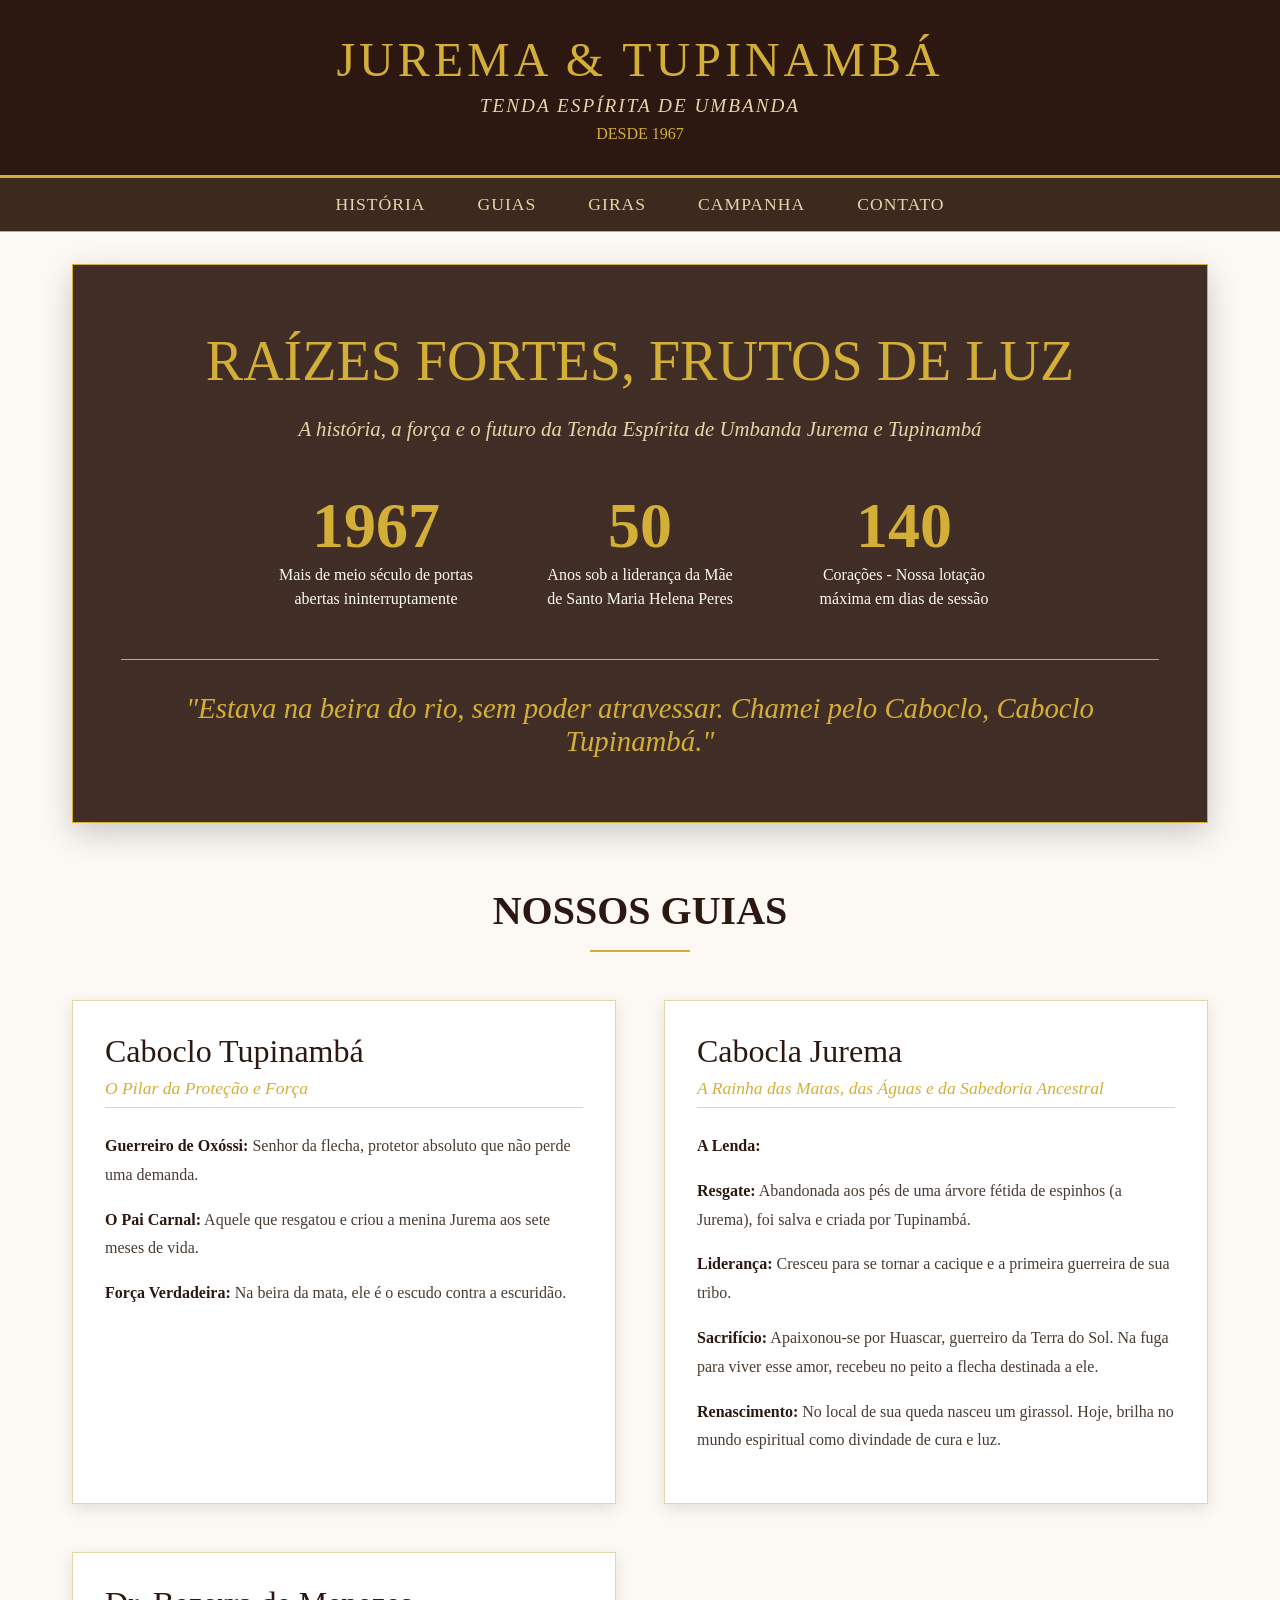
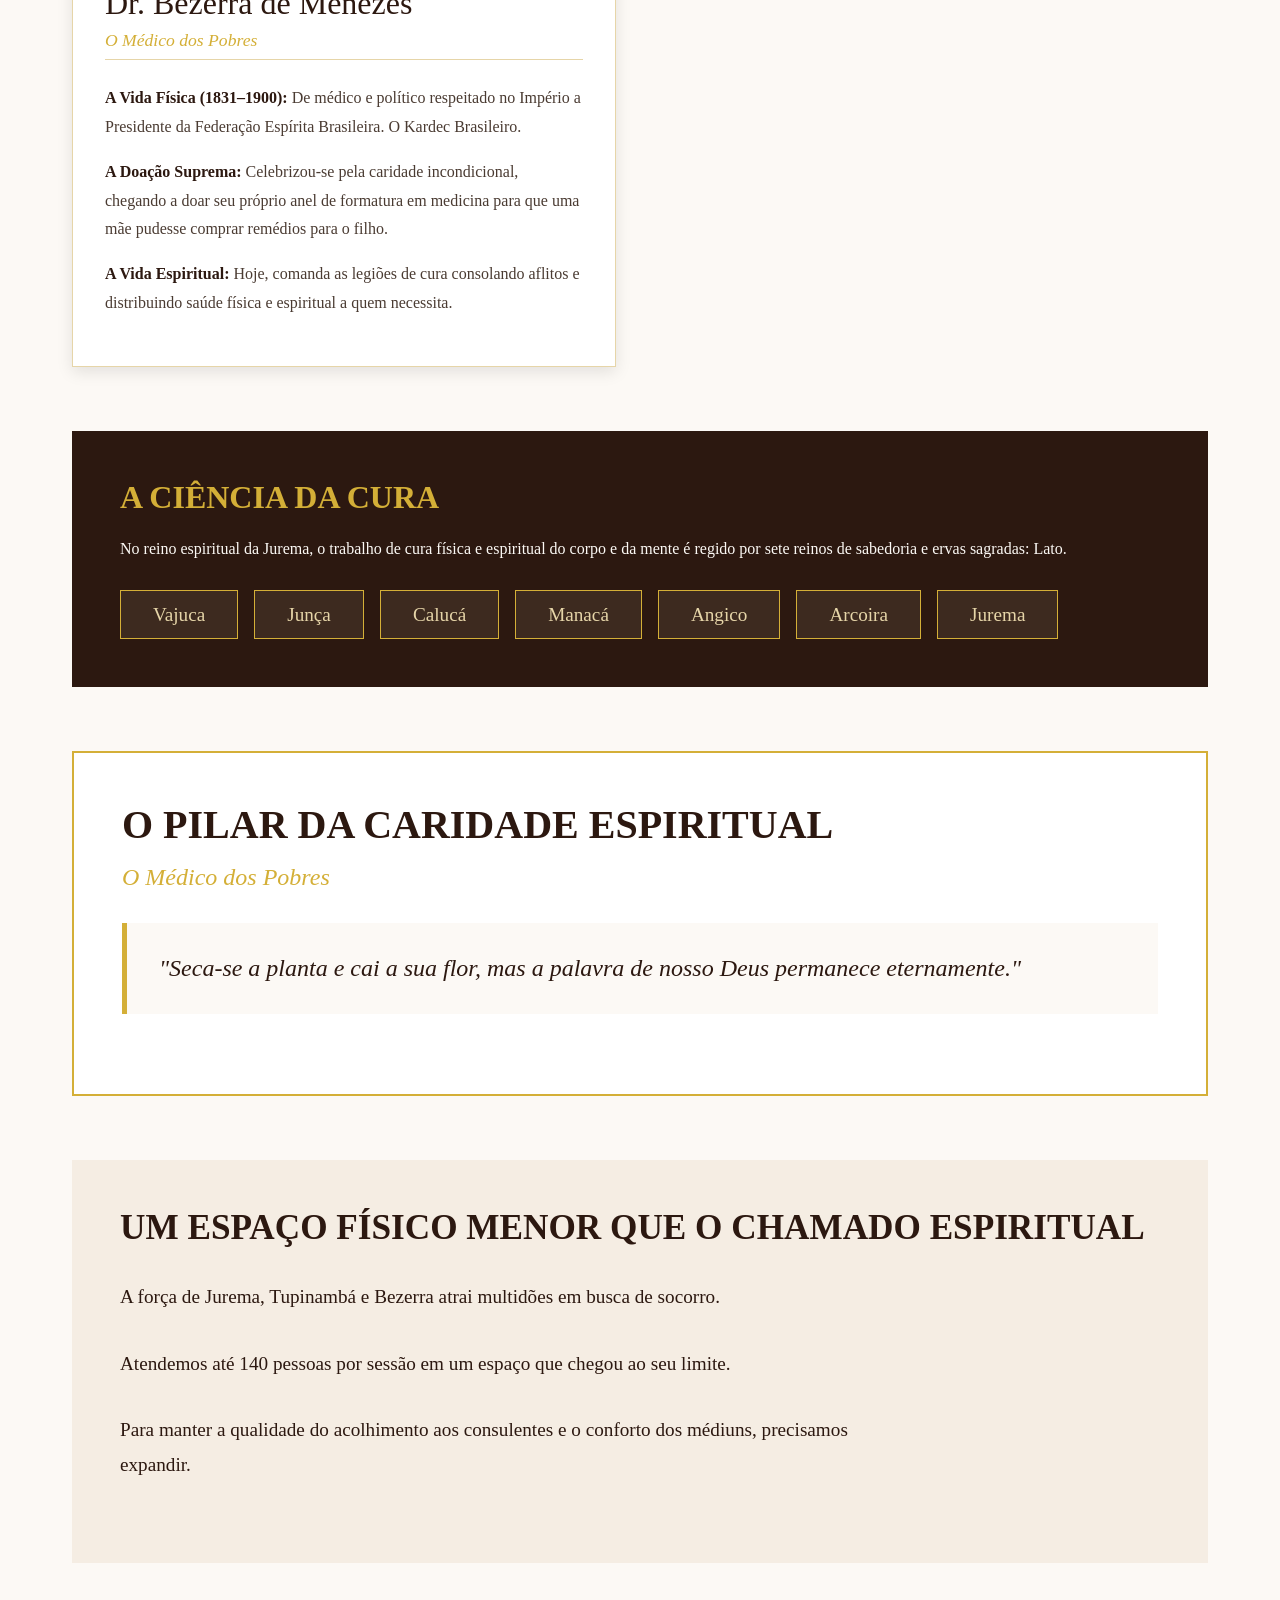
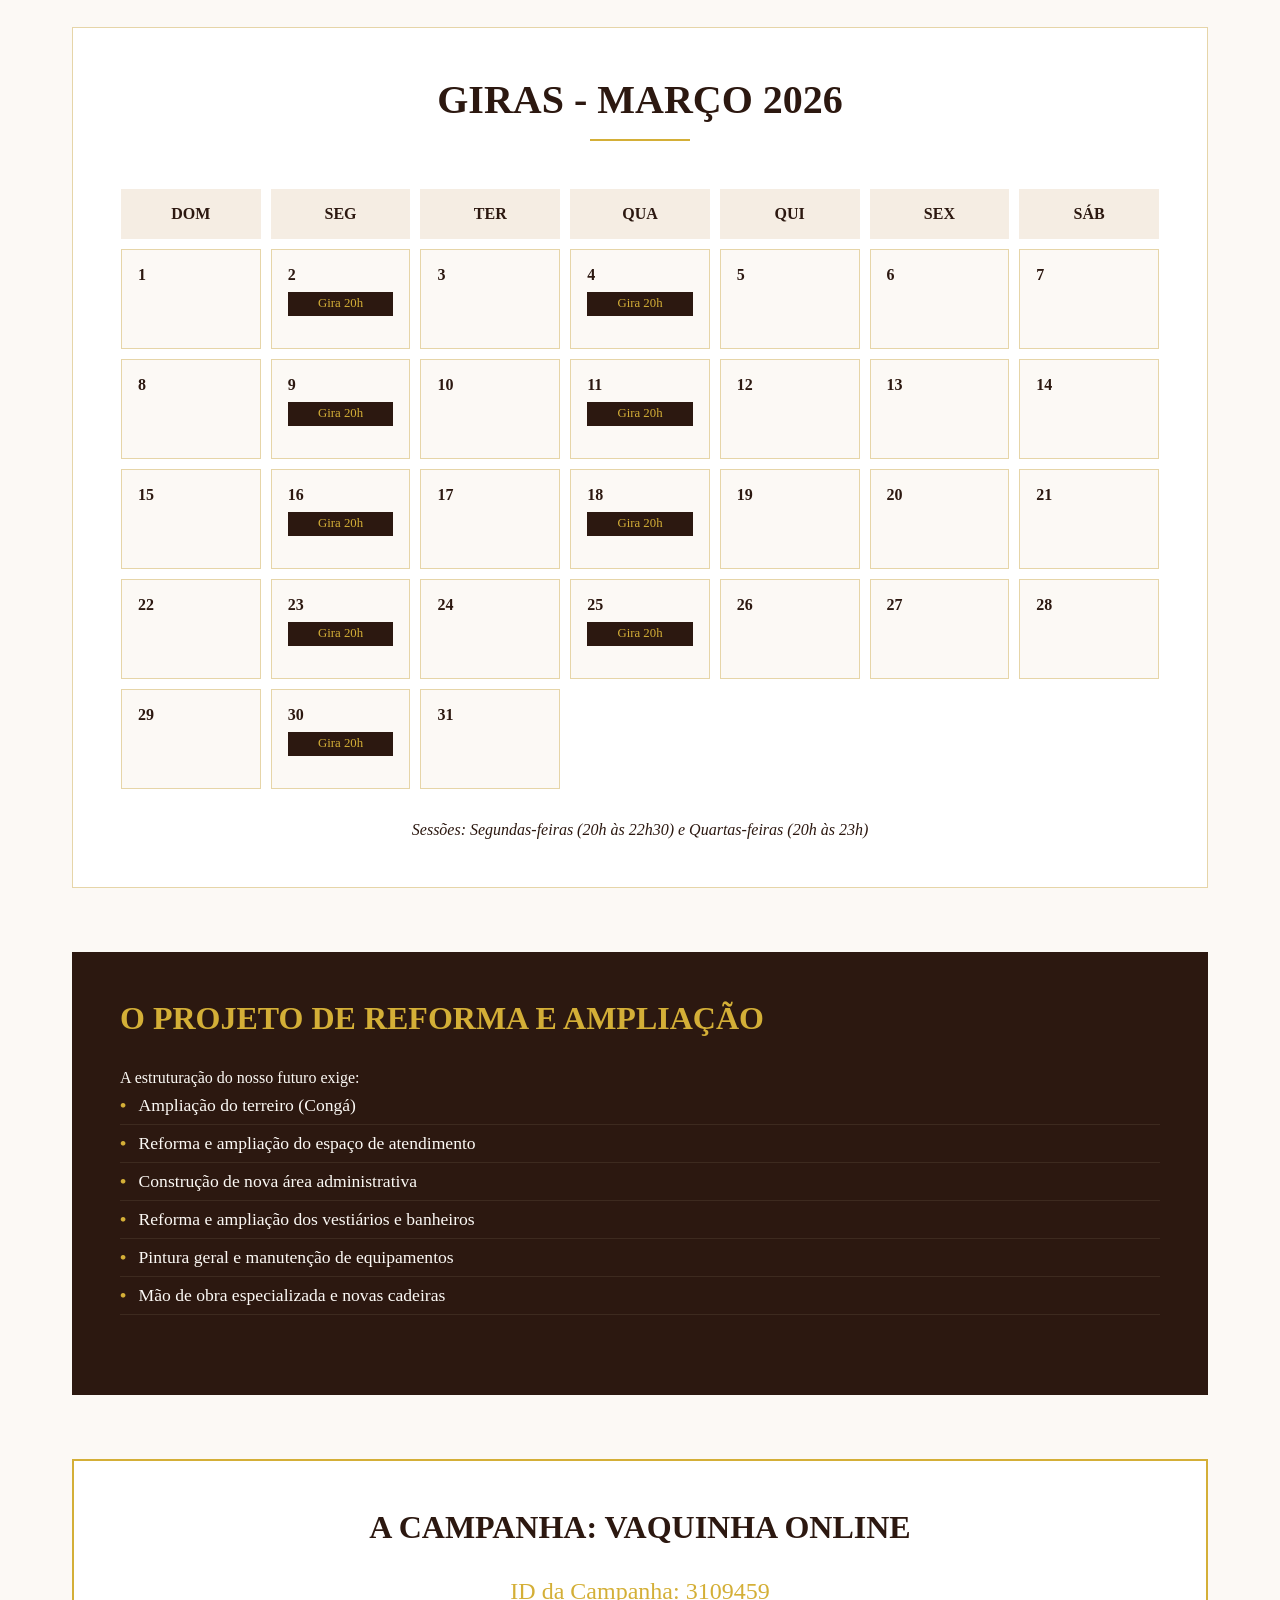
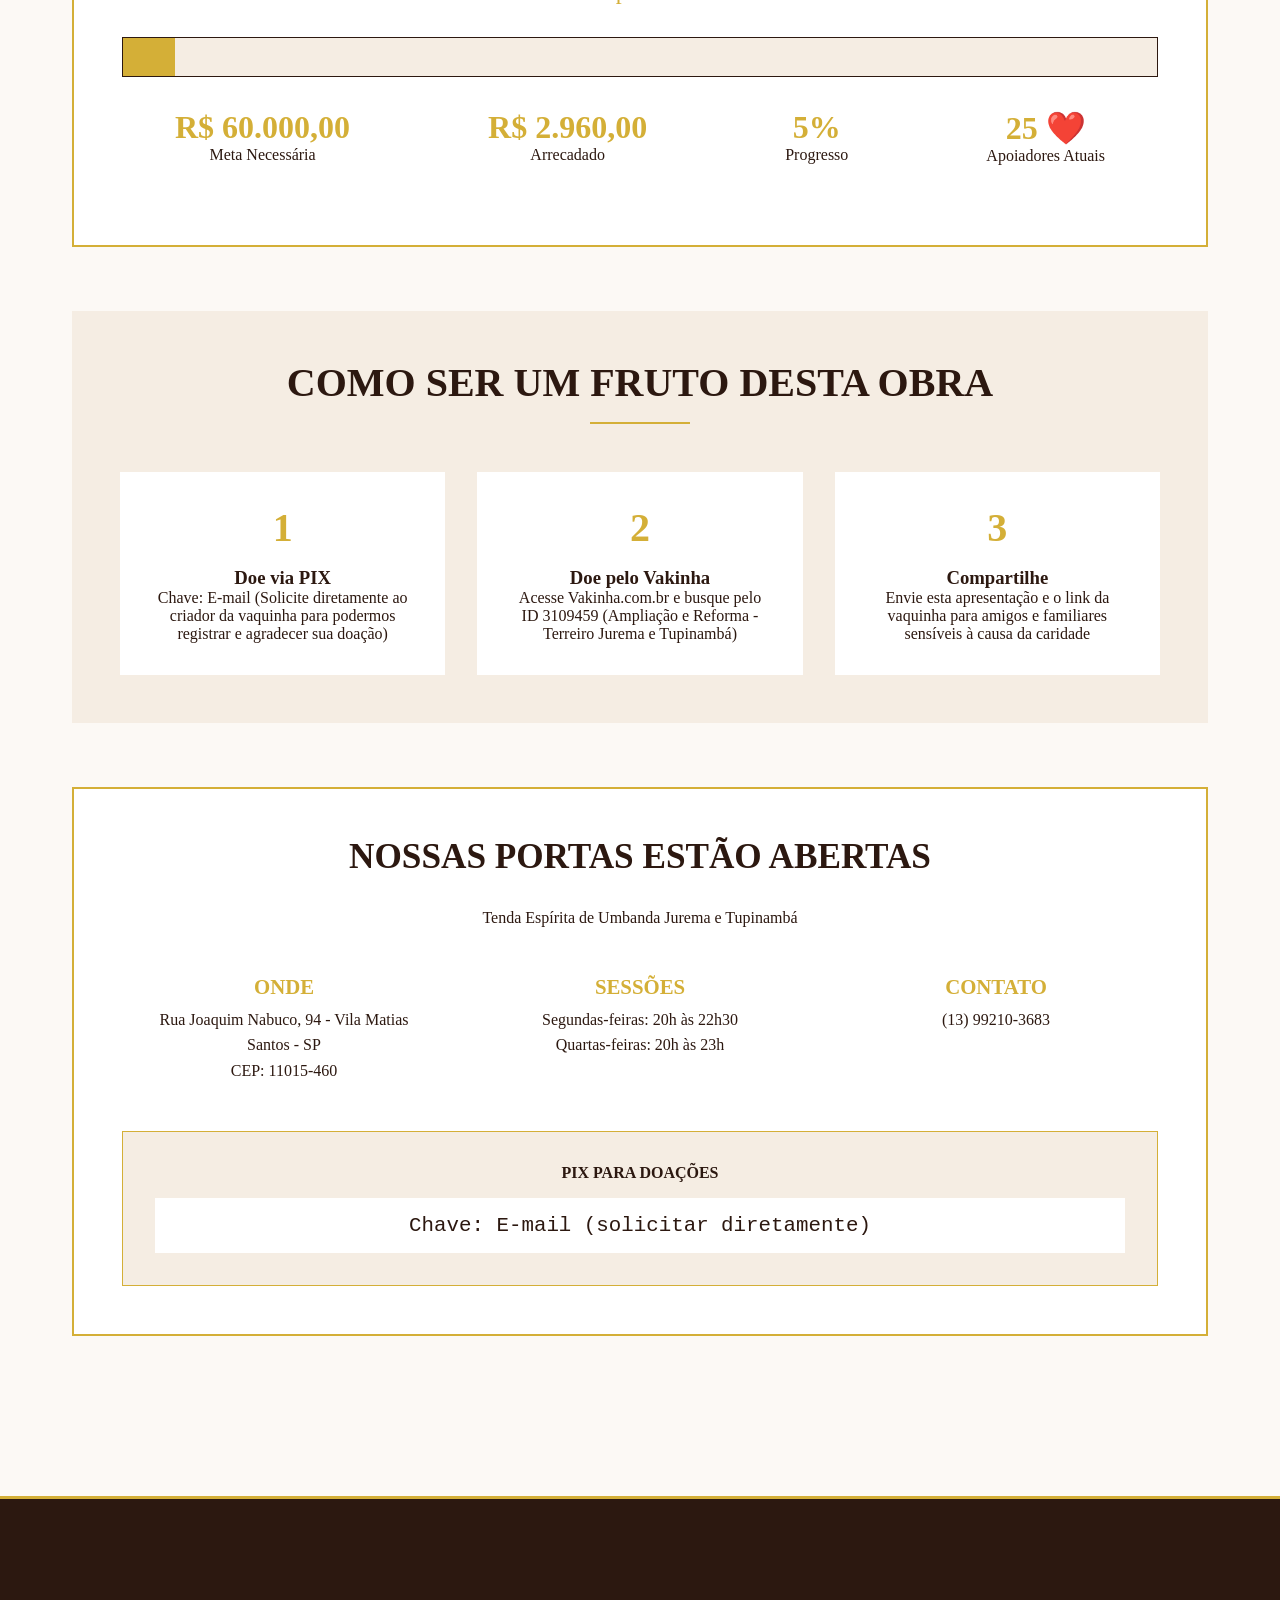
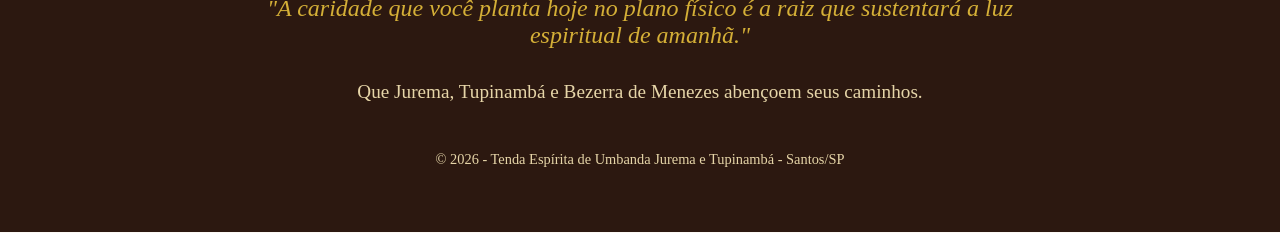
<file: index.html>
<!DOCTYPE html>
<html lang="pt-BR">
<head>
    <meta charset="UTF-8">
    <meta name="viewport" content="width=device-width, initial-scale=1.0">
    <title>Tenda Espírita de Umbanda Jurema e Tupinambá - Santos/SP</title>
    <style>
        * {
            margin: 0;
            padding: 0;
            box-sizing: border-box;
            font-family: 'Georgia', 'Times New Roman', serif;
        }

        body {
            background-color: #fcf9f5;
            color: #2c1810;
        }

        /* Cabeçalho elegante */
        header {
            background-color: #2c1810;
            color: #d4af37;
            padding: 2rem 2rem;
            text-align: center;
            border-bottom: 3px solid #d4af37;
        }

        .logo-principal {
            font-size: 3rem;
            font-weight: normal;
            letter-spacing: 4px;
            margin-bottom: 0.5rem;
            font-family: 'Georgia', serif;
        }

        .logo-secundario {
            font-size: 1.2rem;
            letter-spacing: 2px;
            color: #e6d5a8;
            font-style: italic;
        }

        .ano-fundacao {
            font-size: 1rem;
            margin-top: 0.5rem;
            color: #d4af37;
        }

        nav {
            background-color: #3d2a1f;
            padding: 1rem;
            text-align: center;
            border-bottom: 1px solid #d4af37;
        }

        nav a {
            color: #e6d5a8;
            text-decoration: none;
            margin: 0 1.5rem;
            font-size: 1.1rem;
            letter-spacing: 1px;
            transition: color 0.3s;
        }

        nav a:hover {
            color: #d4af37;
        }

        main {
            max-width: 1200px;
            margin: 0 auto;
            padding: 2rem;
        }

        /* Seção Raízes Fortes */
        .raizes-section {
            background: linear-gradient(rgba(44, 24, 16, 0.9), rgba(44, 24, 16, 0.9)), url('data:image/svg+xml;utf8,<svg xmlns="http://www.w3.org/2000/svg" viewBox="0 0 100 100" preserveAspectRatio="none"><path d="M0,0 L100,100 M100,0 L0,100" stroke="%23d4af37" stroke-width="0.5" opacity="0.2"/></svg>');
            color: #fcf9f5;
            padding: 4rem 3rem;
            margin-bottom: 3rem;
            border: 1px solid #d4af37;
            box-shadow: 0 10px 30px rgba(0,0,0,0.2);
        }

        .raizes-titulo {
            font-size: 3.5rem;
            color: #d4af37;
            margin-bottom: 1.5rem;
            text-align: center;
            font-weight: normal;
        }

        .raizes-subtitulo {
            font-size: 1.3rem;
            text-align: center;
            font-style: italic;
            margin-bottom: 3rem;
            color: #e6d5a8;
        }

        .stats-container {
            display: flex;
            justify-content: center;
            gap: 4rem;
            margin: 3rem 0;
            flex-wrap: wrap;
        }

        .stat-box {
            text-align: center;
        }

        .stat-number {
            font-size: 4rem;
            color: #d4af37;
            font-weight: bold;
        }

        .stat-text {
            max-width: 200px;
            font-size: 1rem;
            line-height: 1.5;
        }

        .ponto-cantado {
            text-align: center;
            font-size: 1.8rem;
            font-style: italic;
            margin-top: 3rem;
            color: #d4af37;
            border-top: 1px solid #d4af37;
            padding-top: 2rem;
        }

        /* Seção Guias */
        .guias-section {
            margin: 4rem 0;
        }

        .section-titulo {
            font-size: 2.5rem;
            color: #2c1810;
            text-align: center;
            margin-bottom: 3rem;
            position: relative;
        }

        .section-titulo::after {
            content: "";
            display: block;
            width: 100px;
            height: 2px;
            background: #d4af37;
            margin: 1rem auto;
        }

        .guias-grid {
            display: grid;
            grid-template-columns: repeat(auto-fit, minmax(350px, 1fr));
            gap: 3rem;
        }

        .guia-card {
            background: white;
            padding: 2rem;
            border: 1px solid #e6d5a8;
            box-shadow: 0 5px 15px rgba(0,0,0,0.1);
        }

        .guia-nome {
            font-size: 2rem;
            color: #2c1810;
            margin-bottom: 0.5rem;
        }

        .guia-titulo {
            font-size: 1.1rem;
            color: #d4af37;
            font-style: italic;
            margin-bottom: 1.5rem;
            border-bottom: 1px solid #e6d5a8;
            padding-bottom: 0.5rem;
        }

        .guia-historia {
            line-height: 1.8;
            color: #4a3b32;
        }

        .guia-historia p {
            margin-bottom: 1rem;
        }

        .guia-historia strong {
            color: #2c1810;
        }

        /* Lenda da Jurema */
        .lenda-section {
            background: #f5ede3;
            padding: 3rem;
            margin: 4rem 0;
            border-left: 5px solid #d4af37;
        }

        .lenda-titulo {
            font-size: 2rem;
            color: #2c1810;
            margin-bottom: 2rem;
        }

        .lenda-grid {
            display: grid;
            grid-template-columns: repeat(4, 1fr);
            gap: 2rem;
        }

        .lenda-item {
            text-align: center;
        }

        .lenda-item strong {
            display: block;
            color: #d4af37;
            font-size: 1.3rem;
            margin-bottom: 0.5rem;
        }

        /* Ciência da Cura */
        .cura-section {
            background: #2c1810;
            color: #fcf9f5;
            padding: 3rem;
            margin: 4rem 0;
        }

        .cura-titulo {
            color: #d4af37;
            font-size: 2rem;
            margin-bottom: 1.5rem;
        }

        .reinos-grid {
            display: flex;
            flex-wrap: wrap;
            gap: 1rem;
            margin-top: 2rem;
        }

        .reino-item {
            background: #3d2a1f;
            color: #e6d5a8;
            padding: 0.8rem 2rem;
            border: 1px solid #d4af37;
            font-size: 1.2rem;
        }

        /* Bezerra de Menezes */
        .bezerra-section {
            background: white;
            padding: 3rem;
            margin: 4rem 0;
            border: 2px solid #d4af37;
        }

        .bezerra-titulo {
            font-size: 2.5rem;
            color: #2c1810;
            margin-bottom: 1rem;
        }

        .bezerra-subtitulo {
            font-size: 1.5rem;
            color: #d4af37;
            margin-bottom: 2rem;
            font-style: italic;
        }

        .bezerra-citacao {
            font-size: 1.5rem;
            font-style: italic;
            color: #2c1810;
            margin: 2rem 0;
            padding: 2rem;
            border-left: 5px solid #d4af37;
            background: #fcf9f5;
        }

        /* Espaço Físico */
        .espaco-section {
            background: #f5ede3;
            padding: 3rem;
            margin: 4rem 0;
        }

        .espaco-titulo {
            font-size: 2.2rem;
            color: #2c1810;
            margin-bottom: 2rem;
        }

        .espaco-texto {
            font-size: 1.2rem;
            line-height: 1.8;
            margin-bottom: 2rem;
            max-width: 800px;
        }

        /* Projeto Reforma */
        .reforma-section {
            background: #2c1810;
            color: #fcf9f5;
            padding: 3rem;
            margin: 4rem 0;
        }

        .reforma-titulo {
            color: #d4af37;
            font-size: 2rem;
            margin-bottom: 2rem;
        }

        .reforma-lista {
            list-style: none;
            margin-bottom: 2rem;
        }

        .reforma-lista li {
            padding: 0.5rem 0;
            font-size: 1.1rem;
            border-bottom: 1px solid #3d2a1f;
        }

        .reforma-lista li::before {
            content: "• ";
            color: #d4af37;
            font-weight: bold;
            margin-right: 0.5rem;
        }

        /* Campanha */
        .campanha-section {
            background: white;
            padding: 3rem;
            margin: 4rem 0;
            border: 2px solid #d4af37;
        }

        .campanha-titulo {
            font-size: 2rem;
            color: #2c1810;
            text-align: center;
            margin-bottom: 2rem;
        }

        .vakinha-id {
            font-size: 1.5rem;
            color: #d4af37;
            text-align: center;
            margin-bottom: 2rem;
        }

        .progresso-container {
            background: #f5ede3;
            border-radius: 0;
            height: 40px;
            margin: 2rem 0;
            border: 1px solid #2c1810;
        }

        .progresso-bar {
            background: #d4af37;
            height: 100%;
            width: 5%;
        }

        .campanha-stats {
            display: flex;
            justify-content: space-around;
            margin: 2rem 0;
            flex-wrap: wrap;
            gap: 2rem;
        }

        .stat-campanha {
            text-align: center;
        }

        .stat-campanha .valor {
            font-size: 2rem;
            color: #d4af37;
            font-weight: bold;
        }

        /* Como ajudar */
        .ajuda-section {
            background: #f5ede3;
            padding: 3rem;
            margin: 4rem 0;
        }

        .ajuda-grid {
            display: grid;
            grid-template-columns: repeat(3, 1fr);
            gap: 2rem;
        }

        .ajuda-item {
            text-align: center;
            padding: 2rem;
            background: white;
        }

        .ajuda-numero {
            font-size: 2.5rem;
            color: #d4af37;
            font-weight: bold;
            margin-bottom: 1rem;
        }

        /* Contato */
        .contato-section {
            background: white;
            padding: 3rem;
            margin: 4rem 0;
            border: 2px solid #d4af37;
        }

        .contato-titulo {
            font-size: 2.2rem;
            color: #2c1810;
            margin-bottom: 2rem;
            text-align: center;
        }

        .info-container {
            display: grid;
            grid-template-columns: repeat(3, 1fr);
            gap: 2rem;
            margin: 3rem 0;
        }

        .info-bloco {
            text-align: center;
        }

        .info-bloco strong {
            display: block;
            color: #d4af37;
            font-size: 1.3rem;
            margin-bottom: 0.5rem;
        }

        .info-bloco p {
            line-height: 1.6;
        }

        .pix-info {
            background: #f5ede3;
            padding: 2rem;
            text-align: center;
            margin-top: 2rem;
            border: 1px solid #d4af37;
        }

        .pix-chave {
            font-size: 1.3rem;
            color: #2c1810;
            font-family: monospace;
            background: white;
            padding: 1rem;
            margin-top: 1rem;
        }

        /* Rodapé */
        footer {
            background: #2c1810;
            color: #e6d5a8;
            text-align: center;
            padding: 4rem 2rem;
            margin-top: 4rem;
            border-top: 3px solid #d4af37;
        }

        .footer-citacao {
            font-size: 1.5rem;
            color: #d4af37;
            font-style: italic;
            max-width: 800px;
            margin: 2rem auto;
        }

        .footer-bencaos {
            font-size: 1.2rem;
            margin-top: 2rem;
        }

        /* Calendário */
        .calendario-section {
            background: white;
            padding: 3rem;
            margin: 4rem 0;
            border: 1px solid #e6d5a8;
        }

        .calendario-grid {
            display: grid;
            grid-template-columns: repeat(7, 1fr);
            gap: 10px;
            margin-top: 2rem;
        }

        .calendario-dia-semana {
            text-align: center;
            padding: 1rem;
            background: #f5ede3;
            color: #2c1810;
            font-weight: bold;
        }

        .calendario-dia {
            border: 1px solid #e6d5a8;
            padding: 1rem;
            min-height: 100px;
            background: #fcf9f5;
        }

        .dia-numero {
            font-weight: bold;
            color: #2c1810;
            margin-bottom: 0.5rem;
        }

        .gira-evento {
            background: #2c1810;
            color: #d4af37;
            padding: 0.3rem;
            font-size: 0.8rem;
            margin-top: 0.3rem;
            text-align: center;
        }

        /* Responsividade */
        @media (max-width: 768px) {
            .lenda-grid {
                grid-template-columns: 1fr;
            }
            
            .ajuda-grid {
                grid-template-columns: 1fr;
            }
            
            .info-container {
                grid-template-columns: 1fr;
            }
            
            .stats-container {
                gap: 2rem;
            }
            
            .logo-principal {
                font-size: 2rem;
            }
            
            nav a {
                display: block;
                margin: 0.5rem 0;
            }
        }
    </style>
</head>
<body>
    <header>
        <div class="logo-principal">JUREMA & TUPINAMBÁ</div>
        <div class="logo-secundario">TENDA ESPÍRITA DE UMBANDA</div>
        <div class="ano-fundacao">DESDE 1967</div>
    </header>

    <nav>
        <a href="#historia">HISTÓRIA</a>
        <a href="#guias">GUIAS</a>
        <a href="#giras">GIRAS</a>
        <a href="#campanha">CAMPANHA</a>
        <a href="#contato">CONTATO</a>
    </nav>

    <main>
        <!-- Raízes Fortes, Frutos de Luz -->
        <section id="historia" class="raizes-section">
            <h1 class="raizes-titulo">RAÍZES FORTES, FRUTOS DE LUZ</h1>
            <div class="raizes-subtitulo">A história, a força e o futuro da Tenda Espírita de Umbanda Jurema e Tupinambá</div>
            
            <div class="stats-container">
                <div class="stat-box">
                    <div class="stat-number">1967</div>
                    <div class="stat-text">Mais de meio século de portas abertas ininterruptamente</div>
                </div>
                <div class="stat-box">
                    <div class="stat-number">50</div>
                    <div class="stat-text">Anos sob a liderança da Mãe de Santo Maria Helena Peres</div>
                </div>
                <div class="stat-box">
                    <div class="stat-number">140</div>
                    <div class="stat-text">Corações - Nossa lotação máxima em dias de sessão</div>
                </div>
            </div>

            <div class="ponto-cantado">
                "Estava na beira do rio, sem poder atravessar. Chamei pelo Caboclo, Caboclo Tupinambá."
            </div>
        </section>

        <!-- Guias Espirituais -->
        <section id="guias" class="guias-section">
            <h2 class="section-titulo">NOSSOS GUIAS</h2>
            
            <div class="guias-grid">
                <!-- Caboclo Tupinambá -->
                <div class="guia-card">
                    <div class="guia-nome">Caboclo Tupinambá</div>
                    <div class="guia-titulo">O Pilar da Proteção e Força</div>
                    <div class="guia-historia">
                        <p><strong>Guerreiro de Oxóssi:</strong> Senhor da flecha, protetor absoluto que não perde uma demanda.</p>
                        <p><strong>O Pai Carnal:</strong> Aquele que resgatou e criou a menina Jurema aos sete meses de vida.</p>
                        <p><strong>Força Verdadeira:</strong> Na beira da mata, ele é o escudo contra a escuridão.</p>
                    </div>
                </div>

                <!-- Cabocla Jurema -->
                <div class="guia-card">
                    <div class="guia-nome">Cabocla Jurema</div>
                    <div class="guia-titulo">A Rainha das Matas, das Águas e da Sabedoria Ancestral</div>
                    <div class="guia-historia">
                        <p><strong>A Lenda:</strong></p>
                        <p><strong>Resgate:</strong> Abandonada aos pés de uma árvore fétida de espinhos (a Jurema), foi salva e criada por Tupinambá.</p>
                        <p><strong>Liderança:</strong> Cresceu para se tornar a cacique e a primeira guerreira de sua tribo.</p>
                        <p><strong>Sacrifício:</strong> Apaixonou-se por Huascar, guerreiro da Terra do Sol. Na fuga para viver esse amor, recebeu no peito a flecha destinada a ele.</p>
                        <p><strong>Renascimento:</strong> No local de sua queda nasceu um girassol. Hoje, brilha no mundo espiritual como divindade de cura e luz.</p>
                    </div>
                </div>

                <!-- Dr. Bezerra de Menezes -->
                <div class="guia-card">
                    <div class="guia-nome">Dr. Bezerra de Menezes</div>
                    <div class="guia-titulo">O Médico dos Pobres</div>
                    <div class="guia-historia">
                        <p><strong>A Vida Física (1831–1900):</strong> De médico e político respeitado no Império a Presidente da Federação Espírita Brasileira. O Kardec Brasileiro.</p>
                        <p><strong>A Doação Suprema:</strong> Celebrizou-se pela caridade incondicional, chegando a doar seu próprio anel de formatura em medicina para que uma mãe pudesse comprar remédios para o filho.</p>
                        <p><strong>A Vida Espiritual:</strong> Hoje, comanda as legiões de cura consolando aflitos e distribuindo saúde física e espiritual a quem necessita.</p>
                    </div>
                </div>
            </div>
        </section>

        <!-- Ciência da Cura -->
        <section class="cura-section">
            <h2 class="cura-titulo">A CIÊNCIA DA CURA</h2>
            <p>No reino espiritual da Jurema, o trabalho de cura física e espiritual do corpo e da mente é regido por sete reinos de sabedoria e ervas sagradas: Lato.</p>
            
            <div class="reinos-grid">
                <span class="reino-item">Vajuca</span>
                <span class="reino-item">Junça</span>
                <span class="reino-item">Calucá</span>
                <span class="reino-item">Manacá</span>
                <span class="reino-item">Angico</span>
                <span class="reino-item">Arcoira</span>
                <span class="reino-item">Jurema</span>
            </div>
        </section>

        <!-- Bezerra de Menezes -->
        <section class="bezerra-section">
            <h2 class="bezerra-titulo">O PILAR DA CARIDADE ESPIRITUAL</h2>
            <div class="bezerra-subtitulo">O Médico dos Pobres</div>
            
            <div class="bezerra-citacao">
                "Seca-se a planta e cai a sua flor, mas a palavra de nosso Deus permanece eternamente."
            </div>
        </section>

        <!-- Espaço Físico -->
        <section class="espaco-section">
            <h2 class="espaco-titulo">UM ESPAÇO FÍSICO MENOR QUE O CHAMADO ESPIRITUAL</h2>
            <p class="espaco-texto">A força de Jurema, Tupinambá e Bezerra atrai multidões em busca de socorro.</p>
            <p class="espaco-texto">Atendemos até 140 pessoas por sessão em um espaço que chegou ao seu limite.</p>
            <p class="espaco-texto">Para manter a qualidade do acolhimento aos consulentes e o conforto dos médiuns, precisamos expandir.</p>
        </section>

        <!-- Calendário de Giras -->
        <section id="giras" class="calendario-section">
            <h2 class="section-titulo">GIRAS - MARÇO 2026</h2>
            
            <div class="calendario-grid">
                <div class="calendario-dia-semana">DOM</div>
                <div class="calendario-dia-semana">SEG</div>
                <div class="calendario-dia-semana">TER</div>
                <div class="calendario-dia-semana">QUA</div>
                <div class="calendario-dia-semana">QUI</div>
                <div class="calendario-dia-semana">SEX</div>
                <div class="calendario-dia-semana">SÁB</div>
                
                <div class="calendario-dia"><div class="dia-numero">1</div></div>
                <div class="calendario-dia"><div class="dia-numero">2</div><div class="gira-evento">Gira 20h</div></div>
                <div class="calendario-dia"><div class="dia-numero">3</div></div>
                <div class="calendario-dia"><div class="dia-numero">4</div><div class="gira-evento">Gira 20h</div></div>
                <div class="calendario-dia"><div class="dia-numero">5</div></div>
                <div class="calendario-dia"><div class="dia-numero">6</div></div>
                <div class="calendario-dia"><div class="dia-numero">7</div></div>
                <div class="calendario-dia"><div class="dia-numero">8</div></div>
                <div class="calendario-dia"><div class="dia-numero">9</div><div class="gira-evento">Gira 20h</div></div>
                <div class="calendario-dia"><div class="dia-numero">10</div></div>
                <div class="calendario-dia"><div class="dia-numero">11</div><div class="gira-evento">Gira 20h</div></div>
                <div class="calendario-dia"><div class="dia-numero">12</div></div>
                <div class="calendario-dia"><div class="dia-numero">13</div></div>
                <div class="calendario-dia"><div class="dia-numero">14</div></div>
                <div class="calendario-dia"><div class="dia-numero">15</div></div>
                <div class="calendario-dia"><div class="dia-numero">16</div><div class="gira-evento">Gira 20h</div></div>
                <div class="calendario-dia"><div class="dia-numero">17</div></div>
                <div class="calendario-dia"><div class="dia-numero">18</div><div class="gira-evento">Gira 20h</div></div>
                <div class="calendario-dia"><div class="dia-numero">19</div></div>
                <div class="calendario-dia"><div class="dia-numero">20</div></div>
                <div class="calendario-dia"><div class="dia-numero">21</div></div>
                <div class="calendario-dia"><div class="dia-numero">22</div></div>
                <div class="calendario-dia"><div class="dia-numero">23</div><div class="gira-evento">Gira 20h</div></div>
                <div class="calendario-dia"><div class="dia-numero">24</div></div>
                <div class="calendario-dia"><div class="dia-numero">25</div><div class="gira-evento">Gira 20h</div></div>
                <div class="calendario-dia"><div class="dia-numero">26</div></div>
                <div class="calendario-dia"><div class="dia-numero">27</div></div>
                <div class="calendario-dia"><div class="dia-numero">28</div></div>
                <div class="calendario-dia"><div class="dia-numero">29</div></div>
                <div class="calendario-dia"><div class="dia-numero">30</div><div class="gira-evento">Gira 20h</div></div>
                <div class="calendario-dia"><div class="dia-numero">31</div></div>
            </div>
            
            <p style="text-align: center; margin-top: 2rem; font-style: italic; color: #2c1810;">
                Sessões: Segundas-feiras (20h às 22h30) e Quartas-feiras (20h às 23h)
            </p>
        </section>

        <!-- Projeto Reforma -->
        <section id="campanha" class="reforma-section">
            <h2 class="reforma-titulo">O PROJETO DE REFORMA E AMPLIAÇÃO</h2>
            <p>A estruturação do nosso futuro exige:</p>
            
            <ul class="reforma-lista">
                <li>Ampliação do terreiro (Congá)</li>
                <li>Reforma e ampliação do espaço de atendimento</li>
                <li>Construção de nova área administrativa</li>
                <li>Reforma e ampliação dos vestiários e banheiros</li>
                <li>Pintura geral e manutenção de equipamentos</li>
                <li>Mão de obra especializada e novas cadeiras</li>
            </ul>
        </section>

        <!-- Campanha Vaquinha -->
        <section class="campanha-section">
            <h2 class="campanha-titulo">A CAMPANHA: VAQUINHA ONLINE</h2>
            <div class="vakinha-id">ID da Campanha: 3109459</div>
            
            <div class="progresso-container">
                <div class="progresso-bar" style="width: 5%;"></div>
            </div>
            
            <div class="campanha-stats">
                <div class="stat-campanha">
                    <div class="valor">R$ 60.000,00</div>
                    <div>Meta Necessária</div>
                </div>
                <div class="stat-campanha">
                    <div class="valor">R$ 2.960,00</div>
                    <div>Arrecadado</div>
                </div>
                <div class="stat-campanha">
                    <div class="valor">5%</div>
                    <div>Progresso</div>
                </div>
                <div class="stat-campanha">
                    <div class="valor">25 ❤️</div>
                    <div>Apoiadores Atuais</div>
                </div>
            </div>
        </section>

        <!-- Como Ser um Fruto Desta Obra -->
        <section class="ajuda-section">
            <h2 class="section-titulo">COMO SER UM FRUTO DESTA OBRA</h2>
            
            <div class="ajuda-grid">
                <div class="ajuda-item">
                    <div class="ajuda-numero">1</div>
                    <h3>Doe via PIX</h3>
                    <p>Chave: E-mail (Solicite diretamente ao criador da vaquinha para podermos registrar e agradecer sua doação)</p>
                </div>
                
                <div class="ajuda-item">
                    <div class="ajuda-numero">2</div>
                    <h3>Doe pelo Vakinha</h3>
                    <p>Acesse Vakinha.com.br e busque pelo ID 3109459 (Ampliação e Reforma - Terreiro Jurema e Tupinambá)</p>
                </div>
                
                <div class="ajuda-item">
                    <div class="ajuda-numero">3</div>
                    <h3>Compartilhe</h3>
                    <p>Envie esta apresentação e o link da vaquinha para amigos e familiares sensíveis à causa da caridade</p>
                </div>
            </div>
        </section>

        <!-- Nossas Portas Estão Abertas -->
        <section id="contato" class="contato-section">
            <h2 class="contato-titulo">NOSSAS PORTAS ESTÃO ABERTAS</h2>
            <div style="text-align: center; margin-bottom: 2rem;">Tenda Espírita de Umbanda Jurema e Tupinambá</div>
            
            <div class="info-container">
                <div class="info-bloco">
                    <strong>ONDE</strong>
                    <p>Rua Joaquim Nabuco, 94 - Vila Matias<br>Santos - SP<br>CEP: 11015-460</p>
                </div>
                
                <div class="info-bloco">
                    <strong>SESSÕES</strong>
                    <p>Segundas-feiras: 20h às 22h30<br>Quartas-feiras: 20h às 23h</p>
                </div>
                
                <div class="info-bloco">
                    <strong>CONTATO</strong>
                    <p>(13) 99210-3683</p>
                </div>
            </div>
            
            <div class="pix-info">
                <strong>PIX PARA DOAÇÕES</strong>
                <div class="pix-chave">Chave: E-mail (solicitar diretamente)</div>
            </div>
        </section>
    </main>

    <footer>
        <div class="footer-citacao">
            "A caridade que você planta hoje no plano físico é a raiz que sustentará a luz espiritual de amanhã."
        </div>
        
        <div class="footer-bencaos">
            Que Jurema, Tupinambá e Bezerra de Menezes abençoem seus caminhos.
        </div>
        
        <p style="margin-top: 3rem; font-size: 0.9rem;">© 2026 - Tenda Espírita de Umbanda Jurema e Tupinambá - Santos/SP</p>
    </footer>

    <script>
        // Funções simples para navegação suave
        document.querySelectorAll('nav a').forEach(link => {
            link.addEventListener('click', function(e) {
                e.preventDefault();
                const target = document.querySelector(this.getAttribute('href'));
                target.scrollIntoView({ behavior: 'smooth' });
            });
        });
    </script>
</body>
</html>
</file>
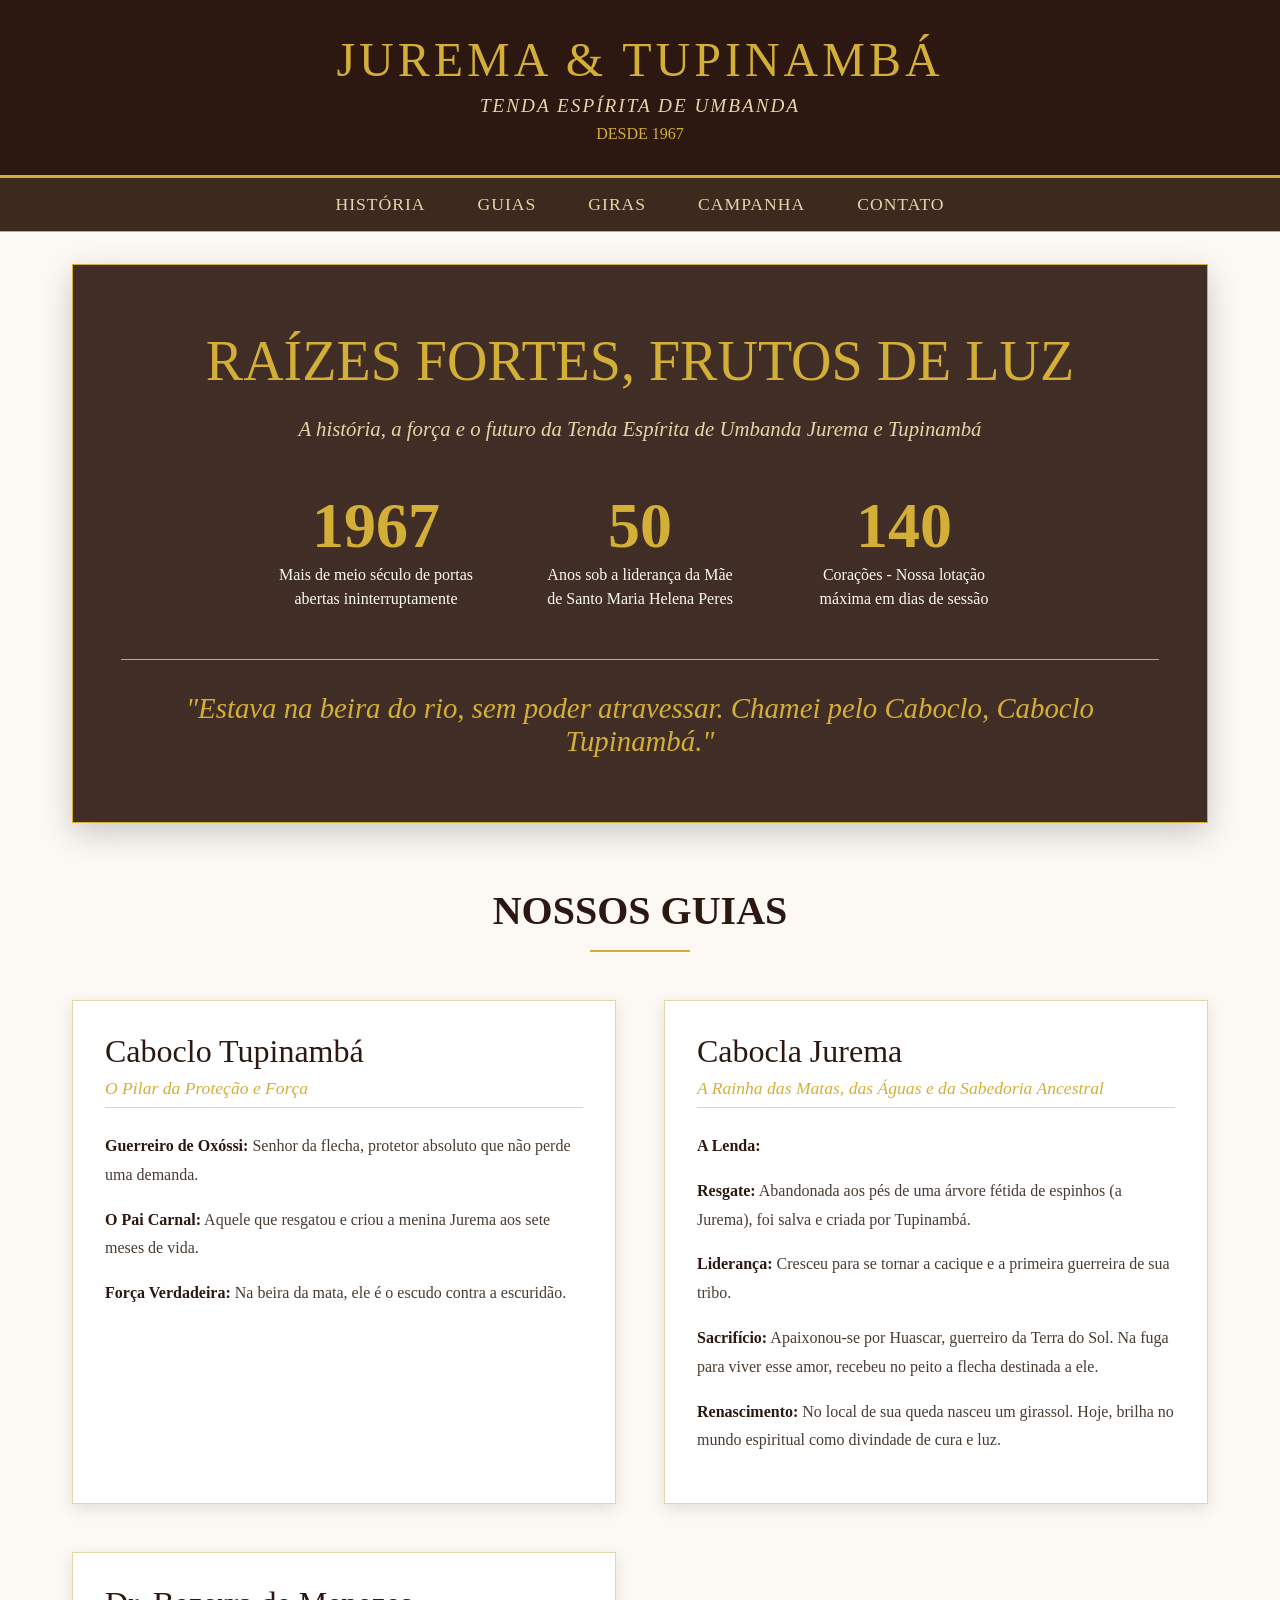
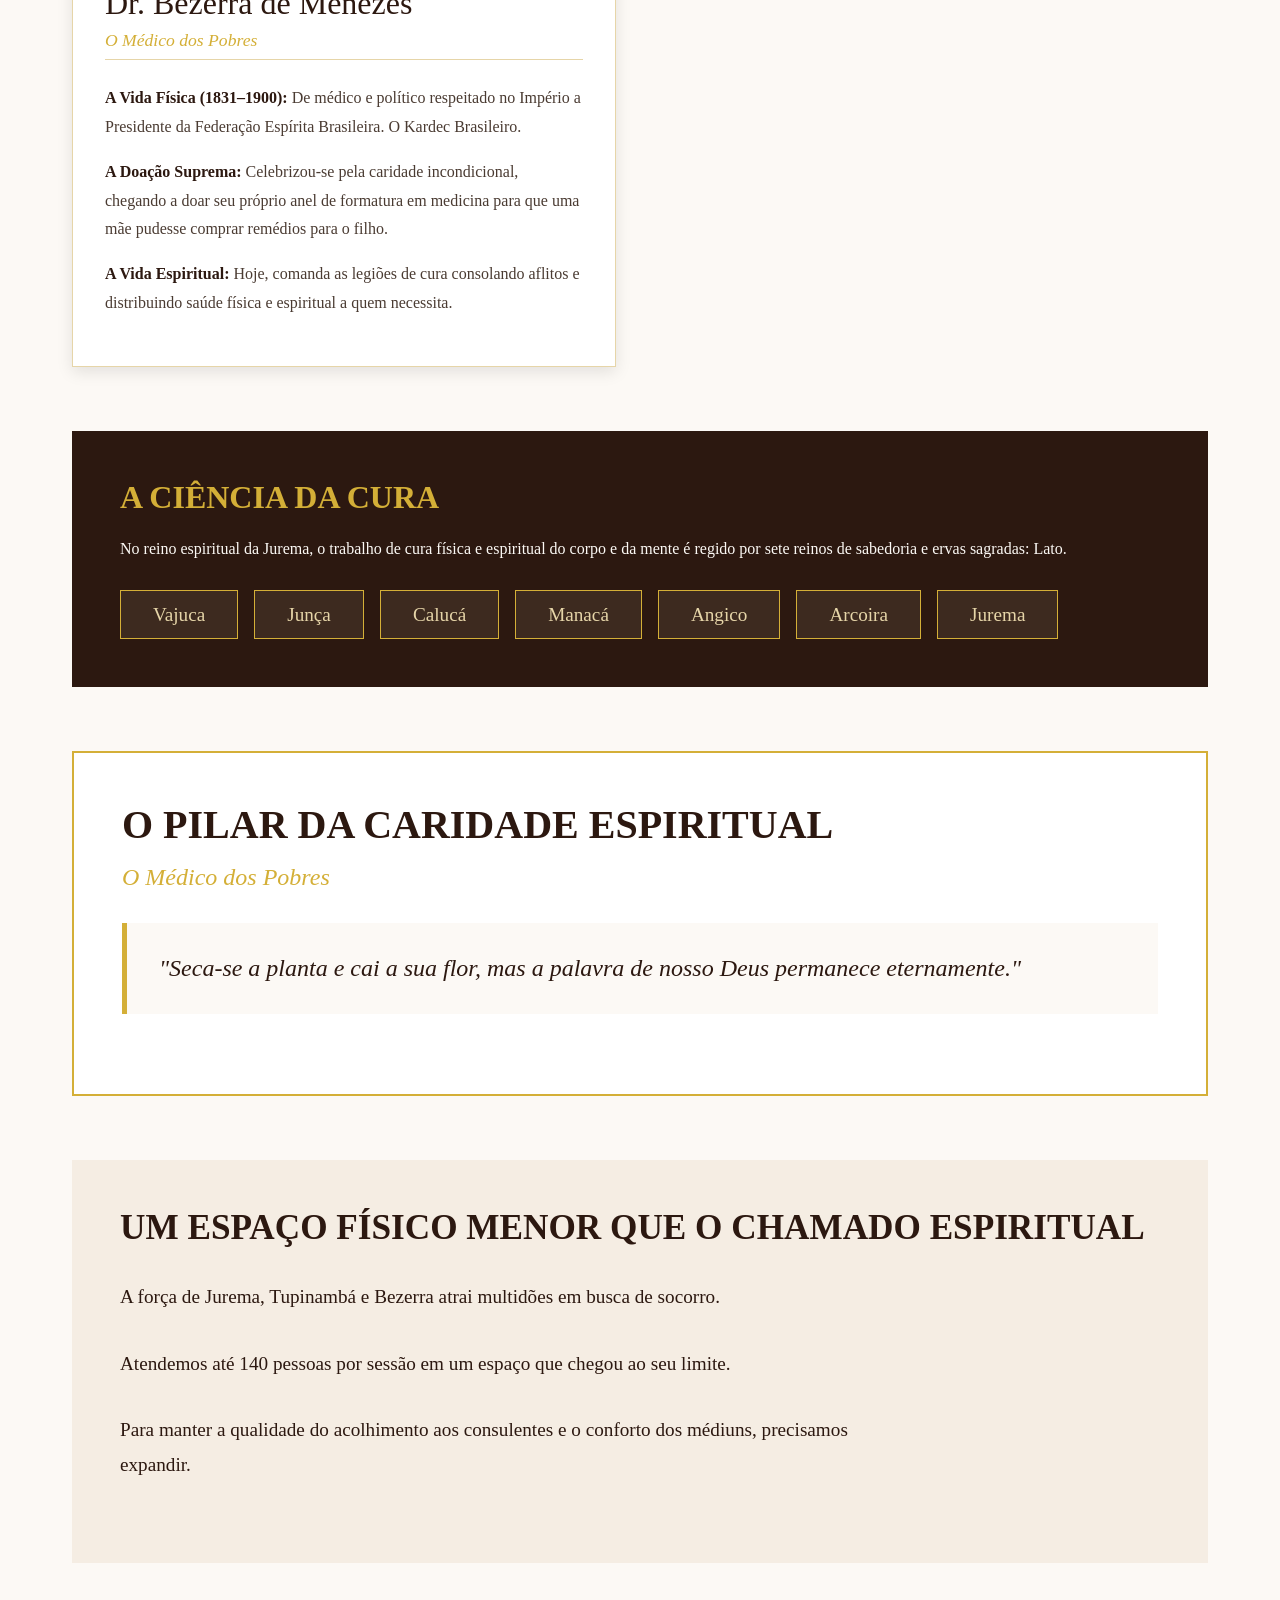
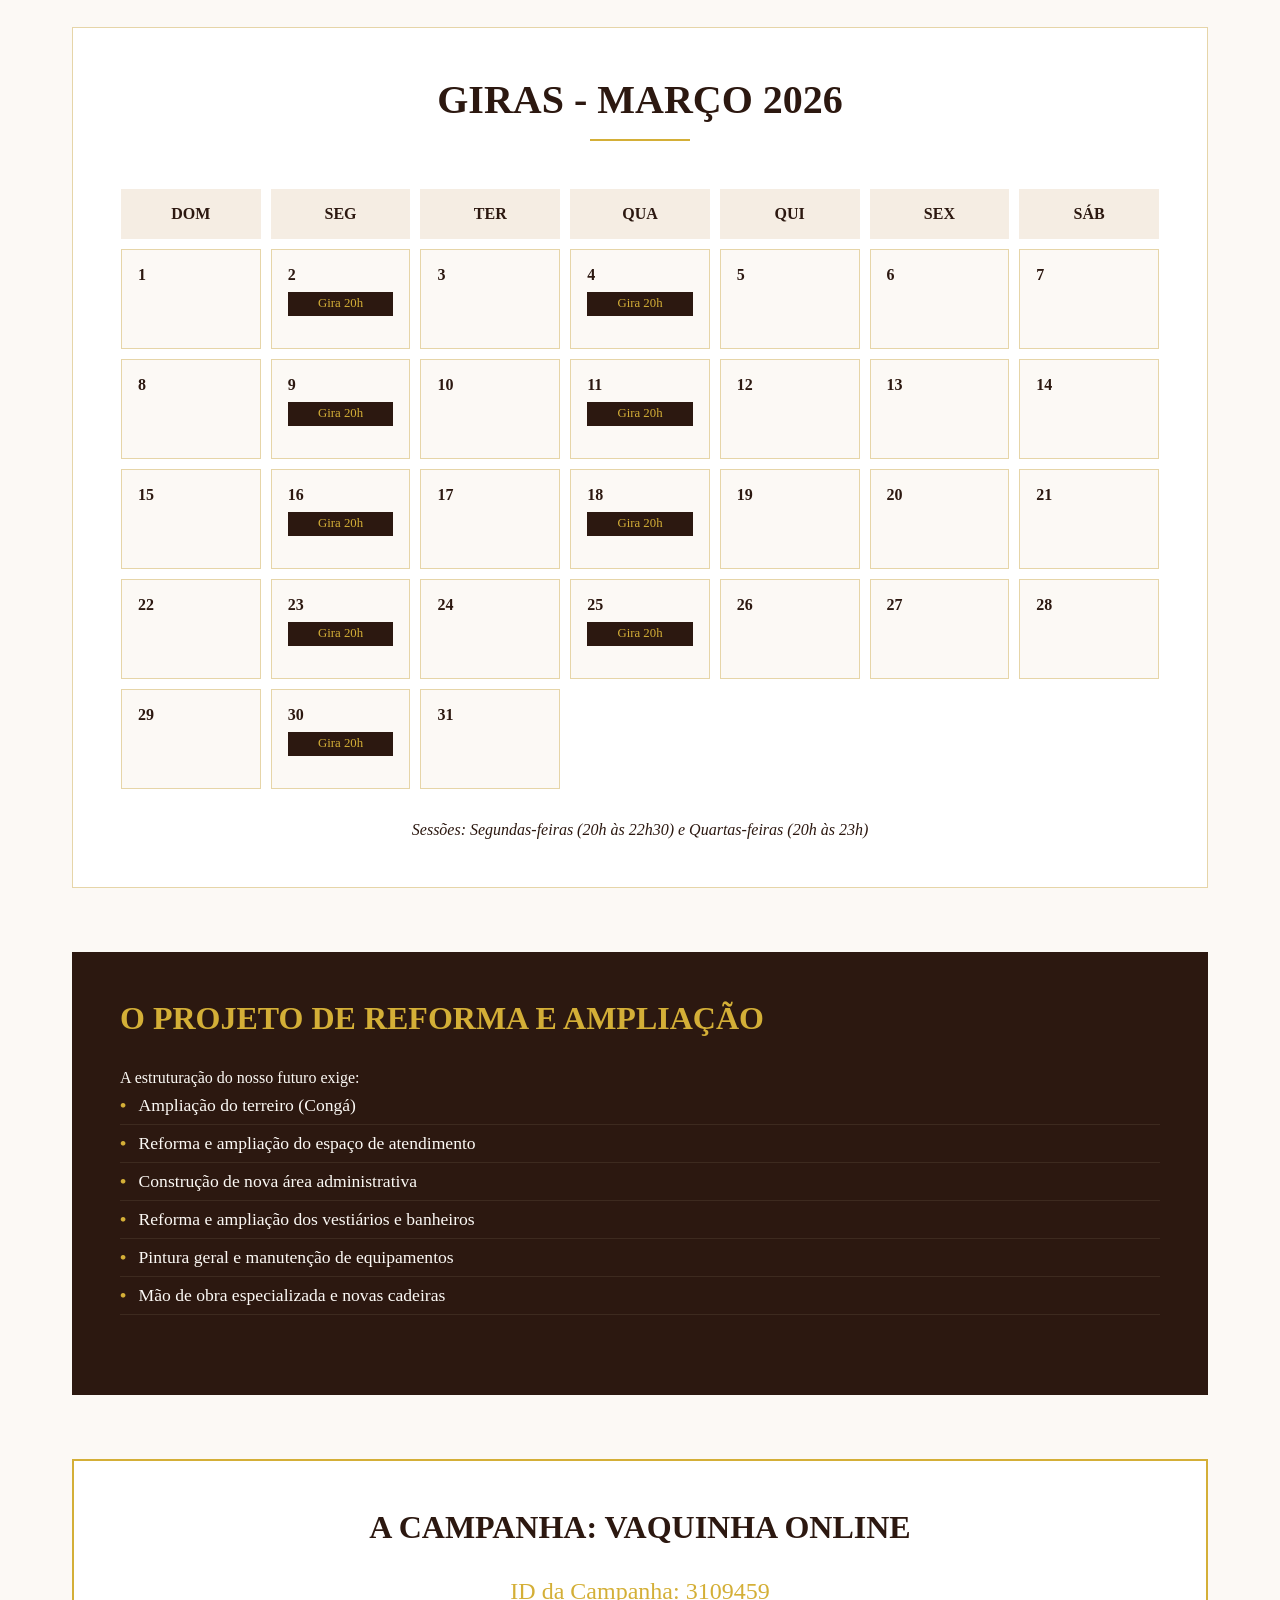
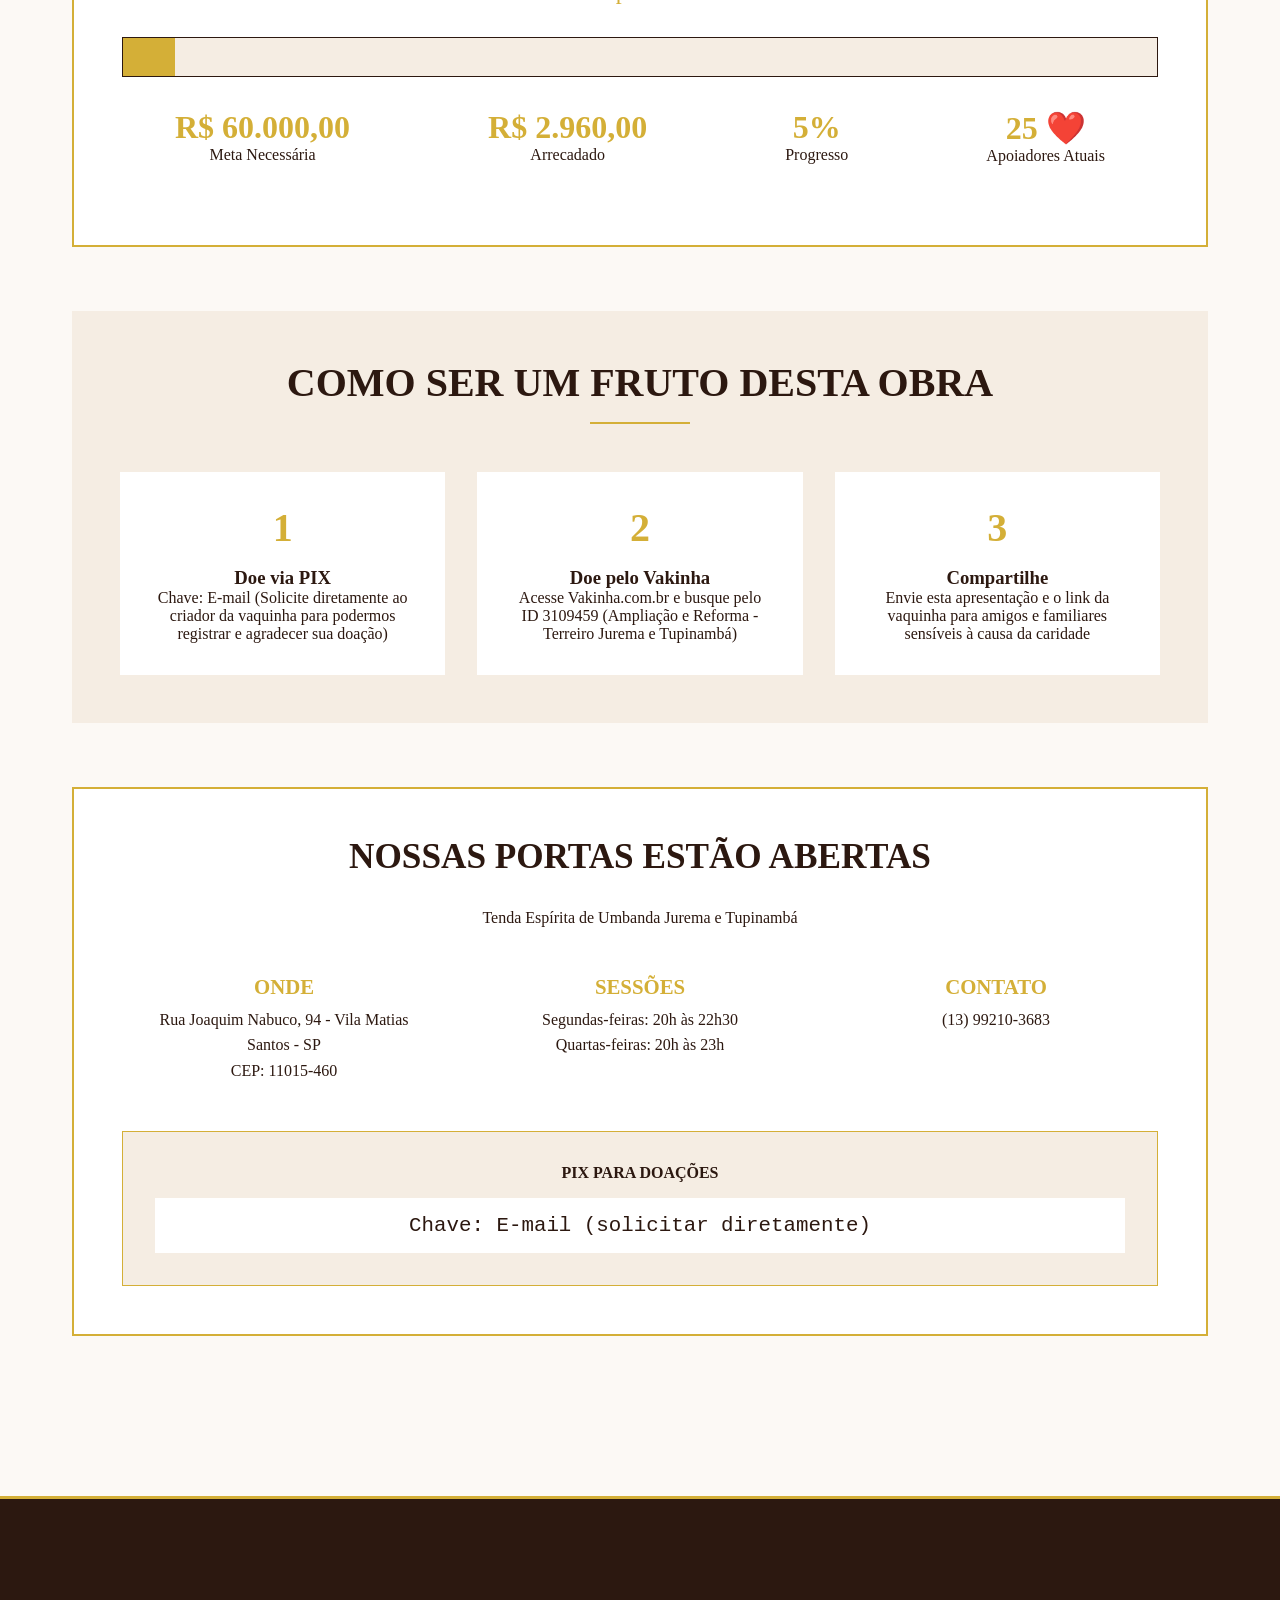
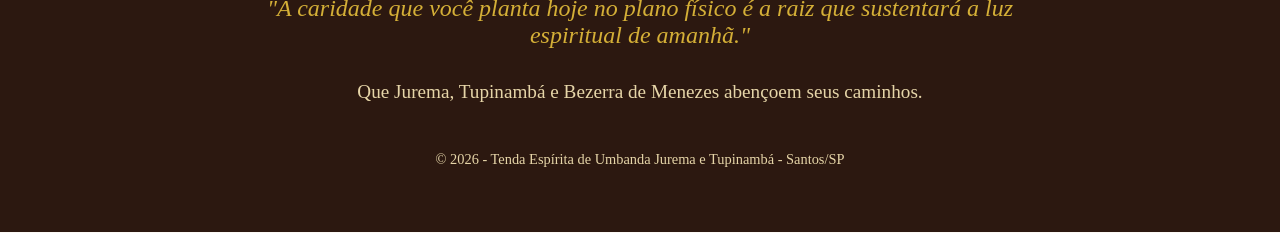
<file: admin.html>
<!DOCTYPE html>
<html lang="pt-BR">
<head>
    <meta charset="UTF-8">
    <meta name="viewport" content="width=device-width, initial-scale=1.0">
    <title>Admin - Jurema & Tupinambá</title>
    <link rel="stylesheet" href="style.css">
    <style>
        .dashboard-stats {
            display: grid;
            grid-template-columns: repeat(auto-fit, minmax(200px, 1fr));
            gap: 1.5rem;
            margin-bottom: 2rem;
        }
        
        .tab-container {
            margin-top: 2rem;
        }
        
        .tabs {
            display: flex;
            gap: 0.5rem;
            border-bottom: 2px solid var(--light);
            margin-bottom: 2rem;
        }
        
        .tab {
            padding: 0.8rem 1.5rem;
            background: none;
            border: none;
            cursor: pointer;
            font-size: 1rem;
            color: #666;
            border-bottom: 3px solid transparent;
            transition: all 0.3s;
        }
        
        .tab:hover {
            color: var(--primary);
        }
        
        .tab.active {
            color: var(--primary);
            border-bottom-color: var(--gold);
            font-weight: bold;
        }
        
        .tab-pane {
            display: none;
        }
        
        .tab-pane.active {
            display: block;
        }
        
        .filtros {
            display: flex;
            gap: 1rem;
            margin-bottom: 1.5rem;
            flex-wrap: wrap;
        }
    </style>
</head>
<body>
    <header class="sistema-header">
        <nav class="sistema-nav">
            <div class="sistema-logo">JUREMA & TUPINAMBÁ</div>
            <div class="sistema-usuario">
                <div class="sistema-usuario-info">
                    <div class="sistema-usuario-nome" id="usuario-nome">Administrador</div>
                    <div class="sistema-usuario-perfil" id="usuario-perfil">Admin</div>
                </div>
                <button class="sistema-logout" onclick="logout()">Sair</button>
            </div>
        </nav>
    </header>

    <main class="sistema-main">
        <!-- Dashboard -->
        <div class="dashboard-stats">
            <div class="dashboard-card">
                <div class="numero" id="total-giras">12</div>
                <div class="rotulo">Giras no Mês</div>
            </div>
            <div class="dashboard-card">
                <div class="numero" id="total-mediuns">8</div>
                <div class="rotulo">Médiuns Ativos</div>
            </div>
            <div class="dashboard-card">
                <div class="numero" id="total-socios">25</div>
                <div class="rotulo">Sócios</div>
            </div>
            <div class="dashboard-card">
                <div class="numero" id="total-consultas">47</div>
                <div class="rotulo">Consultas no Mês</div>
            </div>
        </div>

        <!-- Tabs -->
        <div class="tab-container">
            <div class="tabs">
                <button class="tab active" onclick="mudarTab('giras')">Giras</button>
                <button class="tab" onclick="mudarTab('mediuns')">Médiuns</button>
                <button class="tab" onclick="mudarTab('socios')">Sócios</button>
                <button class="tab" onclick="mudarTab('consultas')">Consultas</button>
                <button class="tab" onclick="mudarTab('pagamentos')">Pagamentos</button>
                <button class="tab" onclick="mudarTab('relatorios')">Relatórios</button>
            </div>

            <!-- Giras -->
            <div class="tab-pane active" id="tab-giras">
                <div class="card">
                    <div class="card-header">
                        <h2><i>📅</i> Giras Agendadas</h2>
                        <button class="btn btn-primary" onclick="abrirModalNovaGira()">+ Nova Gira</button>
                    </div>
                    
                    <div class="filtros">
                        <select class="filtro-mes">
                            <option value="2">Março 2026</option>
                            <option value="3">Abril 2026</option>
                        </select>
                    </div>
                    
                    <div class="table-responsive">
                        <table>
                            <thead>
                                <tr>
                                    <th>Data</th>
                                    <th>Tipo</th>
                                    <th>Horário</th>
                                    <th>Linha</th>
                                    <th>Médiuns</th>
                                    <th>Vagas</th>
                                    <th>Ações</th>
                                </tr>
                            </thead>
                            <tbody id="tabela-giras">
                                <tr>
                                    <td>09/03/2026</td>
                                    <td>Gira de Caboclos</td>
                                    <td>20:00</td>
                                    <td>Oxóssi</td>
                                    <td>8/10</td>
                                    <td>10</td>
                                    <td>
                                        <button class="btn btn-outline btn-small">✏️</button>
                                        <button class="btn btn-danger btn-small">🗑️</button>
                                    </td>
                                </tr>
                                <tr>
                                    <td>11/03/2026</td>
                                    <td>Gira de Pretos Velhos</td>
                                    <td>20:00</td>
                                    <td>Pai Benedito</td>
                                    <td>5/8</td>
                                    <td>8</td>
                                    <td>
                                        <button class="btn btn-outline btn-small">✏️</button>
                                        <button class="btn btn-danger btn-small">🗑️</button>
                                    </td>
                                </tr>
                            </tbody>
                        </table>
                    </div>
                </div>
            </div>

            <!-- Médiuns -->
            <div class="tab-pane" id="tab-mediuns">
                <div class="card">
                    <div class="card-header">
                        <h2><i>🧘</i> Médiuns da Casa</h2>
                        <button class="btn btn-primary" onclick="abrirModalNovoMedium()">+ Novo Médium</button>
                    </div>
                    
                    <div class="table-responsive">
                        <table>
                            <thead>
                                <tr>
                                    <th>Foto</th>
                                    <th>Nome</th>
                                    <th>Nome Espiritual</th>
                                    <th>Tipo</th>
                                    <th>Contato</th>
                                    <th>Emergência</th>
                                    <th>Ações</th>
                                </tr>
                            </thead>
                            <tbody>
                                <tr>
                                    <td><div class="medium-foto">👨</div></td>
                                    <td>João de Oxóssi</td>
                                    <td>Caboclo Sete Flechas</td>
                                    <td>Médium de Consulta</td>
                                    <td>(13) 99999-9999</td>
                                    <td>Maria - (13) 98888-8888</td>
                                    <td>
                                        <button class="btn btn-outline btn-small">✏️</button>
                                        <button class="btn btn-danger btn-small">🗑️</button>
                                    </td>
                                </tr>
                                <tr>
                                    <td><div class="medium-foto">👩</div></td>
                                    <td>Maria de Iemanjá</td>
                                    <td>Cabocla Jurema</td>
                                    <td>Médium de Consulta</td>
                                    <td>(13) 98888-8888</td>
                                    <td>João - (13) 97777-7777</td>
                                    <td>
                                        <button class="btn btn-outline btn-small">✏️</button>
                                        <button class="btn btn-danger btn-small">🗑️</button>
                                    </td>
                                </tr>
                            </tbody>
                        </table>
                    </div>
                </div>
            </div>

            <!-- Sócios -->
            <div class="tab-pane" id="tab-socios">
                <div class="card">
                    <div class="card-header">
                        <h2><i>💰</i> Sócios</h2>
                        <button class="btn btn-primary" onclick="abrirModalNovoSocio()">+ Novo Sócio</button>
                    </div>
                    
                    <div class="table-responsive">
                        <table>
                            <thead>
                                <tr>
                                    <th>Nome</th>
                                    <th>Email</th>
                                    <th>Telefone</th>
                                    <th>Status</th>
                                    <th>Último Pagamento</th>
                                    <th>Ações</th>
                                </tr>
                            </thead>
                            <tbody>
                                <tr>
                                    <td>Roberto Silva</td>
                                    <td>roberto@email.com</td>
                                    <td>(13) 95555-5555</td>
                                    <td><span class="status-badge status-confirmado">Adimplente</span></td>
                                    <td>01/03/2026</td>
                                    <td>
                                        <button class="btn btn-success btn-small">✓</button>
                                        <button class="btn btn-outline btn-small">✏️</button>
                                    </td>
                                </tr>
                            </tbody>
                        </table>
                    </div>
                </div>
            </div>

            <!-- Consultas -->
            <div class="tab-pane" id="tab-consultas">
                <div class="card">
                    <div class="card-header">
                        <h2><i>📝</i> Consultas Agendadas</h2>
                    </div>
                    
                    <div class="filtros">
                        <select>
                            <option>Todas as giras</option>
                            <option>09/03/2026 - Gira de Caboclos</option>
                            <option>11/03/2026 - Gira de Pretos Velhos</option>
                        </select>
                    </div>
                    
                    <div class="table-responsive">
                        <table>
                            <thead>
                                <tr>
                                    <th>Data</th>
                                    <th>Gira</th>
                                    <th>Consulente</th>
                                    <th>Tipo</th>
                                    <th>Médium</th>
                                    <th>Status</th>
                                </tr>
                            </thead>
                            <tbody>
                                <tr>
                                    <td>09/03/2026</td>
                                    <td>Gira de Caboclos</td>
                                    <td>Roberto Silva</td>
                                    <td>Sócio</td>
                                    <td>João de Oxóssi</td>
                                    <td><span class="status-badge status-confirmado">Agendado</span></td>
                                </tr>
                                <tr>
                                    <td>11/03/2026</td>
                                    <td>Gira de Pretos Velhos</td>
                                    <td>Juliana Santos</td>
                                    <td>Não Sócio</td>
                                    <td>Maria de Iemanjá</td>
                                    <td><span class="status-badge status-confirmado">Agendado</span></td>
                                </tr>
                            </tbody>
                        </table>
                    </div>
                </div>
            </div>

            <!-- Pagamentos -->
            <div class="tab-pane" id="tab-pagamentos">
                <div class="card">
                    <div class="card-header">
                        <h2><i>💳</i> Pagamentos Pendentes</h2>
                    </div>
                    
                    <div class="table-responsive">
                        <table>
                            <thead>
                                <tr>
                                    <th>Sócio</th>
                                    <th>Mês Referência</th>
                                    <th>Valor</th>
                                    <th>Comprovante</th>
                                    <th>Ações</th>
                                </tr>
                            </thead>
                            <tbody>
                                <tr>
                                    <td>Roberto Silva</td>
                                    <td>Março/2026</td>
                                    <td>R$ 50,00</td>
                                    <td><a href="#">comprovante.pdf</a></td>
                                    <td>
                                        <button class="btn btn-success btn-small">Confirmar</button>
                                        <button class="btn btn-danger btn-small">Rejeitar</button>
                                    </td>
                                </tr>
                            </tbody>
                        </table>
                    </div>
                </div>
            </div>

            <!-- Relatórios -->
            <div class="tab-pane" id="tab-relatorios">
                <div class="grid">
                    <div class="card">
                        <h3>Relatório de Frequência</h3>
                        <p>Médiuns x Giras</p>
                        <button class="btn btn-primary">Gerar PDF</button>
                    </div>
                    <div class="card">
                        <h3>Relatório Financeiro</h3>
                        <p>Mensalidades e Doações</p>
                        <button class="btn btn-primary">Gerar PDF</button>
                    </div>
                    <div class="card">
                        <h3>Relatório de Atendimentos</h3>
                        <p>Consultas realizadas</p>
                        <button class="btn btn-primary">Gerar PDF</button>
                    </div>
                </div>
            </div>
        </div>

        <!-- Modal Nova Gira -->
        <div class="modal" id="modal-nova-gira">
            <div class="modal-content">
                <div class="modal-header">
                    <h3>Nova Gira</h3>
                    <span class="close-modal" onclick="fecharModal('modal-nova-gira')">&times;</span>
                </div>
                
                <form onsubmit="salvarGira(event)">
                    <div class="form-group">
                        <label>Data:</label>
                        <input type="date" required>
                    </div>
                    
                    <div class="form-group">
                        <label>Tipo de Gira:</label>
                        <select required>
                            <option>Gira de Caboclos</option>
                            <option>Gira de Pretos Velhos</option>
                            <option>Gira de Iemanjá</option>
                            <option>Gira de Exu</option>
                            <option>Gira de Erês</option>
                            <option>Gira de Baianos</option>
                            <option>Gira de Ciganos</option>
                        </select>
                    </div>
                    
                    <div class="form-row">
                        <div class="form-group">
                            <label>Horário:</label>
                            <input type="time" value="20:00" required>
                        </div>
                        
                        <div class="form-group">
                            <label>Vagas:</label>
                            <input type="number" value="10" required>
                        </div>
                    </div>
                    
                    <div class="form-group">
                        <label>Linha de Trabalho:</label>
                        <input type="text" placeholder="Ex: Oxóssi, Pai Benedito..." required>
                    </div>
                    
                    <div class="form-group">
                        <label>Observações:</label>
                        <textarea rows="3"></textarea>
                    </div>
                    
                    <button type="submit" class="btn btn-primary">Salvar Gira</button>
                </form>
            </div>
        </div>

        <!-- Modal Novo Médium -->
        <div class="modal" id="modal-novo-medium">
            <div class="modal-content">
                <div class="modal-header">
                    <h3>Novo Médium</h3>
                    <span class="close-modal" onclick="fecharModal('modal-novo-medium')">&times;</span>
                </div>
                
                <form onsubmit="salvarMedium(event)">
                    <div class="form-group">
                        <label>Nome Completo:</label>
                        <input type="text" required>
                    </div>
                    
                    <div class="form-group">
                        <label>Nome Espiritual:</label>
                        <input type="text" required>
                    </div>
                    
                    <div class="form-group">
                        <label>Foto/Ícone:</label>
                        <input type="text" placeholder="👨 👩 🧔" required>
                    </div>
                    
                    <div class="form-group">
                        <label>Tipo:</label>
                        <select required>
                            <option>Médium de Consulta</option>
                            <option>Médium em Desenvolvimento</option>
                            <option>Ogan</option>
                            <option>Atendente</option>
                        </select>
                    </div>
                    
                    <div class="form-group">
                        <label>Telefone:</label>
                        <input type="text" placeholder="(13) 99999-9999" required>
                    </div>
                    
                    <div class="form-group">
                        <label>Contato de Emergência:</label>
                        <input type="text" placeholder="Nome e telefone" required>
                    </div>
                    
                    <div class="form-group">
                        <label>Email:</label>
                        <input type="email" required>
                    </div>
                    
                    <div class="form-group">
                        <label>Senha:</label>
                        <input type="password" required>
                    </div>
                    
                    <button type="submit" class="btn btn-primary">Cadastrar Médium</button>
                </form>
            </div>
        </div>
    </main>

    <script src="script.js"></script>
    <script>
        // Verificar autenticação
        const usuario = verificarAutenticacao(['admin']);
        
        if (usuario) {
            document.getElementById('usuario-nome').textContent = usuario.nome;
        }
        
        function mudarTab(tab) {
            // Remover active de todas as tabs
            document.querySelectorAll('.tab').forEach(t => t.classList.remove('active'));
            document.querySelectorAll('.tab-pane').forEach(p => p.classList.remove('active'));
            
            // Ativar tab selecionada
            document.querySelector(`.tab[onclick="mudarTab('${tab}')"]`).classList.add('active');
            document.getElementById(`tab-${tab}`).classList.add('active');
        }
        
        function abrirModalNovaGira() {
            document.getElementById('modal-nova-gira').classList.add('active');
        }
        
        function abrirModalNovoMedium() {
            document.getElementById('modal-novo-medium').classList.add('active');
        }
        
        function abrirModalNovoSocio() {
            alert('Abrir modal de novo sócio');
        }
        
        function fecharModal(modalId) {
            document.getElementById(modalId).classList.remove('active');
        }
        
        function salvarGira(event) {
            event.preventDefault();
            mostrarAlerta('Gira cadastrada com sucesso!', 'success');
            fecharModal('modal-nova-gira');
        }
        
        function salvarMedium(event) {
            event.preventDefault();
            mostrarAlerta('Médium cadastrado com sucesso!', 'success');
            fecharModal('modal-novo-medium');
        }
        
        // Fechar modal ao clicar fora
        window.onclick = function(event) {
            if (event.target.classList.contains('modal')) {
                event.target.classList.remove('active');
            }
        }
    </script>
</body>
</html>
</file>
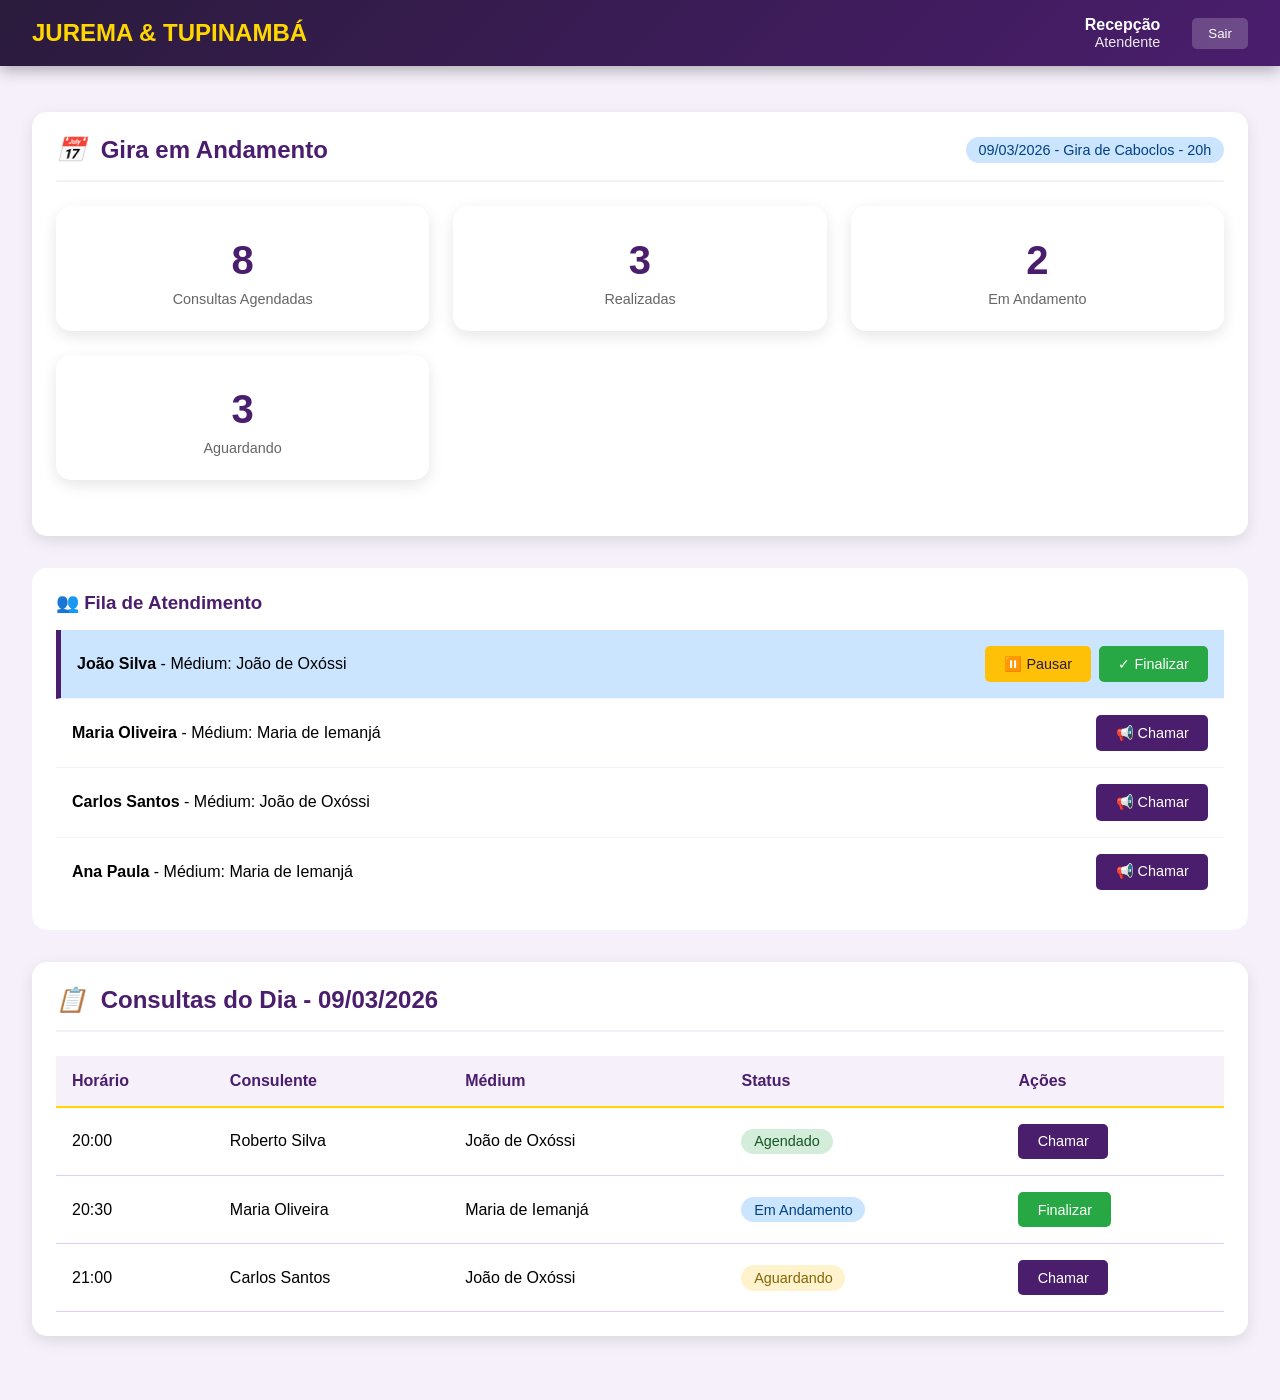
<file: atendente.html>
<!DOCTYPE html>
<html lang="pt-BR">
<head>
    <meta charset="UTF-8">
    <meta name="viewport" content="width=device-width, initial-scale=1.0">
    <title>Atendente - Jurema & Tupinambá</title>
    <link rel="stylesheet" href="style.css">
    <style>
        .fila-atendimento {
            background: white;
            border-radius: 15px;
            padding: 1.5rem;
            margin-bottom: 2rem;
        }
        
        .fila-item {
            display: flex;
            justify-content: space-between;
            align-items: center;
            padding: 1rem;
            border-bottom: 1px solid var(--light);
        }
        
        .fila-item:last-child {
            border-bottom: none;
        }
        
        .fila-acoes {
            display: flex;
            gap: 0.5rem;
        }
        
        .em-atendimento {
            background: #cce5ff;
            border-left: 5px solid var(--primary);
        }
    </style>
</head>
<body>
    <header class="sistema-header">
        <nav class="sistema-nav">
            <div class="sistema-logo">JUREMA & TUPINAMBÁ</div>
            <div class="sistema-usuario">
                <div class="sistema-usuario-info">
                    <div class="sistema-usuario-nome" id="usuario-nome">Recepção</div>
                    <div class="sistema-usuario-perfil" id="usuario-perfil">Atendente</div>
                </div>
                <button class="sistema-logout" onclick="logout()">Sair</button>
            </div>
        </nav>
    </header>

    <main class="sistema-main">
        <!-- Gira Atual -->
        <div class="card">
            <div class="card-header">
                <h2><i>📅</i> Gira em Andamento</h2>
                <span class="status-badge status-andamento">09/03/2026 - Gira de Caboclos - 20h</span>
            </div>
            
            <div class="grid">
                <div class="dashboard-card">
                    <div class="numero">8</div>
                    <div class="rotulo">Consultas Agendadas</div>
                </div>
                <div class="dashboard-card">
                    <div class="numero">3</div>
                    <div class="rotulo">Realizadas</div>
                </div>
                <div class="dashboard-card">
                    <div class="numero">2</div>
                    <div class="rotulo">Em Andamento</div>
                </div>
                <div class="dashboard-card">
                    <div class="numero">3</div>
                    <div class="rotulo">Aguardando</div>
                </div>
            </div>
        </div>

        <!-- Fila de Atendimento -->
        <div class="fila-atendimento">
            <h3 style="color: var(--primary); margin-bottom: 1rem;">👥 Fila de Atendimento</h3>
            
            <div class="fila-item em-atendimento">
                <div>
                    <strong>João Silva</strong> - Médium: João de Oxóssi
                </div>
                <div class="fila-acoes">
                    <button class="btn btn-warning btn-small">⏸️ Pausar</button>
                    <button class="btn btn-success btn-small" onclick="finalizarAtendimento()">✓ Finalizar</button>
                </div>
            </div>
            
            <div class="fila-item">
                <div>
                    <strong>Maria Oliveira</strong> - Médium: Maria de Iemanjá
                </div>
                <div class="fila-acoes">
                    <button class="btn btn-primary btn-small" onclick="chamarConsulta()">📢 Chamar</button>
                </div>
            </div>
            
            <div class="fila-item">
                <div>
                    <strong>Carlos Santos</strong> - Médium: João de Oxóssi
                </div>
                <div class="fila-acoes">
                    <button class="btn btn-primary btn-small" onclick="chamarConsulta()">📢 Chamar</button>
                </div>
            </div>
            
            <div class="fila-item">
                <div>
                    <strong>Ana Paula</strong> - Médium: Maria de Iemanjá
                </div>
                <div class="fila-acoes">
                    <button class="btn btn-primary btn-small" onclick="chamarConsulta()">📢 Chamar</button>
                </div>
            </div>
        </div>

        <!-- Todas as Consultas do Dia -->
        <div class="card">
            <div class="card-header">
                <h2><i>📋</i> Consultas do Dia - 09/03/2026</h2>
            </div>
            
            <div class="table-responsive">
                <table>
                    <thead>
                        <tr>
                            <th>Horário</th>
                            <th>Consulente</th>
                            <th>Médium</th>
                            <th>Status</th>
                            <th>Ações</th>
                        </tr>
                    </thead>
                    <tbody>
                        <tr>
                            <td>20:00</td>
                            <td>Roberto Silva</td>
                            <td>João de Oxóssi</td>
                            <td><span class="status-badge status-confirmado">Agendado</span></td>
                            <td><button class="btn btn-primary btn-small" onclick="chamarConsulta()">Chamar</button></td>
                        </tr>
                        <tr>
                            <td>20:30</td>
                            <td>Maria Oliveira</td>
                            <td>Maria de Iemanjá</td>
                            <td><span class="status-badge status-andamento">Em Andamento</span></td>
                            <td><button class="btn btn-success btn-small" onclick="finalizarAtendimento()">Finalizar</button></td>
                        </tr>
                        <tr>
                            <td>21:00</td>
                            <td>Carlos Santos</td>
                            <td>João de Oxóssi</td>
                            <td><span class="status-badge status-pendente">Aguardando</span></td>
                            <td><button class="btn btn-primary btn-small" onclick="chamarConsulta()">Chamar</button></td>
                        </tr>
                    </tbody>
                </table>
            </div>
        </div>
    </main>

    <script src="script.js"></script>
    <script>
        function chamarConsulta() {
            mostrarAlerta('Consulente chamado para atendimento!', 'success');
        }
        
        function finalizarAtendimento() {
            mostrarAlerta('Atendimento finalizado com sucesso!', 'success');
        }
    </script>
</body>
</html>
</file>
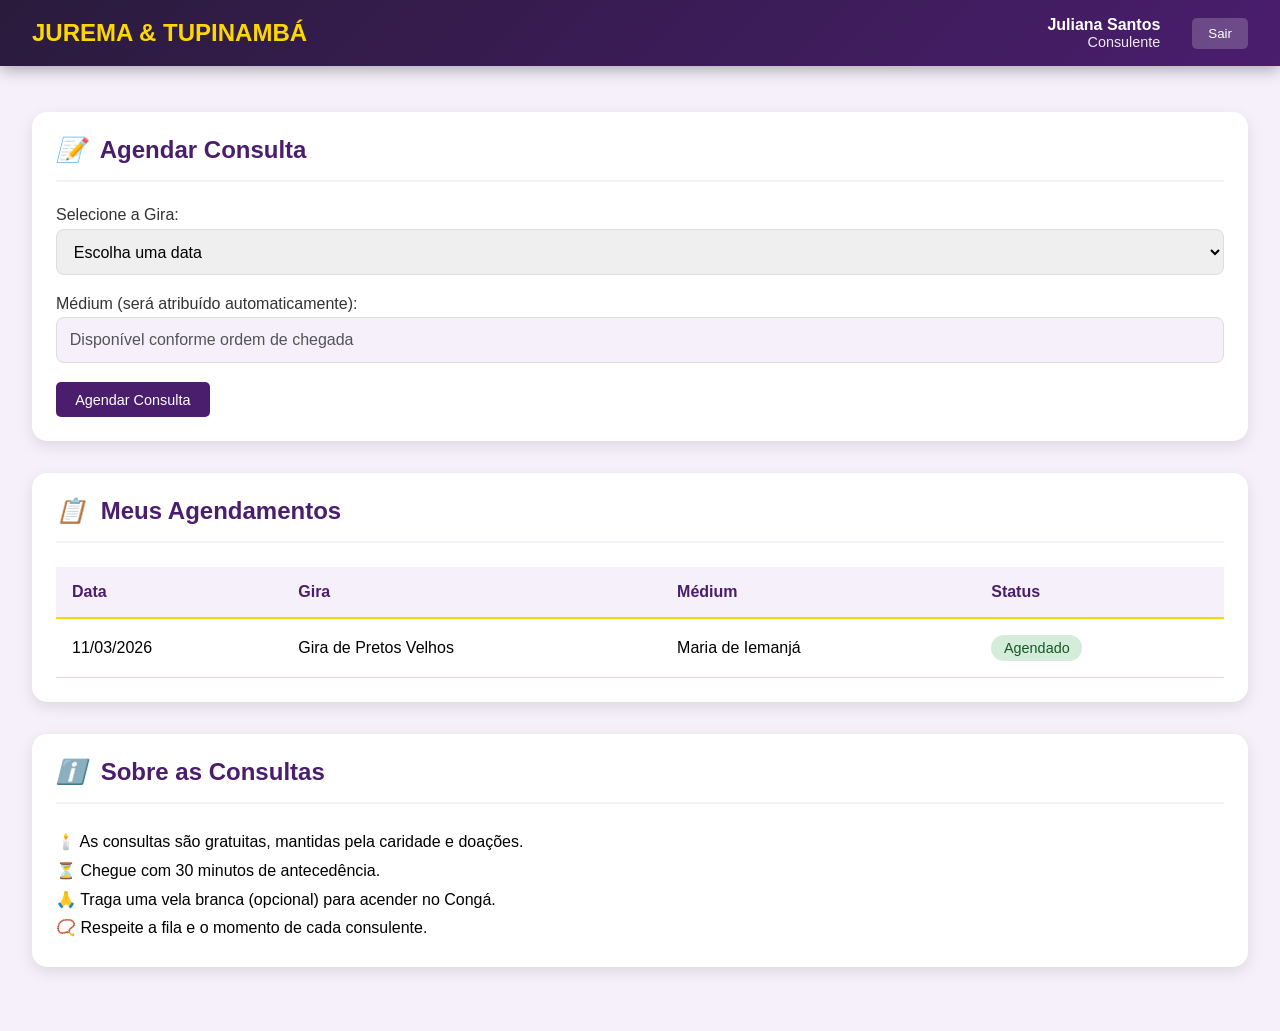
<file: consulente.html>
<!DOCTYPE html>
<html lang="pt-BR">
<head>
    <meta charset="UTF-8">
    <meta name="viewport" content="width=device-width, initial-scale=1.0">
    <title>Consulente - Jurema & Tupinambá</title>
    <link rel="stylesheet" href="style.css">
</head>
<body>
    <header class="sistema-header">
        <nav class="sistema-nav">
            <div class="sistema-logo">JUREMA & TUPINAMBÁ</div>
            <div class="sistema-usuario">
                <div class="sistema-usuario-info">
                    <div class="sistema-usuario-nome" id="usuario-nome">Juliana Santos</div>
                    <div class="sistema-usuario-perfil" id="usuario-perfil">Consulente</div>
                </div>
                <button class="sistema-logout" onclick="logout()">Sair</button>
            </div>
        </nav>
    </header>

    <main class="sistema-main">
        <!-- Agendar Consulta -->
        <div class="card">
            <div class="card-header">
                <h2><i>📝</i> Agendar Consulta</h2>
            </div>
            
            <form onsubmit="agendarConsulta(event)">
                <div class="form-group">
                    <label>Selecione a Gira:</label>
                    <select required>
                        <option value="">Escolha uma data</option>
                        <option value="1">09/03/2026 - Gira de Caboclos - 20h</option>
                        <option value="2">11/03/2026 - Gira de Pretos Velhos - 20h</option>
                        <option value="3">16/03/2026 - Gira de Iemanjá - 19h30</option>
                    </select>
                </div>
                
                <div class="form-group">
                    <label>Médium (será atribuído automaticamente):</label>
                    <input type="text" value="Disponível conforme ordem de chegada" disabled style="background: var(--light);">
                </div>
                
                <button type="submit" class="btn btn-primary">Agendar Consulta</button>
            </form>
        </div>

        <!-- Meus Agendamentos -->
        <div class="card">
            <div class="card-header">
                <h2><i>📋</i> Meus Agendamentos</h2>
            </div>
            
            <div class="table-responsive">
                <table>
                    <thead>
                        <tr>
                            <th>Data</th>
                            <th>Gira</th>
                            <th>Médium</th>
                            <th>Status</th>
                        </tr>
                    </thead>
                    <tbody>
                        <tr>
                            <td>11/03/2026</td>
                            <td>Gira de Pretos Velhos</td>
                            <td>Maria de Iemanjá</td>
                            <td><span class="status-badge status-confirmado">Agendado</span></td>
                        </tr>
                    </tbody>
                </table>
            </div>
        </div>

        <!-- Informações -->
        <div class="card">
            <div class="card-header">
                <h2><i>ℹ️</i> Sobre as Consultas</h2>
            </div>
            
            <div style="line-height: 1.8;">
                <p>🕯️ As consultas são gratuitas, mantidas pela caridade e doações.</p>
                <p>⏳ Chegue com 30 minutos de antecedência.</p>
                <p>🙏 Traga uma vela branca (opcional) para acender no Congá.</p>
                <p>📿 Respeite a fila e o momento de cada consulente.</p>
            </div>
        </div>
    </main>

    <script src="script.js"></script>
    <script>
        function agendarConsulta(event) {
            event.preventDefault();
            mostrarAlerta('Consulta agendada com sucesso!', 'success');
        }
    </script>
</body>
</html>
</file>
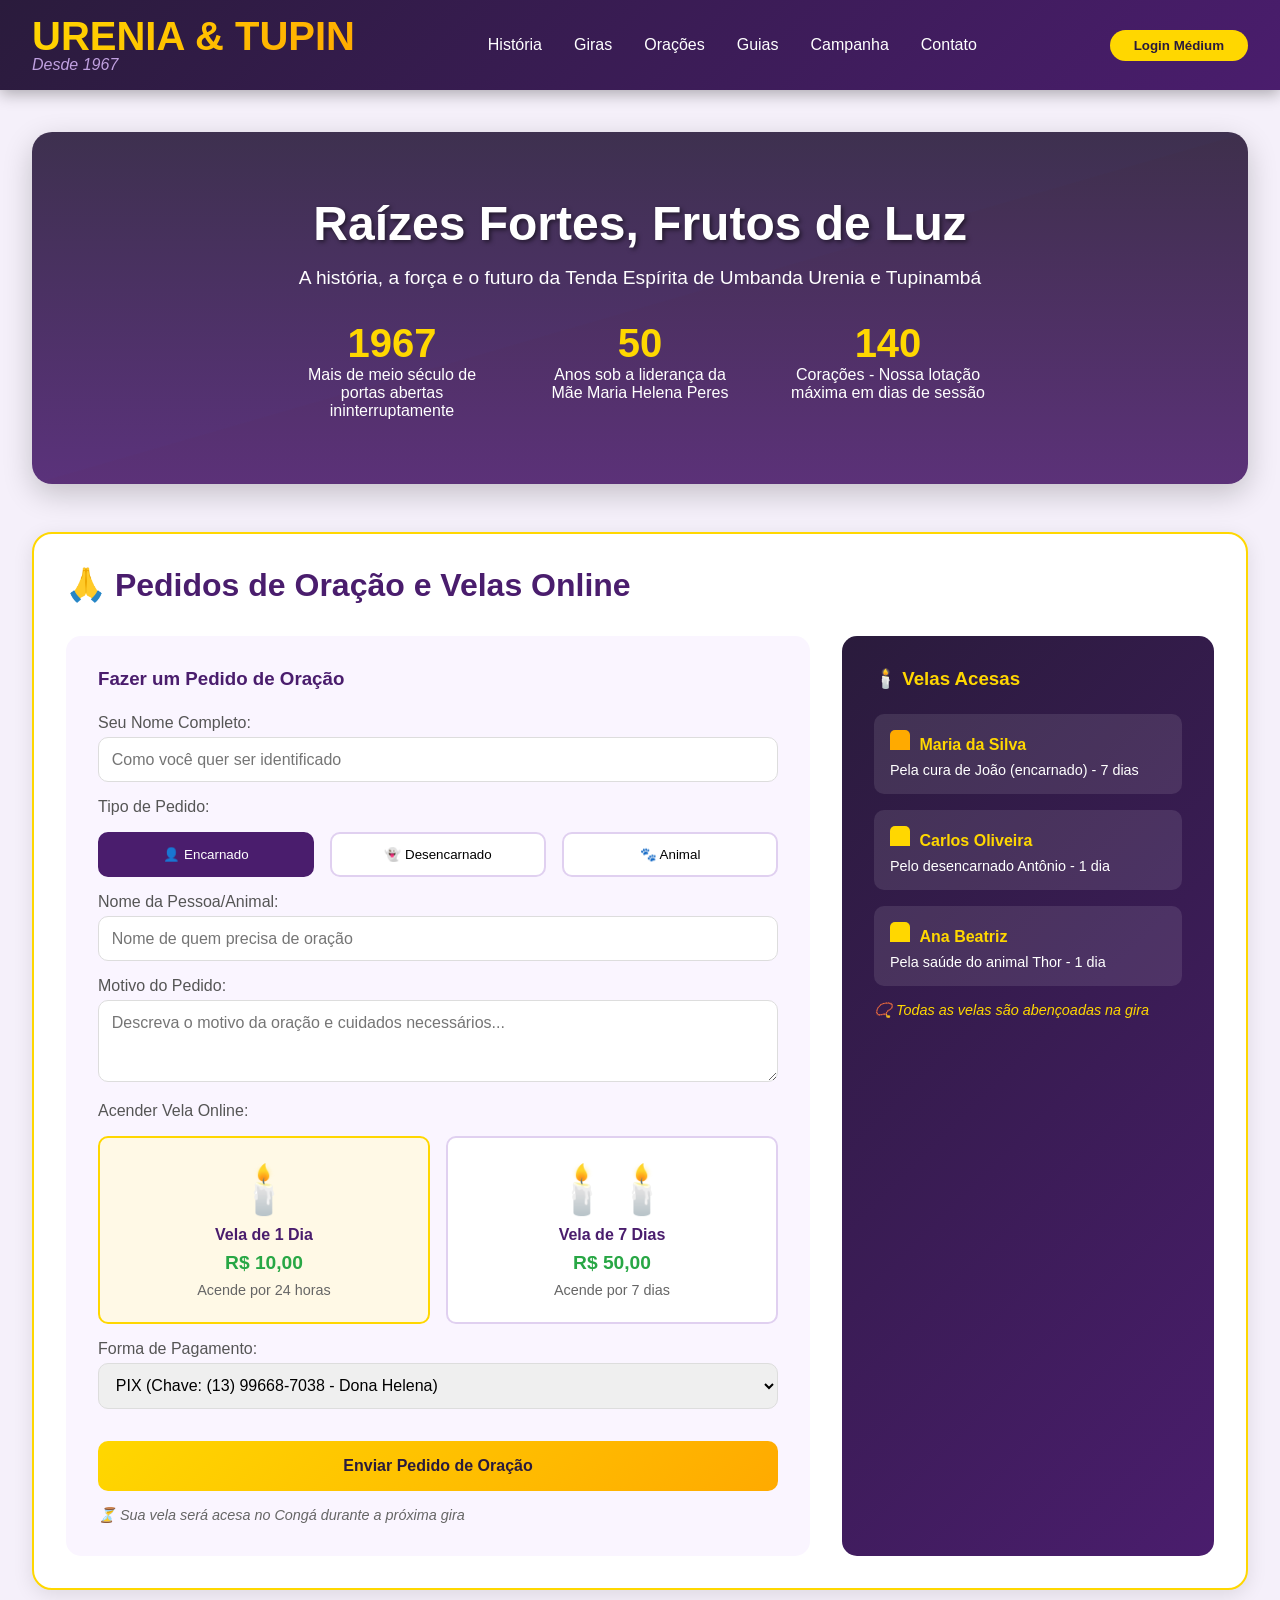
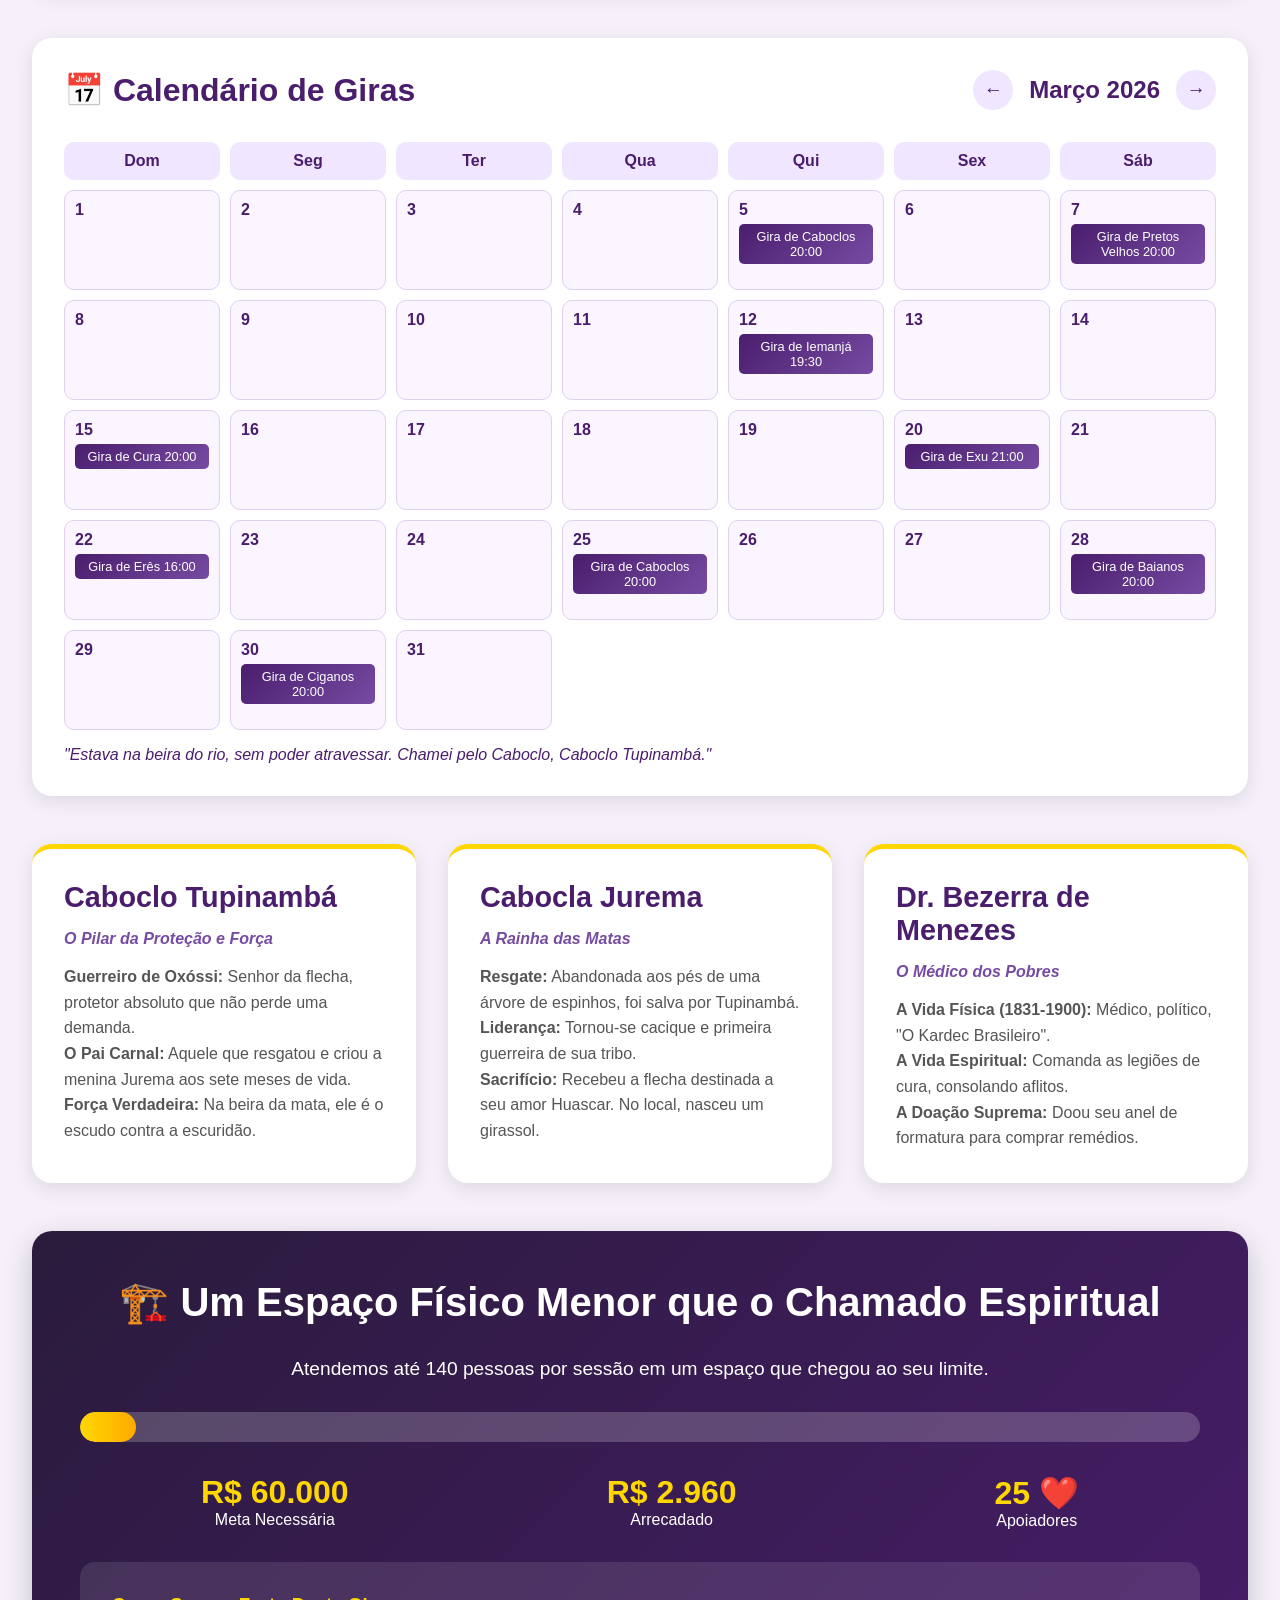
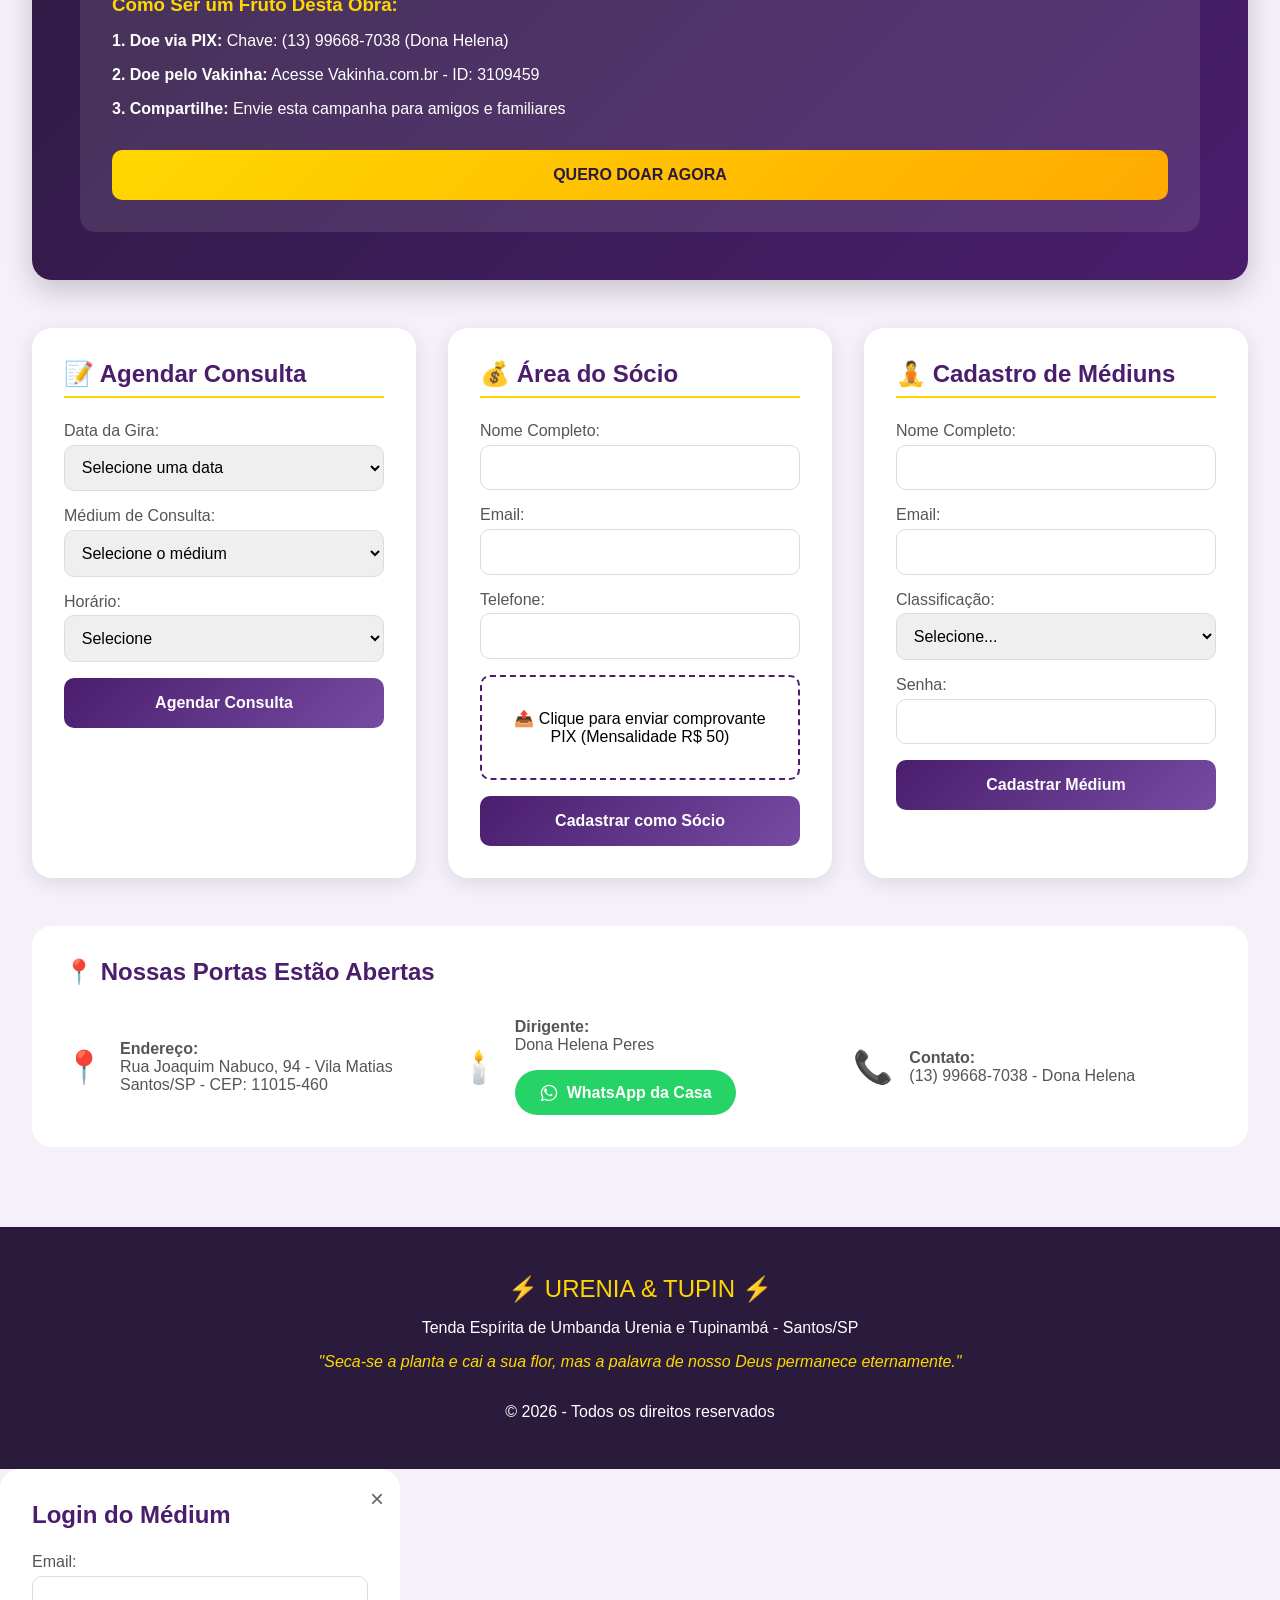
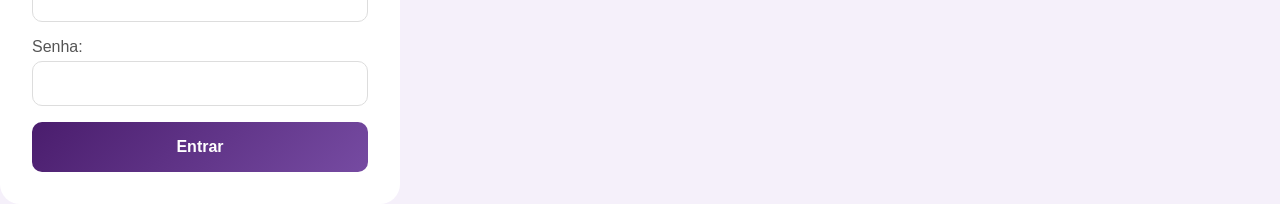
<file: index_antigo.html.html>
<!DOCTYPE html>
<html lang="pt-BR">
<head>
    <meta charset="UTF-8">
    <meta name="viewport" content="width=device-width, initial-scale=1.0">
    <title>Urenia & Tupinambá - Tenda Umbanda Santos/SP</title>
    <style>
        * {
            margin: 0;
            padding: 0;
            box-sizing: border-box;
            font-family: 'Segoe UI', Tahoma, Geneva, Verdana, sans-serif;
        }

        body {
            background: #f5f0fa;
        }

        /* Cabeçalho com logo */
        header {
            background: linear-gradient(135deg, #2a1b3c 0%, #4a1d6d 100%);
            color: white;
            padding: 1rem 2rem;
            position: fixed;
            width: 100%;
            top: 0;
            z-index: 1000;
            box-shadow: 0 4px 15px rgba(0,0,0,0.3);
        }

        nav {
            display: flex;
            justify-content: space-between;
            align-items: center;
            max-width: 1400px;
            margin: 0 auto;
        }

        .logo-container {
            display: flex;
            align-items: center;
            gap: 15px;
        }

        .logo-text {
            font-size: 2.5rem;
            font-weight: bold;
            background: linear-gradient(135deg, #ffd700, #ffaa00);
            -webkit-background-clip: text;
            -webkit-text-fill-color: transparent;
            background-clip: text;
            line-height: 1;
        }

        .logo-sub {
            font-size: 1rem;
            color: #c0a0e0;
            font-style: italic;
        }

        .nav-links {
            display: flex;
            gap: 2rem;
        }

        .nav-links a {
            color: white;
            text-decoration: none;
            font-weight: 500;
            transition: color 0.3s;
        }

        .nav-links a:hover {
            color: #ffd700;
        }

        .login-btn {
            background: #ffd700;
            color: #2a1b3c;
            border: none;
            padding: 0.5rem 1.5rem;
            border-radius: 25px;
            cursor: pointer;
            font-weight: bold;
            transition: all 0.3s;
        }

        .login-btn:hover {
            background: #ffaa00;
            transform: scale(1.05);
        }

        /* Main content */
        main {
            margin-top: 100px;
            padding: 2rem;
            max-width: 1400px;
            margin-left: auto;
            margin-right: auto;
        }

        /* Hero section com história */
        .hero {
            background: linear-gradient(rgba(42, 27, 60, 0.9), rgba(74, 29, 109, 0.9)), url('data:image/svg+xml;utf8,<svg xmlns="http://www.w3.org/2000/svg" viewBox="0 0 100 100" preserveAspectRatio="none"><polygon points="0,100 100,0 100,100" fill="rgba(255,215,0,0.1)"/></svg>');
            background-size: cover;
            color: white;
            padding: 4rem 2rem;
            border-radius: 20px;
            margin-bottom: 3rem;
            text-align: center;
            box-shadow: 0 10px 30px rgba(0,0,0,0.2);
        }

        .hero h1 {
            font-size: 3rem;
            margin-bottom: 1rem;
            text-shadow: 2px 2px 4px rgba(0,0,0,0.5);
        }

        .hero-stats {
            display: flex;
            justify-content: center;
            gap: 3rem;
            margin-top: 2rem;
            flex-wrap: wrap;
        }

        .stat-item {
            text-align: center;
        }

        .stat-number {
            font-size: 2.5rem;
            font-weight: bold;
            color: #ffd700;
        }

        .stat-label {
            font-size: 1rem;
            max-width: 200px;
        }

        /* Aba de Orações - Nova Seção */
        .oracoes-section {
            background: white;
            border-radius: 20px;
            padding: 2rem;
            margin-bottom: 3rem;
            box-shadow: 0 5px 20px rgba(0,0,0,0.1);
            border: 2px solid #ffd700;
        }

        .oracoes-titulo {
            color: #4a1d6d;
            font-size: 2rem;
            margin-bottom: 2rem;
            display: flex;
            align-items: center;
            gap: 10px;
        }

        .oracoes-grid {
            display: grid;
            grid-template-columns: 2fr 1fr;
            gap: 2rem;
        }

        .form-oracao {
            background: #faf5ff;
            padding: 2rem;
            border-radius: 15px;
        }

        .velas-opcoes {
            display: flex;
            gap: 1rem;
            margin: 1rem 0;
        }

        .vela-card {
            flex: 1;
            background: white;
            border: 2px solid #e0d0f0;
            border-radius: 10px;
            padding: 1.5rem;
            text-align: center;
            cursor: pointer;
            transition: all 0.3s;
        }

        .vela-card:hover {
            border-color: #ffd700;
            transform: translateY(-5px);
        }

        .vela-card.selected {
            border-color: #ffd700;
            background: #fff9e6;
        }

        .vela-icone {
            font-size: 3rem;
            margin-bottom: 0.5rem;
        }

        .vela-tipo {
            font-weight: bold;
            color: #4a1d6d;
            margin-bottom: 0.5rem;
        }

        .vela-preco {
            color: #28a745;
            font-weight: bold;
            font-size: 1.2rem;
        }

        .vela-duracao {
            color: #666;
            font-size: 0.9rem;
            margin-top: 0.5rem;
        }

        .tipo-pedido {
            display: flex;
            gap: 1rem;
            margin: 1rem 0;
        }

        .tipo-btn {
            flex: 1;
            padding: 0.8rem;
            border: 2px solid #e0d0f0;
            border-radius: 10px;
            background: white;
            cursor: pointer;
            transition: all 0.3s;
        }

        .tipo-btn:hover {
            border-color: #ffd700;
        }

        .tipo-btn.selected {
            background: #4a1d6d;
            color: white;
            border-color: #4a1d6d;
        }

        .pedidos-oracoes {
            background: linear-gradient(135deg, #2a1b3c, #4a1d6d);
            color: white;
            padding: 2rem;
            border-radius: 15px;
        }

        .pedido-item {
            background: rgba(255,255,255,0.1);
            padding: 1rem;
            border-radius: 10px;
            margin-bottom: 1rem;
        }

        .pedido-nome {
            font-weight: bold;
            color: #ffd700;
        }

        .pedido-motivo {
            font-size: 0.9rem;
            margin-top: 0.5rem;
        }

        .velinha {
            display: inline-block;
            width: 20px;
            height: 20px;
            border-radius: 5px 5px 0 0;
            margin-right: 5px;
        }

        .velinha-1dia { background: #ffd700; }
        .velinha-7dias { background: #ffaa00; }

        /* Calendário */
        .calendario-section {
            background: white;
            border-radius: 20px;
            padding: 2rem;
            margin-bottom: 3rem;
            box-shadow: 0 5px 20px rgba(0,0,0,0.1);
        }

        .calendario-header {
            display: flex;
            justify-content: space-between;
            align-items: center;
            margin-bottom: 2rem;
            flex-wrap: wrap;
            gap: 1rem;
        }

        .calendario-titulo {
            color: #4a1d6d;
            font-size: 2rem;
            display: flex;
            align-items: center;
            gap: 10px;
        }

        .mes-ano {
            display: flex;
            gap: 1rem;
            align-items: center;
        }

        .mes-ano button {
            background: #f0e6ff;
            border: none;
            width: 40px;
            height: 40px;
            border-radius: 50%;
            cursor: pointer;
            font-size: 1.2rem;
            color: #4a1d6d;
            transition: all 0.3s;
        }

        .mes-ano button:hover {
            background: #4a1d6d;
            color: white;
        }

        .calendario-grid {
            display: grid;
            grid-template-columns: repeat(7, 1fr);
            gap: 10px;
        }

        .calendario-dia-semana {
            text-align: center;
            font-weight: bold;
            padding: 10px;
            background: #f0e6ff;
            color: #4a1d6d;
            border-radius: 10px;
        }

        .calendario-dia {
            border: 1px solid #e0d0f0;
            padding: 10px;
            min-height: 100px;
            border-radius: 10px;
            transition: all 0.3s;
            background: #faf5ff;
        }

        .calendario-dia:hover {
            transform: scale(1.02);
            box-shadow: 0 5px 15px rgba(74, 29, 109, 0.2);
            background: white;
        }

        .dia-numero {
            font-weight: bold;
            color: #4a1d6d;
            margin-bottom: 5px;
        }

        .gira-evento {
            background: linear-gradient(135deg, #4a1d6d, #764ba2);
            color: white;
            padding: 5px;
            border-radius: 5px;
            font-size: 0.8rem;
            margin-top: 5px;
            cursor: pointer;
            text-align: center;
            word-break: break-word;
        }

        .btn-adicionar-gira {
            background: #4CAF50;
            color: white;
            border: none;
            padding: 0.5rem 1rem;
            border-radius: 5px;
            cursor: pointer;
            font-size: 0.9rem;
            margin-top: 1rem;
        }

        /* Seção dos Guias */
        .guias-section {
            display: grid;
            grid-template-columns: repeat(auto-fit, minmax(300px, 1fr));
            gap: 2rem;
            margin-bottom: 3rem;
        }

        .guia-card {
            background: white;
            border-radius: 20px;
            padding: 2rem;
            box-shadow: 0 5px 20px rgba(0,0,0,0.1);
            transition: transform 0.3s;
            border-top: 5px solid #ffd700;
        }

        .guia-card:hover {
            transform: translateY(-10px);
        }

        .guia-card h3 {
            color: #4a1d6d;
            font-size: 1.8rem;
            margin-bottom: 1rem;
        }

        .guia-card h4 {
            color: #764ba2;
            margin-bottom: 1rem;
            font-style: italic;
        }

        .guia-historia {
            color: #555;
            line-height: 1.6;
        }

        /* Campanha de Reforma */
        .campanha-section {
            background: linear-gradient(135deg, #2a1b3c, #4a1d6d);
            color: white;
            border-radius: 20px;
            padding: 3rem;
            margin-bottom: 3rem;
            box-shadow: 0 10px 30px rgba(0,0,0,0.2);
        }

        .campanha-titulo {
            font-size: 2.5rem;
            margin-bottom: 2rem;
            text-align: center;
        }

        .progresso-container {
            background: rgba(255,255,255,0.2);
            border-radius: 30px;
            height: 30px;
            margin: 2rem 0;
            overflow: hidden;
        }

        .progresso-bar {
            background: linear-gradient(90deg, #ffd700, #ffaa00);
            height: 100%;
            width: 5%;
            border-radius: 30px;
            transition: width 0.5s;
        }

        .campanha-stats {
            display: flex;
            justify-content: space-around;
            margin: 2rem 0;
            flex-wrap: wrap;
            gap: 1rem;
        }

        .campanha-stat {
            text-align: center;
        }

        .campanha-valor {
            font-size: 2rem;
            font-weight: bold;
            color: #ffd700;
        }

        /* Formulários */
        .funcionalidades-grid {
            display: grid;
            grid-template-columns: repeat(auto-fit, minmax(350px, 1fr));
            gap: 2rem;
            margin-bottom: 3rem;
        }

        .card {
            background: white;
            border-radius: 20px;
            padding: 2rem;
            box-shadow: 0 5px 20px rgba(0,0,0,0.1);
        }

        .card h3 {
            color: #4a1d6d;
            margin-bottom: 1.5rem;
            font-size: 1.5rem;
            border-bottom: 2px solid #ffd700;
            padding-bottom: 0.5rem;
        }

        .form-group {
            margin-bottom: 1rem;
        }

        .form-group label {
            display: block;
            margin-bottom: 0.3rem;
            color: #555;
            font-weight: 500;
        }

        .form-group input,
        .form-group select,
        .form-group textarea {
            width: 100%;
            padding: 0.8rem;
            border: 1px solid #ddd;
            border-radius: 10px;
            font-size: 1rem;
        }

        .btn {
            background: linear-gradient(135deg, #4a1d6d, #764ba2);
            color: white;
            border: none;
            padding: 1rem;
            border-radius: 10px;
            cursor: pointer;
            font-size: 1rem;
            font-weight: bold;
            transition: all 0.3s;
            width: 100%;
        }

        .btn:hover {
            background: linear-gradient(135deg, #764ba2, #4a1d6d);
            transform: scale(1.02);
        }

        .btn-doe {
            background: linear-gradient(135deg, #ffd700, #ffaa00);
            color: #2a1b3c;
        }

        .btn-oracao {
            background: linear-gradient(135deg, #ffd700, #ffaa00);
            color: #2a1b3c;
            margin-top: 1rem;
        }

        /* Upload PIX */
        .upload-area {
            border: 2px dashed #4a1d6d;
            padding: 2rem;
            text-align: center;
            border-radius: 10px;
            margin: 1rem 0;
            cursor: pointer;
            transition: all 0.3s;
        }

        .upload-area:hover {
            background: #f0e6ff;
            border-color: #ffd700;
        }

        /* Área do Médium */
        .medium-area {
            display: none;
            background: white;
            border-radius: 20px;
            padding: 2rem;
            margin-top: 2rem;
        }

        .medium-area.active {
            display: block;
        }

        .medium-classificacao {
            display: inline-block;
            padding: 0.5rem 1.5rem;
            border-radius: 25px;
            font-weight: bold;
            margin-bottom: 1rem;
        }

        .medium-desenvolvimento { background: #ffd700; color: #2a1b3c; }
        .medium-ogan { background: #87ceeb; color: #2a1b3c; }
        .medium-consulta { background: #98fb98; color: #2a1b3c; }
        .medium-visitante { background: #d3d3d3; color: #2a1b3c; }

        .agendamentos-table {
            width: 100%;
            border-collapse: collapse;
            margin-top: 1rem;
        }

        .agendamentos-table th,
        .agendamentos-table td {
            padding: 1rem;
            text-align: left;
            border-bottom: 1px solid #e0d0f0;
        }

        .agendamentos-table th {
            background: #f0e6ff;
            color: #4a1d6d;
        }

        .confirmar-presenca {
            background: #4CAF50;
            color: white;
            border: none;
            padding: 0.5rem 1rem;
            border-radius: 5px;
            cursor: pointer;
        }

        /* Informações de contato */
        .info-contato {
            background: white;
            border-radius: 20px;
            padding: 2rem;
            margin-top: 2rem;
        }

        .contato-grid {
            display: grid;
            grid-template-columns: repeat(auto-fit, minmax(250px, 1fr));
            gap: 2rem;
        }

        .info-item {
            display: flex;
            align-items: center;
            gap: 1rem;
            color: #555;
        }

        .whatsapp-btn {
            background: #25D366;
            color: white;
            padding: 0.8rem 1.5rem;
            border-radius: 50px;
            text-decoration: none;
            display: inline-flex;
            align-items: center;
            gap: 0.5rem;
            font-weight: bold;
            margin-top: 1rem;
        }

        /* Rodapé */
        footer {
            background: #2a1b3c;
            color: white;
            padding: 3rem 2rem;
            margin-top: 3rem;
            text-align: center;
        }

        .footer-content {
            max-width: 1400px;
            margin: 0 auto;
        }

        .desde-1967 {
            font-size: 1.5rem;
            color: #ffd700;
            margin-bottom: 1rem;
        }

        <div class="modal" id="modal-login">
    <div class="modal-content">
        <span class="close-modal" onclick="fecharModalLogin()">&times;</span>
        <h2 style="color: var(--primary); margin-bottom: 1.5rem; text-align: center;">Acessar Sistema de Gestão</h2>
        
        <div style="margin-bottom: 2rem; text-align: center;">
            <p>Escolha seu perfil para fazer login:</p>
        </div>
        
        <div style="display: grid; gap: 1rem;">
            <button class="btn" onclick="window.location.href='admin.html'">👤 Administrador</button>
            <button class="btn" onclick="window.location.href='medium.html'">🧘 Médium</button>
            <button class="btn" onclick="window.location.href='socio.html'">💰 Sócio</button>
            <button class="btn" onclick="window.location.href='consulente.html'">🙏 Consulente (Não Sócio)</button>
            <button class="btn" onclick="window.location.href='atendente.html'">📋 Atendente</button>
        </div>
        
        <p style="margin-top: 1.5rem; font-size: 0.9rem; color: #666; text-align: center;">
            Contas demo:<br>
            Admin: admin@terreiro.com / admin123<br>
            Médium: joao@email.com / 123456<br>
            Sócio: roberto@email.com / 123456
        </p>
    </div>
</div>
        }

        .modal.active {
            display: flex;
        }

        .modal-content {
            background: white;
            padding: 2rem;
            border-radius: 20px;
            width: 90%;
            max-width: 400px;
            position: relative;
        }

        .close-modal {
            position: absolute;
            top: 1rem;
            right: 1rem;
            font-size: 1.5rem;
            cursor: pointer;
            color: #666;
        }

        /* Responsividade */
        @media (max-width: 768px) {
            .nav-links {
                display: none;
            }
            
            .calendario-grid {
                grid-template-columns: repeat(1, 1fr);
            }
            
            .calendario-dia-semana {
                display: none;
            }
            
            .hero-stats {
                flex-direction: column;
                gap: 1rem;
            }
            
            .hero h1 {
                font-size: 2rem;
            }
            
            .oracoes-grid {
                grid-template-columns: 1fr;
            }
        }
    </style>
</head>
<body>
    <header>
        <nav>
            <div class="logo-container">
                <div>
                    <div class="logo-text">URENIA & TUPIN</div>
                    <div class="logo-sub">Desde 1967</div>
                </div>
            </div>
            <div class="nav-links">
                <a href="#historia">História</a>
                <a href="#calendario">Giras</a>
                <a href="#oracoes">Orações</a>
                <a href="#guias">Guias</a>
                <a href="#campanha">Campanha</a>
                <a href="#contato">Contato</a>
            </div>
            <button class="login-btn" onclick="abrirModalLogin()">Login Médium</button>
        </nav>
    </header>

    <main>
        <!-- Hero Section com História -->
        <section class="hero" id="historia">
            <h1>Raízes Fortes, Frutos de Luz</h1>
            <p style="font-size: 1.2rem; margin-bottom: 2rem;">A história, a força e o futuro da Tenda Espírita de Umbanda Urenia e Tupinambá</p>
            
            <div class="hero-stats">
                <div class="stat-item">
                    <div class="stat-number">1967</div>
                    <div class="stat-label">Mais de meio século de portas abertas ininterruptamente</div>
                </div>
                <div class="stat-item">
                    <div class="stat-number">50</div>
                    <div class="stat-label">Anos sob a liderança da Mãe Maria Helena Peres</div>
                </div>
                <div class="stat-item">
                    <div class="stat-number">140</div>
                    <div class="stat-label">Corações - Nossa lotação máxima em dias de sessão</div>
                </div>
            </div>
        </section>

        <!-- Nova Seção de Orações -->
        <section class="oracoes-section" id="oracoes">
            <h2 class="oracoes-titulo">🙏 Pedidos de Oração e Velas Online</h2>
            
            <div class="oracoes-grid">
                <!-- Formulário de Pedido -->
                <div class="form-oracao">
                    <h3 style="color: #4a1d6d; margin-bottom: 1.5rem;">Fazer um Pedido de Oração</h3>
                    
                    <div class="form-group">
                        <label>Seu Nome Completo:</label>
                        <input type="text" id="nome-pedinte" placeholder="Como você quer ser identificado" required>
                    </div>
                    
                    <div class="form-group">
                        <label>Tipo de Pedido:</label>
                        <div class="tipo-pedido">
                            <button type="button" class="tipo-btn selected" onclick="selecionarTipo('encarnado', this)">👤 Encarnado</button>
                            <button type="button" class="tipo-btn" onclick="selecionarTipo('desencarnado', this)">👻 Desencarnado</button>
                            <button type="button" class="tipo-btn" onclick="selecionarTipo('animal', this)">🐾 Animal</button>
                        </div>
                        <input type="hidden" id="tipo-pedido" value="encarnado">
                    </div>
                    
                    <div class="form-group">
                        <label>Nome da Pessoa/Animal:</label>
                        <input type="text" id="nome-pedido" placeholder="Nome de quem precisa de oração" required>
                    </div>
                    
                    <div class="form-group">
                        <label>Motivo do Pedido:</label>
                        <textarea id="motivo-pedido" rows="3" placeholder="Descreva o motivo da oração e cuidados necessários..." required></textarea>
                    </div>
                    
                    <div class="form-group">
                        <label>Acender Vela Online:</label>
                        <div class="velas-opcoes">
                            <div class="vela-card selected" onclick="selecionarVela(1, this)">
                                <div class="vela-icone">🕯️</div>
                                <div class="vela-tipo">Vela de 1 Dia</div>
                                <div class="vela-preco">R$ 10,00</div>
                                <div class="vela-duracao">Acende por 24 horas</div>
                            </div>
                            <div class="vela-card" onclick="selecionarVela(7, this)">
                                <div class="vela-icone">🕯️🕯️</div>
                                <div class="vela-tipo">Vela de 7 Dias</div>
                                <div class="vela-preco">R$ 50,00</div>
                                <div class="vela-duracao">Acende por 7 dias</div>
                            </div>
                        </div>
                        <input type="hidden" id="tipo-vela" value="1">
                    </div>
                    
                    <div class="form-group">
                        <label>Forma de Pagamento:</label>
                        <select id="pagamento-vela">
                            <option value="pix">PIX (Chave: (13) 99668-7038 - Dona Helena)</option>
                            <option value="cartao">Cartão de Crédito (via Vakinha)</option>
                        </select>
                    </div>
                    
                    <button class="btn btn-oracao" onclick="enviarPedidoOracao()">Enviar Pedido de Oração</button>
                    
                    <p style="margin-top: 1rem; font-size: 0.9rem; color: #666;">
                        <i>⏳ Sua vela será acesa no Congá durante a próxima gira</i>
                    </p>
                </div>
                
                <!-- Pedidos Recentes -->
                <div class="pedidos-oracoes">
                    <h3 style="color: #ffd700; margin-bottom: 1.5rem;">🕯️ Velas Acesas</h3>
                    
                    <div id="lista-pedidos">
                        <div class="pedido-item">
                            <div>
                                <span class="velinha velinha-7dias"></span>
                                <span class="pedido-nome">Maria da Silva</span>
                            </div>
                            <div class="pedido-motivo">Pela cura de João (encarnado) - 7 dias</div>
                        </div>
                        
                        <div class="pedido-item">
                            <div>
                                <span class="velinha velinha-1dia"></span>
                                <span class="pedido-nome">Carlos Oliveira</span>
                            </div>
                            <div class="pedido-motivo">Pelo desencarnado Antônio - 1 dia</div>
                        </div>
                        
                        <div class="pedido-item">
                            <div>
                                <span class="velinha velinha-1dia"></span>
                                <span class="pedido-nome">Ana Beatriz</span>
                            </div>
                            <div class="pedido-motivo">Pela saúde do animal Thor - 1 dia</div>
                        </div>
                    </div>
                    
                    <p style="margin-top: 1rem; font-size: 0.9rem; color: #ffd700;">
                        <i>📿 Todas as velas são abençoadas na gira</i>
                    </p>
                </div>
            </div>
        </section>

        <!-- Calendário de Giras -->
        <section class="calendario-section" id="calendario">
            <div class="calendario-header">
                <h2 class="calendario-titulo">📅 Calendário de Giras</h2>
                <div class="mes-ano">
                    <button onclick="mesAnterior()">←</button>
                    <span id="mes-atual" style="font-size: 1.5rem; font-weight: bold; color: #4a1d6d;">Março 2026</span>
                    <button onclick="proximoMes()">→</button>
                </div>
            </div>
            
            <!-- Botão para adicionar gira (visível apenas para médiuns logados) -->
            <button class="btn-adicionar-gira" onclick="abrirModalAgendaGira()" style="display: none;" id="btn-add-gira">+ Agendar Nova Gira</button>
            
            <div class="calendario-grid" id="calendario-grid">
                <!-- Dias da semana -->
                <div class="calendario-dia-semana">Dom</div>
                <div class="calendario-dia-semana">Seg</div>
                <div class="calendario-dia-semana">Ter</div>
                <div class="calendario-dia-semana">Qua</div>
                <div class="calendario-dia-semana">Qui</div>
                <div class="calendario-dia-semana">Sex</div>
                <div class="calendario-dia-semana">Sáb</div>
                <!-- Gerado via JS -->
            </div>
            <p style="margin-top: 1rem; color: #4a1d6d; font-style: italic;">"Estava na beira do rio, sem poder atravessar. Chamei pelo Caboclo, Caboclo Tupinambá."</p>
        </section>

        <!-- Seção dos Guias Espirituais -->
        <section class="guias-section" id="guias">
            <div class="guia-card">
                <h3>Caboclo Tupinambá</h3>
                <h4>O Pilar da Proteção e Força</h4>
                <div class="guia-historia">
                    <p><strong>Guerreiro de Oxóssi:</strong> Senhor da flecha, protetor absoluto que não perde uma demanda.</p>
                    <p><strong>O Pai Carnal:</strong> Aquele que resgatou e criou a menina Jurema aos sete meses de vida.</p>
                    <p><strong>Força Verdadeira:</strong> Na beira da mata, ele é o escudo contra a escuridão.</p>
                </div>
            </div>

            <div class="guia-card">
                <h3>Cabocla Jurema</h3>
                <h4>A Rainha das Matas</h4>
                <div class="guia-historia">
                    <p><strong>Resgate:</strong> Abandonada aos pés de uma árvore de espinhos, foi salva por Tupinambá.</p>
                    <p><strong>Liderança:</strong> Tornou-se cacique e primeira guerreira de sua tribo.</p>
                    <p><strong>Sacrifício:</strong> Recebeu a flecha destinada a seu amor Huascar. No local, nasceu um girassol.</p>
                </div>
            </div>

            <div class="guia-card">
                <h3>Dr. Bezerra de Menezes</h3>
                <h4>O Médico dos Pobres</h4>
                <div class="guia-historia">
                    <p><strong>A Vida Física (1831-1900):</strong> Médico, político, "O Kardec Brasileiro".</p>
                    <p><strong>A Vida Espiritual:</strong> Comanda as legiões de cura, consolando aflitos.</p>
                    <p><strong>A Doação Suprema:</strong> Doou seu anel de formatura para comprar remédios.</p>
                </div>
            </div>
        </section>

        <!-- Campanha de Reforma -->
        <section class="campanha-section" id="campanha">
            <h2 class="campanha-titulo">🏗️ Um Espaço Físico Menor que o Chamado Espiritual</h2>
            
            <p style="text-align: center; font-size: 1.2rem; margin-bottom: 2rem;">
                Atendemos até 140 pessoas por sessão em um espaço que chegou ao seu limite.
            </p>

            <div class="progresso-container">
                <div class="progresso-bar" style="width: 5%;"></div>
            </div>

            <div class="campanha-stats">
                <div class="campanha-stat">
                    <div class="campanha-valor">R$ 60.000</div>
                    <div>Meta Necessária</div>
                </div>
                <div class="campanha-stat">
                    <div class="campanha-valor">R$ 2.960</div>
                    <div>Arrecadado</div>
                </div>
                <div class="campanha-stat">
                    <div class="campanha-valor">25 ❤️</div>
                    <div>Apoiadores</div>
                </div>
            </div>

            <div style="background: rgba(255,255,255,0.1); padding: 2rem; border-radius: 15px; margin-top: 2rem;">
                <h3 style="color: #ffd700; margin-bottom: 1rem;">Como Ser um Fruto Desta Obra:</h3>
                <div style="display: grid; gap: 1rem;">
                    <p><strong>1. Doe via PIX:</strong> Chave: (13) 99668-7038 (Dona Helena)</p>
                    <p><strong>2. Doe pelo Vakinha:</strong> Acesse Vakinha.com.br - ID: 3109459</p>
                    <p><strong>3. Compartilhe:</strong> Envie esta campanha para amigos e familiares</p>
                </div>
                <button class="btn btn-doe" style="margin-top: 2rem;" onclick="window.open('https://www.vakinha.com.br/3109459', '_blank')">QUERO DOAR AGORA</button>
            </div>
        </section>

        <!-- Funcionalidades -->
        <div class="funcionalidades-grid">
            <!-- Agendamento de Consulta -->
            <div class="card">
                <h3>📝 Agendar Consulta</h3>
                <form id="form-agendamento">
                    <div class="form-group">
                        <label>Data da Gira:</label>
                        <select id="data-gira" required>
                            <option value="">Selecione uma data</option>
                        </select>
                    </div>
                    <div class="form-group">
                        <label>Médium de Consulta:</label>
                        <select id="medium-consulta" required>
                            <option value="">Selecione o médium</option>
                        </select>
                    </div>
                    <div class="form-group">
                        <label>Horário:</label>
                        <select id="horario-consulta" required>
                            <option value="">Selecione</option>
                            <option value="19:00">19:00</option>
                            <option value="20:00">20:00</option>
                            <option value="21:00">21:00</option>
                        </select>
                    </div>
                    <button type="submit" class="btn">Agendar Consulta</button>
                </form>
            </div>

            <!-- Área do Sócio -->
            <div class="card">
                <h3>💰 Área do Sócio</h3>
                <form id="form-socio">
                    <div class="form-group">
                        <label>Nome Completo:</label>
                        <input type="text" required>
                    </div>
                    <div class="form-group">
                        <label>Email:</label>
                        <input type="email" required>
                    </div>
                    <div class="form-group">
                        <label>Telefone:</label>
                        <input type="tel" required>
                    </div>
                    <div class="upload-area" onclick="document.getElementById('pix-upload').click()">
                        📤 Clique para enviar comprovante PIX (Mensalidade R$ 50)
                        <input type="file" id="pix-upload" style="display: none;" accept="image/*,.pdf">
                    </div>
                    <button type="submit" class="btn">Cadastrar como Sócio</button>
                </form>
            </div>

            <!-- Cadastro de Médiuns -->
            <div class="card">
                <h3>🧘 Cadastro de Médiuns</h3>
                <form id="form-medium">
                    <div class="form-group">
                        <label>Nome Completo:</label>
                        <input type="text" required>
                    </div>
                    <div class="form-group">
                        <label>Email:</label>
                        <input type="email" required>
                    </div>
                    <div class="form-group">
                        <label>Classificação:</label>
                        <select id="classificacao-medium" required>
                            <option value="">Selecione...</option>
                            <option value="desenvolvimento">Médium em Desenvolvimento</option>
                            <option value="ogan">Ogan</option>
                            <option value="consulta">Médium de Consulta</option>
                            <option value="visitante">Visitante</option>
                        </select>
                    </div>
                    <div class="form-group">
                        <label>Senha:</label>
                        <input type="password" required>
                    </div>
                    <button type="submit" class="btn">Cadastrar Médium</button>
                </form>
            </div>
        </div>

        <!-- Área do Médium -->
        <div class="medium-area" id="medium-area">
            <h2>Área do Médium</h2>
            <div class="medium-classificacao medium-desenvolvimento" id="classificacao-exibida">Médium em Desenvolvimento</div>
            
            <h3 style="margin-top: 2rem;">Próximas Giras</h3>
            <table class="agendamentos-table">
                <thead>
                    <tr>
                        <th>Data</th>
                        <th>Tipo de Gira</th>
                        <th>Horário</th>
                        <th>Status</th>
                        <th>Ação</th>
                    </tr>
                </thead>
                <tbody id="giras-mediuns">
                    <!-- Será preenchido via JavaScript -->
                </tbody>
            </table>
        </div>

        <!-- Informações de Contato -->
        <section class="info-contato" id="contato">
            <h2 style="color: #4a1d6d; margin-bottom: 2rem;">📍 Nossas Portas Estão Abertas</h2>
            <div class="contato-grid">
                <div class="info-item">
                    <span style="font-size: 2rem;">📍</span>
                    <div>
                        <strong>Endereço:</strong><br>
                        Rua Joaquim Nabuco, 94 - Vila Matias<br>
                        Santos/SP - CEP: 11015-460
                    </div>
                </div>
                <div class="info-item">
                    <span style="font-size: 2rem;">🕯️</span>
                    <div>
                        <strong>Dirigente:</strong><br>
                        Dona Helena Peres<br>
                        <a href="https://wa.me/5513996687038" class="whatsapp-btn" target="_blank">
                            <img src="data:image/svg+xml;utf8,<svg xmlns='http://www.w3.org/2000/svg' width='20' height='20' viewBox='0 0 24 24' fill='white'><path d='M12.04 2C6.58 2 2.13 6.45 2.13 11.91C2.13 13.76 2.68 15.54 3.68 17.07L2.04 21.91L7.02 20.29C8.52 21.22 10.25 21.72 12.04 21.72C17.5 21.72 21.95 17.27 21.95 11.81C21.95 6.35 17.5 2 12.04 2ZM12.04 20.09C10.46 20.09 8.92 19.63 7.6 18.77L7.33 18.6L4.49 19.51L5.42 16.75L5.24 16.47C4.3 15.09 3.79 13.5 3.79 11.91C3.79 7.32 7.45 3.66 12.04 3.66C16.63 3.66 20.29 7.32 20.29 11.91C20.29 16.5 16.63 20.09 12.04 20.09ZM16.52 13.78C16.24 13.64 14.87 12.96 14.62 12.86C14.37 12.76 14.18 12.71 13.99 12.99C13.8 13.27 13.26 13.9 13.1 14.09C12.94 14.28 12.78 14.3 12.5 14.16C12.22 14.02 11.35 13.7 10.3 12.78C9.48 12.06 8.93 11.2 8.77 10.92C8.61 10.64 8.75 10.5 8.89 10.36C9.02 10.23 9.18 10.02 9.32 9.85C9.46 9.68 9.51 9.54 9.6 9.34C9.69 9.14 9.64 8.97 9.57 8.83C9.5 8.69 8.95 7.32 8.75 6.82C8.56 6.33 8.36 6.4 8.21 6.39C8.07 6.38 7.91 6.38 7.75 6.38C7.59 6.38 7.32 6.44 7.1 6.68C6.88 6.92 6.23 7.53 6.23 8.77C6.23 10.01 7.09 11.2 7.21 11.36C7.33 11.52 8.92 14.06 11.36 15.13C11.96 15.41 12.42 15.58 12.79 15.71C13.39 15.92 13.94 15.89 14.38 15.82C14.87 15.74 15.89 15.13 16.11 14.46C16.33 13.79 16.33 13.22 16.26 13.09C16.19 12.96 16.04 12.9 16.52 13.78Z'/></svg>" style="width: 20px; height: 20px; filter: brightness(0) invert(1);">
                            WhatsApp da Casa
                        </a>
                    </div>
                </div>
                <div class="info-item">
                    <span style="font-size: 2rem;">📞</span>
                    <div>
                        <strong>Contato:</strong><br>
                        (13) 99668-7038 - Dona Helena
                    </div>
                </div>
            </div>
        </section>
    </main>

    <footer>
        <div class="footer-content">
            <div class="desde-1967">⚡ URENIA & TUPIN ⚡</div>
            <p style="margin-bottom: 1rem;">Tenda Espírita de Umbanda Urenia e Tupinambá - Santos/SP</p>
            <p style="font-style: italic; color: #ffd700;">"Seca-se a planta e cai a sua flor, mas a palavra de nosso Deus permanece eternamente."</p>
            <p style="margin-top: 2rem;">© 2026 - Todos os direitos reservados</p>
        </div>
    </footer>

    <!-- Modal de Login -->
    <div class="modal" id="modal-login">
        <div class="modal-content">
            <span class="close-modal" onclick="fecharModalLogin()">&times;</span>
            <h2 style="margin-bottom: 1.5rem; color: #4a1d6d;">Login do Médium</h2>
            <form id="form-login" onsubmit="fazerLogin(event)">
                <div class="form-group">
                    <label>Email:</label>
                    <input type="email" id="login-email" required>
                </div>
                <div class="form-group">
                    <label>Senha:</label>
                    <input type="password" id="login-senha" required>
                </div>
                <button type="submit" class="btn">Entrar</button>
            </form>
        </div>
    </div>

    <script>
        // Dados simulados baseados na história real
        let mediuns = [
            { id: 1, nome: "Maria Helena Peres", email: "donahelena@urenia.org", senha: "1967", classificacao: "consulta" },
            { id: 2, nome: "João de Oxóssi", email: "joao@email.com", senha: "123", classificacao: "consulta" },
            { id: 3, nome: "Carlos Ogan", email: "carlos@email.com", senha: "123", classificacao: "ogan" },
            { id: 4, nome: "Ana em Desenvolvimento", email: "ana@email.com", senha: "123", classificacao: "desenvolvimento" }
        ];

        // Giras agendadas (vários dias)
        let giras = [
            { data: '2026-03-05', tipo: 'Gira de Caboclos', horario: '20:00', linha: 'Oxóssi' },
            { data: '2026-03-07', tipo: 'Gira de Pretos Velhos', horario: '20:00', linha: 'Pai Benedito' },
            { data: '2026-03-12', tipo: 'Gira de Iemanjá', horario: '19:30', linha: 'Rainha do Mar' },
            { data: '2026-03-15', tipo: 'Gira de Cura', horario: '20:00', linha: 'Dr. Bezerra' },
            { data: '2026-03-20', tipo: 'Gira de Exu', horario: '21:00', linha: 'Exu Tiriri' },
            { data: '2026-03-22', tipo: 'Gira de Erês', horario: '16:00', linha: 'Cosme e Damião' },
            { data: '2026-03-25', tipo: 'Gira de Caboclos', horario: '20:00', linha: 'Tupinambá' },
            { data: '2026-03-28', tipo: 'Gira de Baianos', horario: '20:00', linha: 'Zé Baiano' },
            { data: '2026-03-30', tipo: 'Gira de Ciganos', horario: '20:00', linha: 'Cigana Esmeralda' }
        ];

        let medicoesConsulta = mediuns.filter(m => m.classificacao === "consulta");

        // Variáveis para o calendário
        let mesAtual = 2; // Março (0-11)
        let anoAtual = 2026;

        // Funções para o calendário
        function gerarCalendario() {
            const grid = document.getElementById('calendario-grid');
            const mesAnoEl = document.getElementById('mes-atual');
            
            const meses = ['Janeiro', 'Fevereiro', 'Março', 'Abril', 'Maio', 'Junho', 'Julho', 'Agosto', 'Setembro', 'Outubro', 'Novembro', 'Dezembro'];
            mesAnoEl.textContent = `${meses[mesAtual]} ${anoAtual}`;
            
            // Limpar grid mantendo os dias da semana
            while(grid.children.length > 7) {
                grid.removeChild(grid.lastChild);
            }
            
            // Primeiro dia do mês
            const primeiroDia = new Date(anoAtual, mesAtual, 1).getDay();
            
            // Último dia do mês
            const ultimoDia = new Date(anoAtual, mesAtual + 1, 0).getDate();
            
            // Adicionar dias vazios antes do primeiro dia
            for(let i = 0; i < primeiroDia; i++) {
                const diaVazio = document.createElement('div');
                diaVazio.className = 'calendario-dia';
                diaVazio.style.background = '#f0f0f0';
                diaVazio.style.minHeight = 'auto';
                grid.appendChild(diaVazio);
            }
            
            // Adicionar dias do mês
            for(let dia = 1; dia <= ultimoDia; dia++) {
                const diaElement = document.createElement('div');
                diaElement.className = 'calendario-dia';
                diaElement.innerHTML = `<div class="dia-numero">${dia}</div>`;
                
                // Verificar se há giras neste dia
                const dataStr = `${anoAtual}-${String(mesAtual + 1).padStart(2, '0')}-${String(dia).padStart(2, '0')}`;
                const girasDoDia = giras.filter(g => g.data === dataStr);
                
                girasDoDia.forEach(gira => {
                    diaElement.innerHTML += `<div class="gira-evento" title="${gira.linha}">${gira.tipo} ${gira.horario}</div>`;
                });
                
                grid.appendChild(diaElement);
            }
        }

        function mesAnterior() {
            if(mesAtual === 0) {
                mesAtual = 11;
                anoAtual--;
            } else {
                mesAtual--;
            }
            gerarCalendario();
        }

        function proximoMes() {
            if(mesAtual === 11) {
                mesAtual = 0;
                anoAtual++;
            } else {
                mesAtual++;
            }
            gerarCalendario();
        }

        // Funções para a seção de orações
        let tipoSelecionado = 'encarnado';
        let velaSelecionada = 1;

        function selecionarTipo(tipo, elemento) {
            tipoSelecionado = tipo;
            document.getElementById('tipo-pedido').value = tipo;
            
            // Atualizar visual dos botões
            document.querySelectorAll('.tipo-btn').forEach(btn => {
                btn.classList.remove('selected');
            });
            elemento.classList.add('selected');
        }

        function selecionarVela(dias, elemento) {
            velaSelecionada = dias;
            document.getElementById('tipo-vela').value = dias;
            
            // Atualizar visual dos cards
            document.querySelectorAll('.vela-card').forEach(card => {
                card.classList.remove('selected');
            });
            elemento.classList.add('selected');
        }

        function enviarPedidoOracao() {
            const nomePedinte = document.getElementById('nome-pedinte').value;
            const nomePedido = document.getElementById('nome-pedido').value;
            const motivo = document.getElementById('motivo-pedido').value;
            const tipo = tipoSelecionado;
            const vela = velaSelecionada;
            
            if(!nomePedinte || !nomePedido || !motivo) {
                alert('Por favor, preencha todos os campos!');
                return;
            }
            
            const tipoTexto = tipo === 'encarnado' ? '👤' : (tipo === 'desencarnado' ? '👻' : '🐾');
            const velaTexto = vela === 1 ? '🕯️ 1 dia' : '🕯️🕯️ 7 dias';
            
            // Adicionar à lista de pedidos
            const listaPedidos = document.getElementById('lista-pedidos');
            const novoPedido = document.createElement('div');
            novoPedido.className = 'pedido-item';
            novoPedido.innerHTML = `
                <div>
                    <span class="velinha ${vela === 1 ? 'velinha-1dia' : 'velinha-7dias'}"></span>
                    <span class="pedido-nome">${nomePedinte}</span> ${tipoTexto}
                </div>
                <div class="pedido-motivo">Por ${nomePedido} - ${motivo.substring(0, 30)}... - ${velaTexto}</div>
            `;
            
            listaPedidos.insertBefore(novoPedido, listaPedidos.firstChild);
            
            // Limpar formulário
            document.getElementById('nome-pedinte').value = '';
            document.getElementById('nome-pedido').value = '';
            document.getElementById('motivo-pedido').value = '';
            
            alert(`Pedido enviado! Sua vela de ${vela === 1 ? '1 dia' : '7 dias'} será acesa na próxima gira. Para pagamento, faça PIX para (13) 99668-7038 - Dona Helena`);
            
            // Abrir WhatsApp para confirmação
            window.open(`https://wa.me/5513996687038?text=Olá, fiz um pedido de oração para ${nomePedido} (${tipoTexto}) com vela de ${vela === 1 ? '1 dia' : '7 dias'}.`, '_blank');
        }

        // Preencher médiuns de consulta
        function preencherMediunsConsulta() {
            const select = document.getElementById('medium-consulta');
            medicoesConsulta.forEach(medium => {
                const option = document.createElement('option');
                option.value = medium.id;
                option.textContent = medium.nome;
                select.appendChild(option);
            });
        }

        // Preencher datas das giras no select
        function preencherDatasGira() {
            const select = document.getElementById('data-gira');
            giras.forEach(gira => {
                const option = document.createElement('option');
                option.value = gira.data;
                const dataObj = new Date(gira.data + 'T12:00:00');
                option.textContent = `${dataObj.toLocaleDateString('pt-BR')} - ${gira.tipo} ${gira.horario}`;
                select.appendChild(option);
            });
        }

        // Funções do Modal
        function abrirModalLogin() {
            document.getElementById('modal-login').classList.add('active');
        }

        function fecharModalLogin() {
            document.getElementById('modal-login').classList.remove('active');
        }

        // Login
        function fazerLogin(event) {
            event.preventDefault();
            const email = document.getElementById('login-email').value;
            const senha = document.getElementById('login-senha').value;
            
            const medium = mediuns.find(m => m.email === email && m.senha === senha);
            
            if(medium) {
                alert(`Bem-vindo(a) à nossa Tenda, ${medium.nome}!`);
                document.getElementById('medium-area').classList.add('active');
                document.getElementById('btn-add-gira').style.display = 'inline-block';
                
                const classificacaoEl = document.getElementById('classificacao-exibida');
                classificacaoEl.textContent = getClassificacaoNome(medium.classificacao);
                classificacaoEl.className = `medium-classificacao medium-${medium.classificacao}`;
                
                // Preencher tabela de giras do médium
                preencherGirasMedium();
                
                fecharModalLogin();
            } else {
                alert('Email ou senha inválidos!');
            }
        }

        function getClassificacaoNome(classificacao) {
            const nomes = {
                'desenvolvimento': 'Médium em Desenvolvimento',
                'ogan': 'Ogan',
                'consulta': 'Médium de Consulta',
                'visitante': 'Visitante'
            };
            return nomes[classificacao];
        }

        function preencherGirasMedium() {
            const tbody = document.getElementById('giras-mediuns');
            tbody.innerHTML = '';
            
            giras.forEach(gira => {
                const tr = document.createElement('tr');
                const dataObj = new Date(gira.data + 'T12:00:00');
                tr.innerHTML = `
                    <td>${dataObj.toLocaleDateString('pt-BR')}</td>
                    <td>${gira.tipo}</td>
                    <td>${gira.horario}</td>
                    <td>Pendente</td>
                    <td><button class="confirmar-presenca" onclick="confirmarPresenca(this)">Confirmar Presença</button></td>
                `;
                tbody.appendChild(tr);
            });
        }

        // Confirmar presença
        function confirmarPresenca(botao) {
            botao.textContent = '✓ Confirmado';
            botao.style.background = '#45a049';
            botao.disabled = true;
            
            const linha = botao.closest('tr');
            const colunaStatus = linha.cells[3];
            colunaStatus.textContent = 'Confirmado';
        }

        // Event Listeners
        document.getElementById('form-agendamento').addEventListener('submit', function(e) {
            e.preventDefault();
            alert('Consulta agendada com sucesso! Que os guias te acompanhem.');
        });

        document.getElementById('form-socio').addEventListener('submit', function(e) {
            e.preventDefault();
            alert('Cadastro de sócio realizado! Agradecemos seu apoio à nossa casa.');
        });

        document.getElementById('form-medium').addEventListener('submit', function(e) {
            e.preventDefault();
            
            const nome = e.target.querySelector('input[type="text"]').value;
            const email = e.target.querySelector('input[type="email"]').value;
            const classificacao = document.getElementById('classificacao-medium').value;
            const senha = e.target.querySelector('input[type="password"]').value;
            
            const novoMedium = {
                id: mediuns.length + 1,
                nome: nome,
                email: email,
                senha: senha,
                classificacao: classificacao
            };
            
            mediuns.push(novoMedium);
            
            if(classificacao === 'consulta') {
                medicoesConsulta.push(novoMedium);
                // Atualizar select de consulta
                const select = document.getElementById('medium-consulta');
                const option = document.createElement('option');
                option.value = novoMedium.id;
                option.textContent = novoMedium.nome;
                select.appendChild(option);
            }
            
            alert('Médium cadastrado com sucesso! Bem-vindo à corrente.');
            e.target.reset();
        });

        // Upload PIX
        document.getElementById('pix-upload').addEventListener('change', function(e) {
            if(e.target.files.length > 0) {
                alert('Comprovante enviado! Muito obrigado por sua contribuição.');
            }
        });

        // Inicialização
        gerarCalendario();
        preencherMediunsConsulta();
        preencherDatasGira();

        // Fechar modal ao clicar fora
        window.onclick = function(event) {
            const modal = document.getElementById('modal-login');
            if(event.target == modal) {
                fecharModalLogin();
            }
        }
    </script>
</body>
</html>
</file>
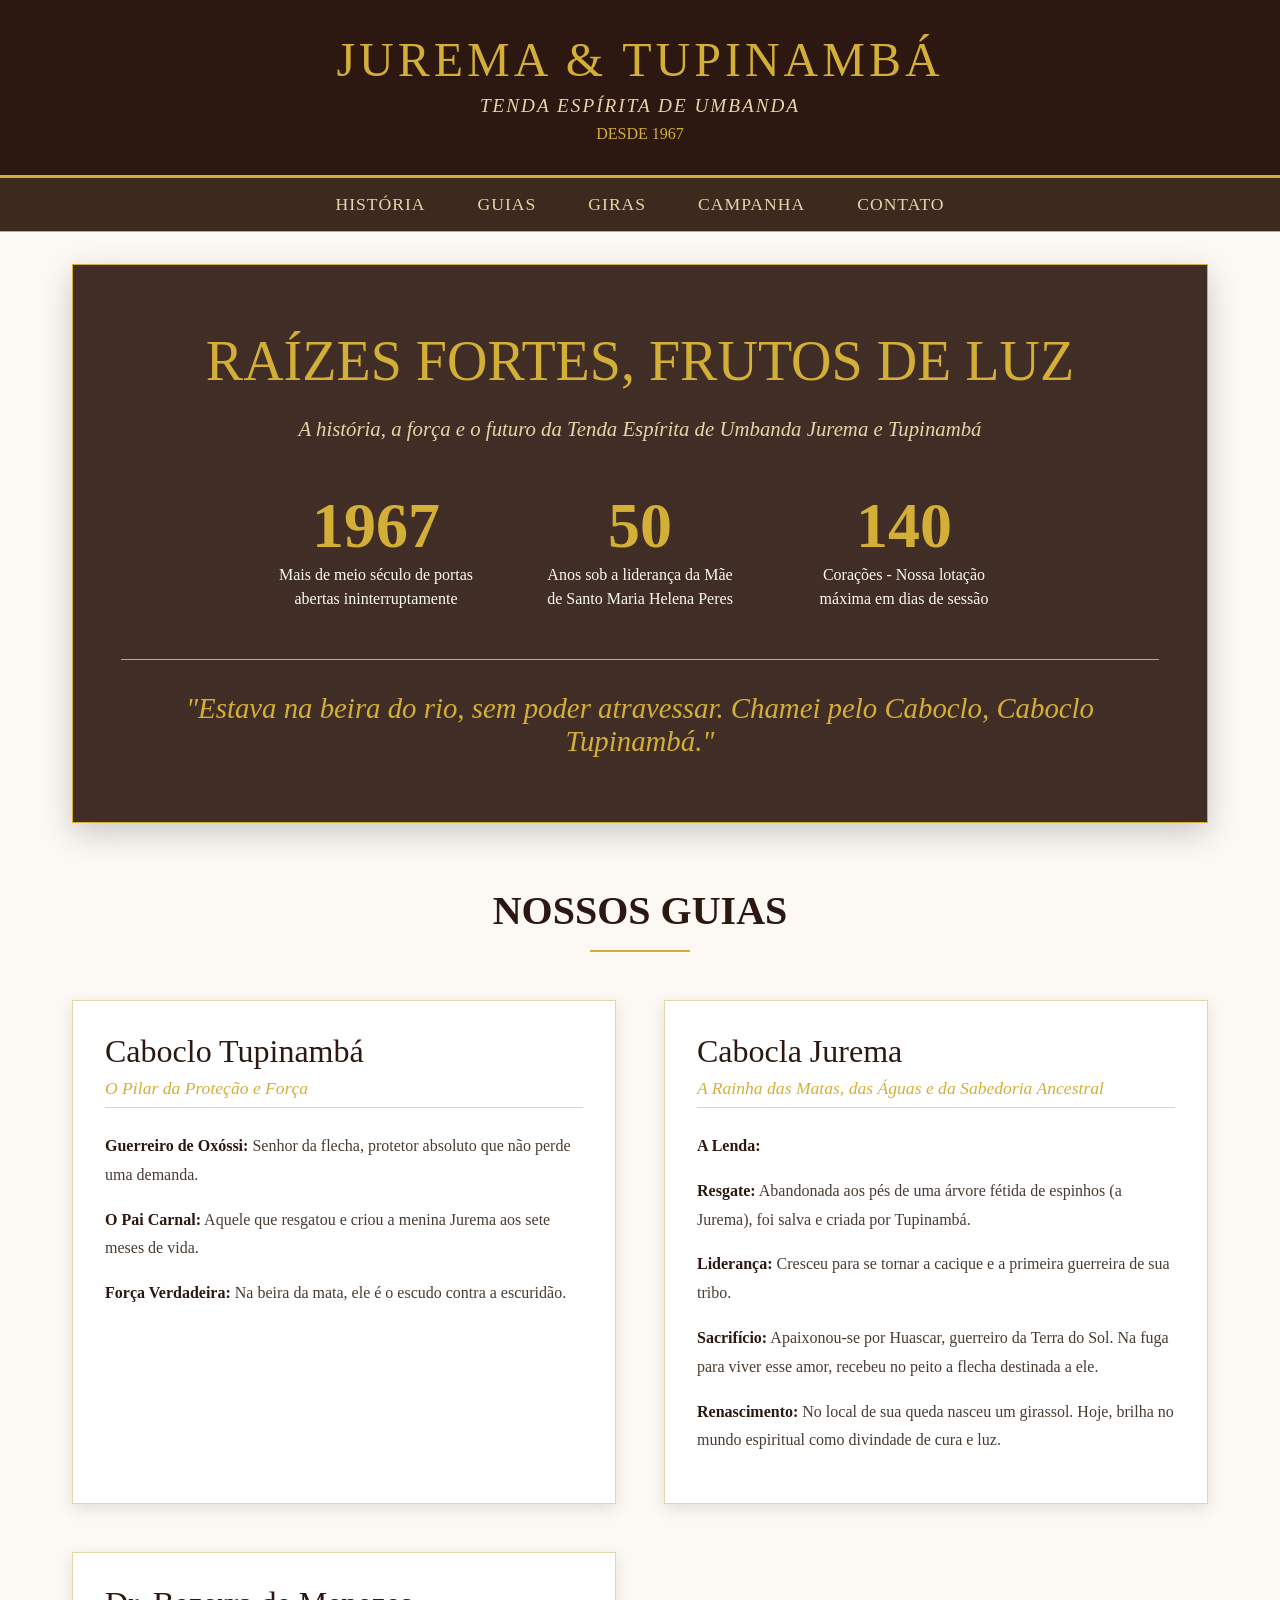
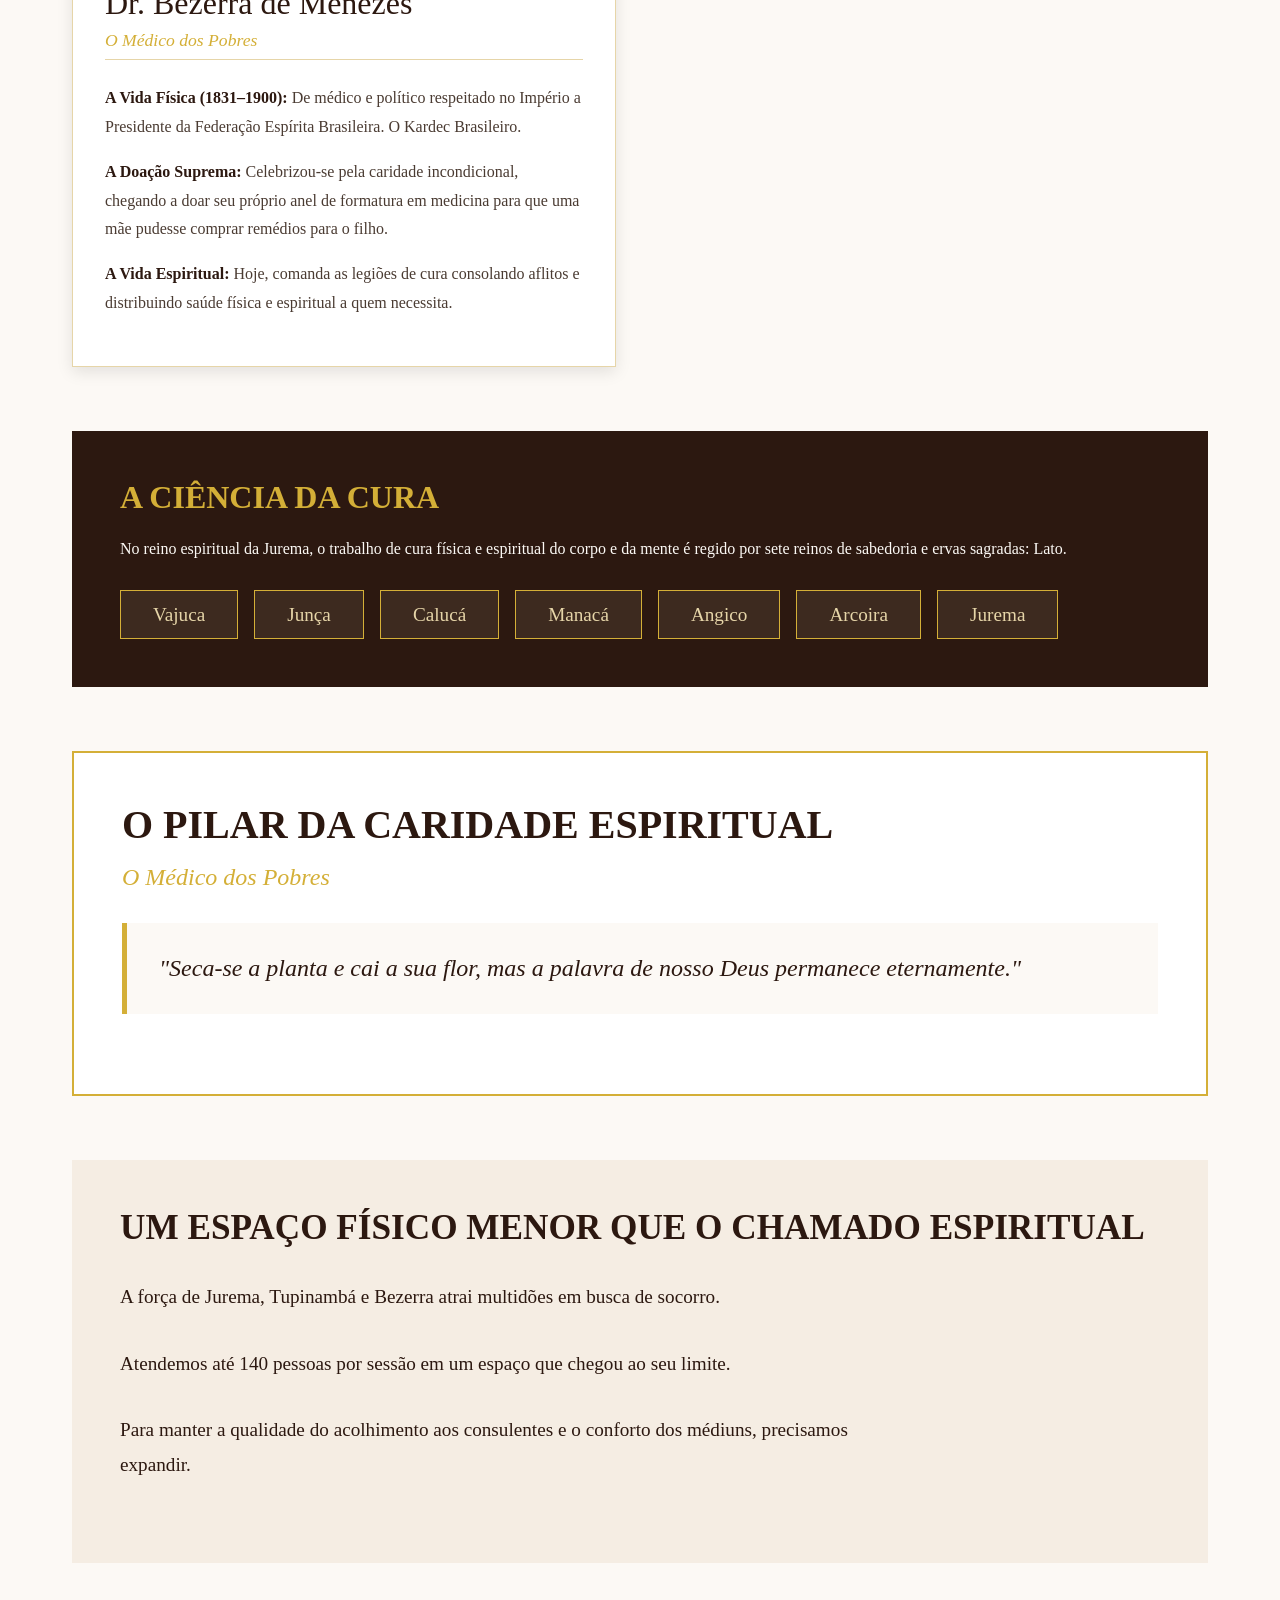
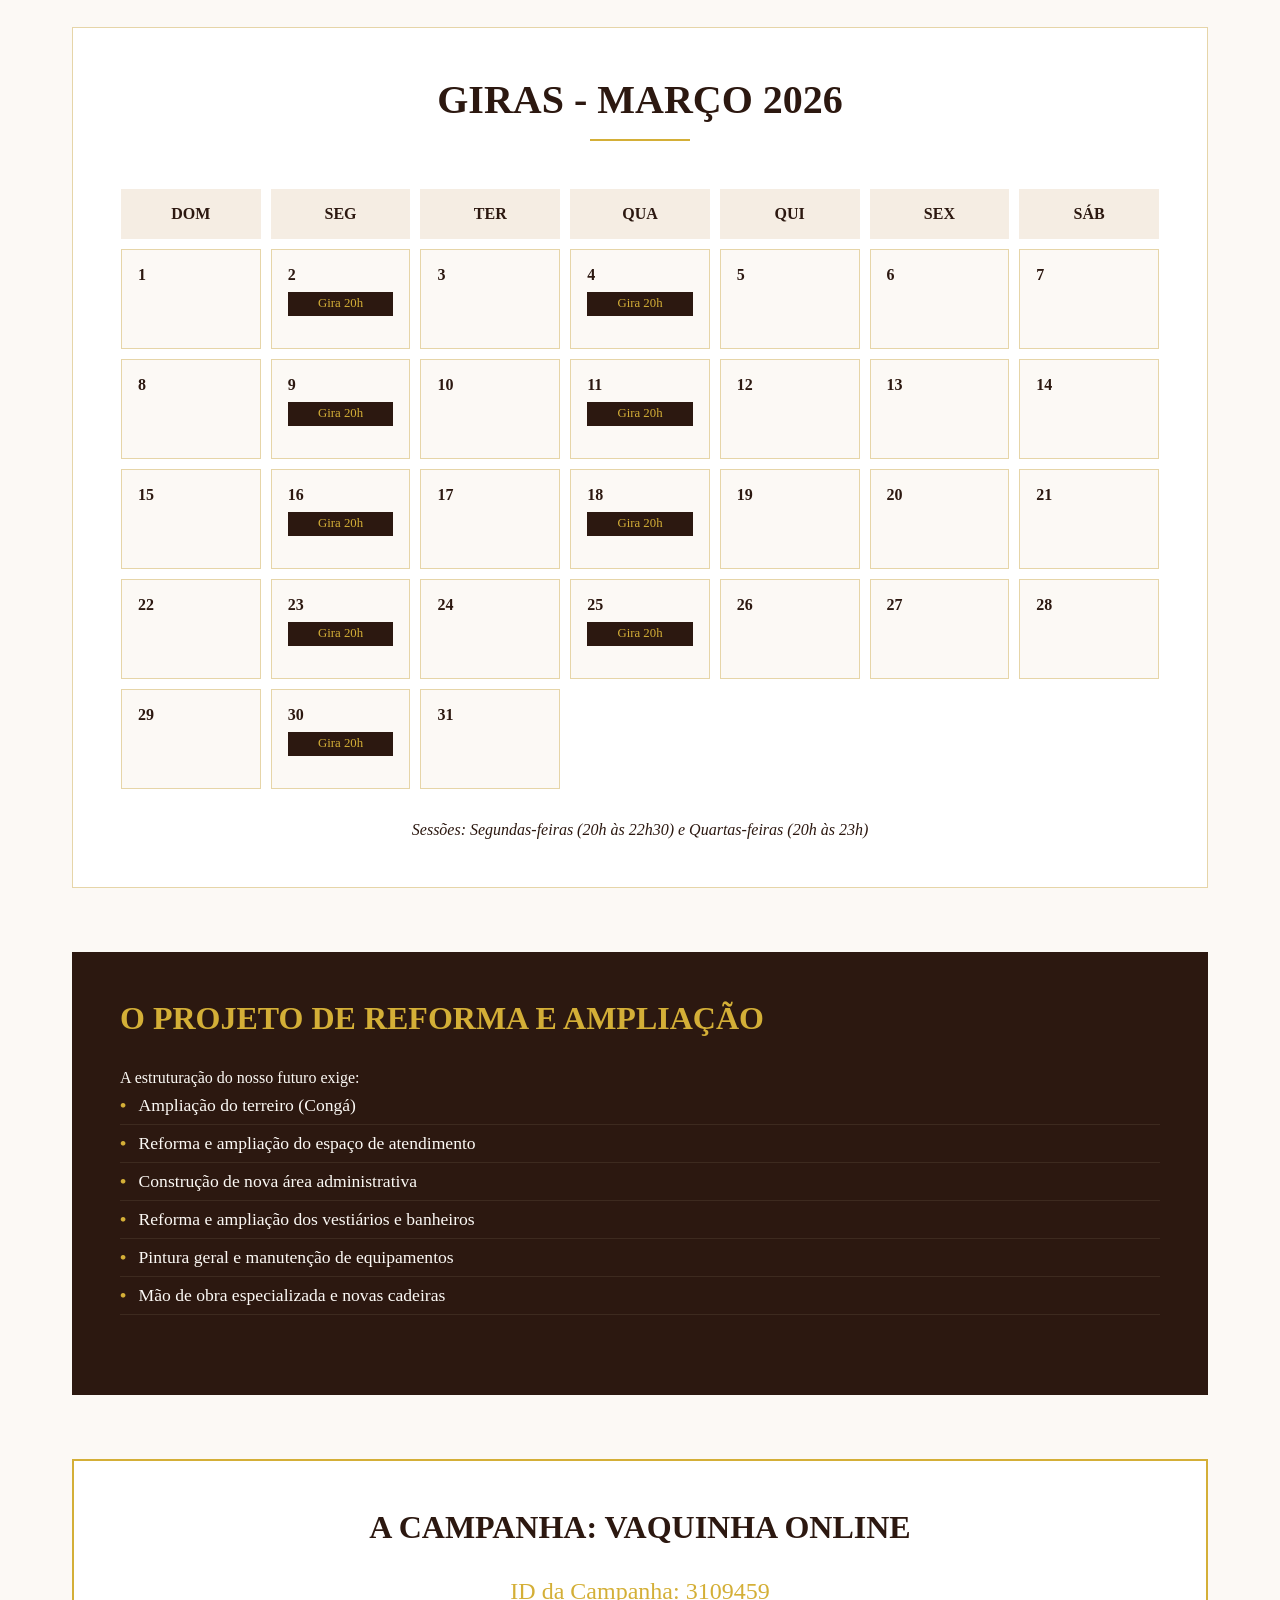
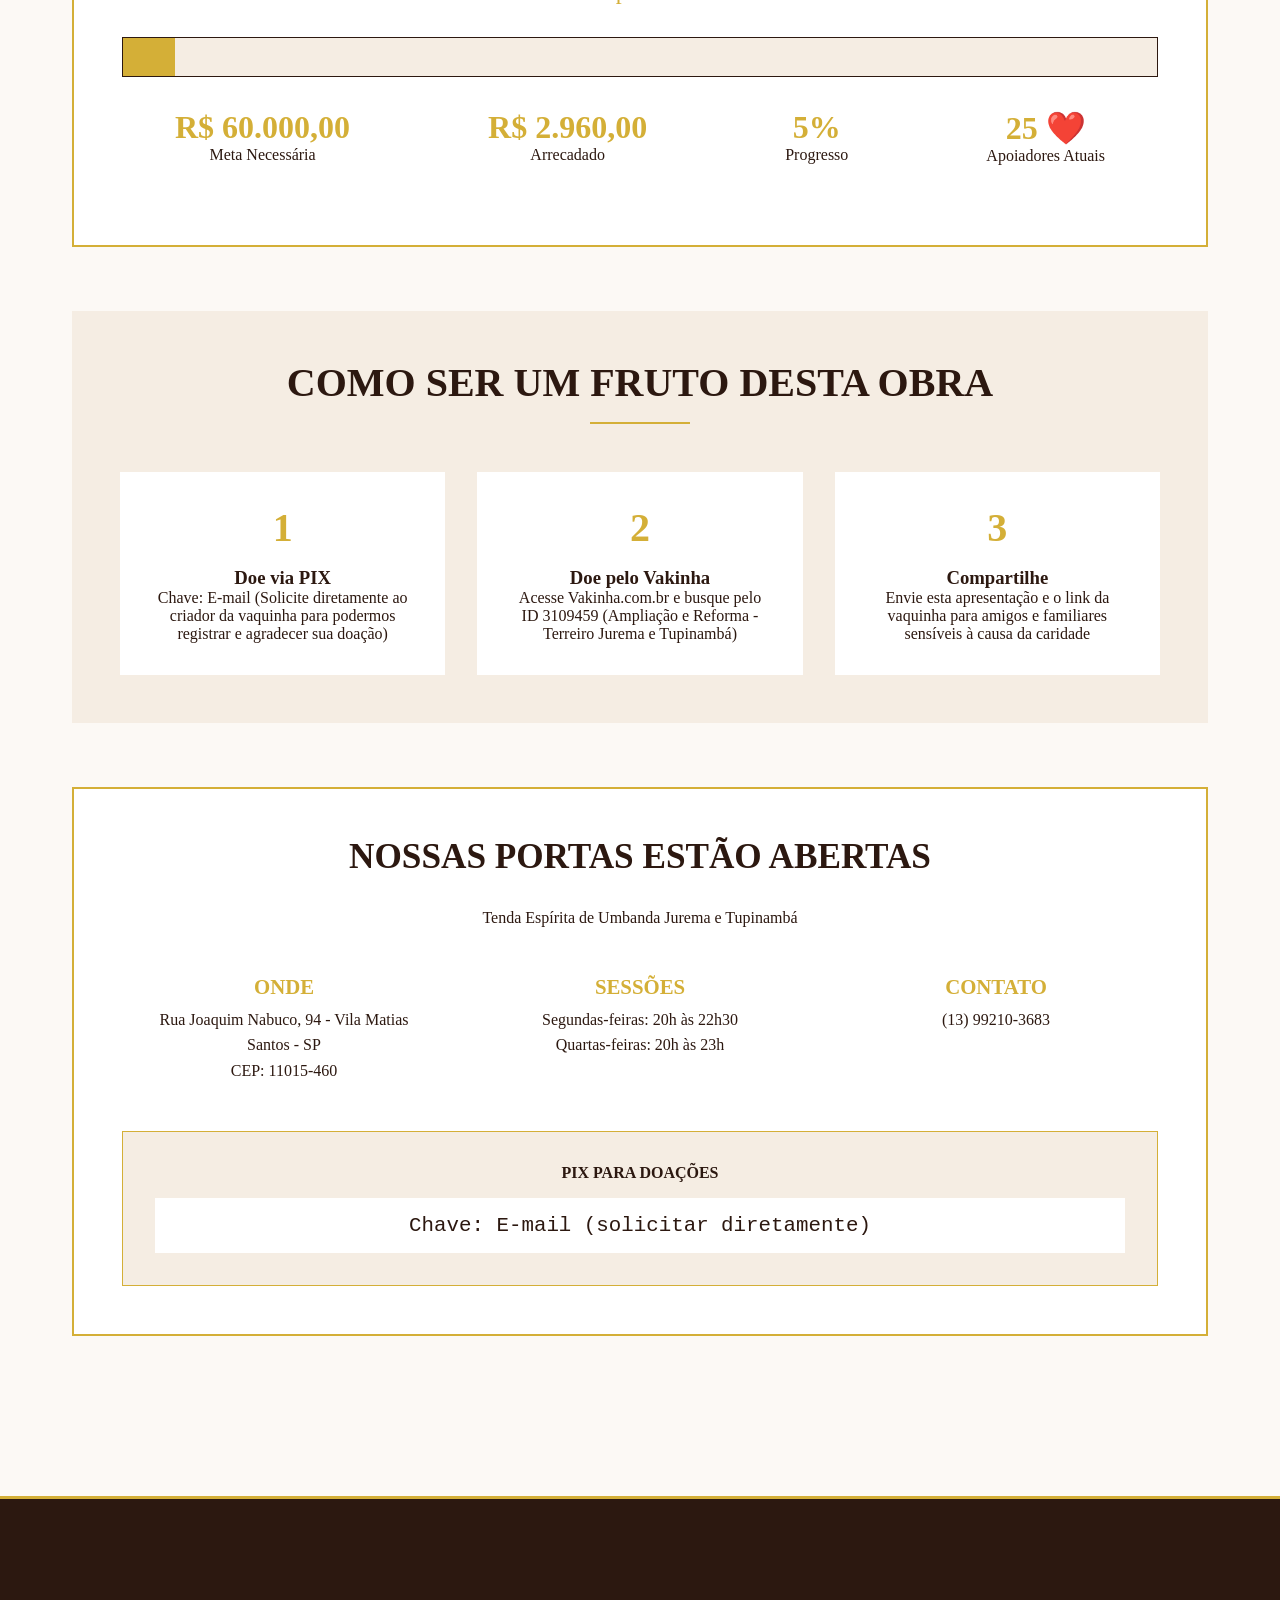
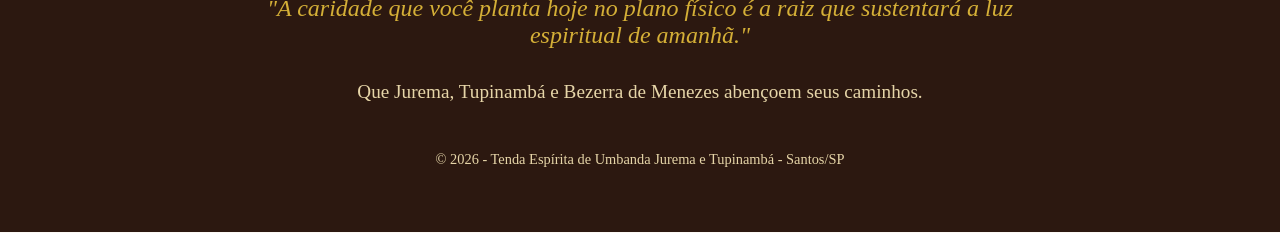
<file: medium.html>
<!DOCTYPE html>
<html lang="pt-BR">
<head>
    <meta charset="UTF-8">
    <meta name="viewport" content="width=device-width, initial-scale=1.0">
    <title>Médium - Jurema & Tupinambá</title>
    <link rel="stylesheet" href="style.css">
    <style>
        .perfil-medium {
            display: flex;
            align-items: center;
            gap: 2rem;
            margin-bottom: 2rem;
            padding: 2rem;
            background: white;
            border-radius: 15px;
        }
        
        .perfil-foto {
            width: 100px;
            height: 100px;
            border-radius: 50%;
            background: var(--light);
            display: flex;
            align-items: center;
            justify-content: center;
            font-size: 3rem;
            border: 3px solid var(--gold);
        }
        
        .perfil-info h2 {
            color: var(--primary);
            margin-bottom: 0.5rem;
        }
        
        .perfil-info p {
            color: #666;
            margin-bottom: 0.3rem;
        }
        
        .proxima-gira {
            background: linear-gradient(135deg, var(--primary), var(--secondary));
            color: white;
            padding: 2rem;
            border-radius: 15px;
            margin-bottom: 2rem;
        }
        
        .proxima-gira h3 {
            color: var(--gold);
            margin-bottom: 1rem;
        }
        
        .proxima-gira-info {
            font-size: 1.2rem;
            margin-bottom: 1rem;
        }
    </style>
</head>
<body>
    <header class="sistema-header">
        <nav class="sistema-nav">
            <div class="sistema-logo">JUREMA & TUPINAMBÁ</div>
            <div class="sistema-usuario">
                <div class="sistema-usuario-info">
                    <div class="sistema-usuario-nome" id="usuario-nome">João de Oxóssi</div>
                    <div class="sistema-usuario-perfil" id="usuario-perfil">Médium de Consulta</div>
                </div>
                <button class="sistema-logout" onclick="logout()">Sair</button>
            </div>
        </nav>
    </header>

    <main class="sistema-main">
        <!-- Perfil do Médium -->
        <div class="perfil-medium">
            <div class="perfil-foto">👨</div>
            <div class="perfil-info">
                <h2>João de Oxóssi</h2>
                <p><strong>Nome Espiritual:</strong> Caboclo Sete Flechas</p>
                <p><strong>Contato:</strong> (13) 99999-9999</p>
                <p><strong>Emergência:</strong> Maria - (13) 98888-8888</p>
            </div>
        </div>

        <!-- Próxima Gira -->
        <div class="proxima-gira">
            <h3>📅 Próxima Gira</h3>
            <div class="proxima-gira-info">
                <strong>09/03/2026 - 20:00</strong> - Gira de Caboclos (Linha de Oxóssi)
            </div>
            <div class="proxima-gira-info">
                Vagas: 8/10 • Médiuns confirmados: 8
            </div>
            <button class="btn btn-gold" onclick="confirmarPresenca()">✓ Confirmar Presença</button>
        </div>

        <!-- Próximas Giras -->
        <div class="card">
            <div class="card-header">
                <h2><i>📅</i> Próximas Giras</h2>
            </div>
            
            <div class="table-responsive">
                <table>
                    <thead>
                        <tr>
                            <th>Data</th>
                            <th>Gira</th>
                            <th>Horário</th>
                            <th>Linha</th>
                            <th>Status</th>
                            <th>Ação</th>
                        </tr>
                    </thead>
                    <tbody>
                        <tr>
                            <td>09/03/2026</td>
                            <td>Gira de Caboclos</td>
                            <td>20:00</td>
                            <td>Oxóssi</td>
                            <td><span class="status-badge status-confirmado">Confirmado</span></td>
                            <td><button class="btn btn-success btn-small" disabled>✓ Confirmado</button></td>
                        </tr>
                        <tr>
                            <td>11/03/2026</td>
                            <td>Gira de Pretos Velhos</td>
                            <td>20:00</td>
                            <td>Pai Benedito</td>
                            <td><span class="status-badge status-pendente">Pendente</span></td>
                            <td><button class="btn btn-primary btn-small" onclick="confirmarPresenca()">Confirmar</button></td>
                        </tr>
                        <tr>
                            <td>16/03/2026</td>
                            <td>Gira de Iemanjá</td>
                            <td>19:30</td>
                            <td>Rainha do Mar</td>
                            <td><span class="status-badge status-pendente">Pendente</span></td>
                            <td><button class="btn btn-primary btn-small" onclick="confirmarPresenca()">Confirmar</button></td>
                        </tr>
                    </tbody>
                </table>
            </div>
        </div>

        <!-- Meus Atendimentos -->
        <div class="card">
            <div class="card-header">
                <h2><i>📝</i> Meus Atendimentos</h2>
            </div>
            
            <div class="table-responsive">
                <table>
                    <thead>
                        <tr>
                            <th>Data</th>
                            <th>Consulente</th>
                            <th>Tipo</th>
                            <th>Horário</th>
                            <th>Status</th>
                        </tr>
                    </thead>
                    <tbody>
                        <tr>
                            <td>09/03/2026</td>
                            <td>Roberto Silva</td>
                            <td>Sócio</td>
                            <td>20:00</td>
                            <td><span class="status-badge status-confirmado">Agendado</span></td>
                        </tr>
                        <tr>
                            <td>09/03/2026</td>
                            <td>Maria Oliveira</td>
                            <td>Não Sócio</td>
                            <td>20:30</td>
                            <td><span class="status-badge status-confirmado">Agendado</span></td>
                        </tr>
                    </tbody>
                </table>
            </div>
        </div>
    </main>

    <script src="script.js"></script>
    <script>
        // Verificar autenticação
        const usuario = verificarAutenticacao(['medium']);
        
        function confirmarPresenca() {
            mostrarAlerta('Presença confirmada! Obrigado por integrar nossa corrente.', 'success');
        }
    </script>
</body>
</html>
</file>
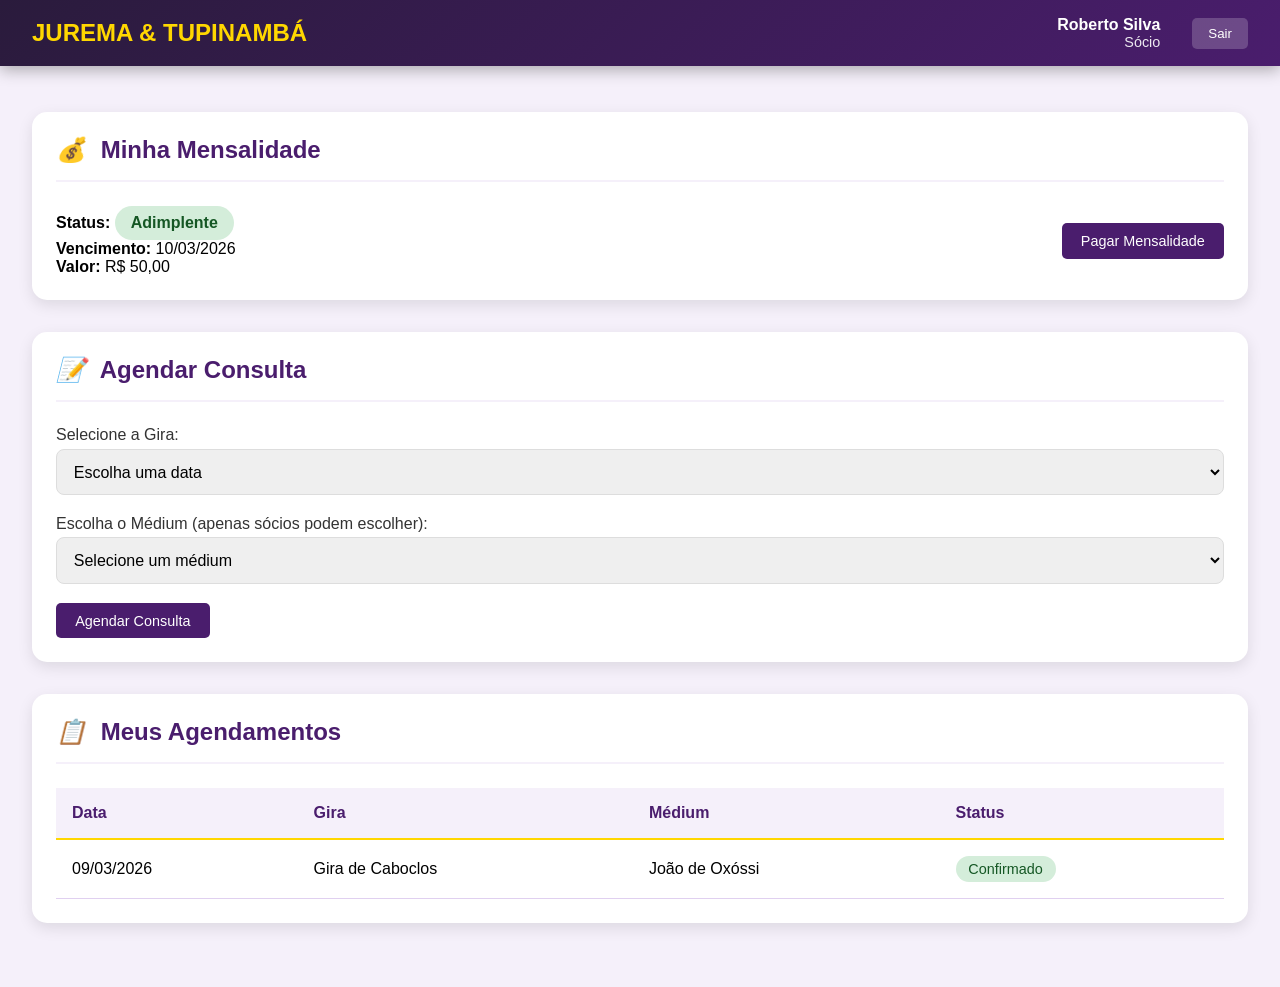
<file: socio.html>
<!DOCTYPE html>
<html lang="pt-BR">
<head>
    <meta charset="UTF-8">
    <meta name="viewport" content="width=device-width, initial-scale=1.0">
    <title>Sócio - Jurema & Tupinambá</title>
    <link rel="stylesheet" href="style.css">
    <style>
        .status-socio {
            display: inline-block;
            padding: 0.5rem 1rem;
            border-radius: 20px;
            font-weight: bold;
        }
        
        .status-adimplente {
            background: #d4edda;
            color: #155724;
        }
        
        .status-inadimplente {
            background: #f8d7da;
            color: #721c24;
        }
        
        .upload-area {
            border: 2px dashed var(--primary);
            padding: 2rem;
            text-align: center;
            border-radius: 10px;
            cursor: pointer;
            margin: 1rem 0;
        }
        
        .upload-area:hover {
            background: var(--light);
        }
    </style>
</head>
<body>
    <header class="sistema-header">
        <nav class="sistema-nav">
            <div class="sistema-logo">JUREMA & TUPINAMBÁ</div>
            <div class="sistema-usuario">
                <div class="sistema-usuario-info">
                    <div class="sistema-usuario-nome" id="usuario-nome">Roberto Silva</div>
                    <div class="sistema-usuario-perfil" id="usuario-perfil">Sócio</div>
                </div>
                <button class="sistema-logout" onclick="logout()">Sair</button>
            </div>
        </nav>
    </header>

    <main class="sistema-main">
        <!-- Status do Sócio -->
        <div class="card">
            <div class="card-header">
                <h2><i>💰</i> Minha Mensalidade</h2>
            </div>
            
            <div style="display: flex; justify-content: space-between; align-items: center;">
                <div>
                    <p><strong>Status:</strong> <span class="status-socio status-adimplente">Adimplente</span></p>
                    <p><strong>Vencimento:</strong> 10/03/2026</p>
                    <p><strong>Valor:</strong> R$ 50,00</p>
                </div>
                
                <div>
                    <button class="btn btn-primary" onclick="abrirModalPagamento()">Pagar Mensalidade</button>
                </div>
            </div>
        </div>

        <!-- Agendar Consulta -->
        <div class="card">
            <div class="card-header">
                <h2><i>📝</i> Agendar Consulta</h2>
            </div>
            
            <form onsubmit="agendarConsulta(event)">
                <div class="form-group">
                    <label>Selecione a Gira:</label>
                    <select required>
                        <option value="">Escolha uma data</option>
                        <option value="1">09/03/2026 - Gira de Caboclos - 20h</option>
                        <option value="2">11/03/2026 - Gira de Pretos Velhos - 20h</option>
                        <option value="3">16/03/2026 - Gira de Iemanjá - 19h30</option>
                    </select>
                </div>
                
                <div class="form-group">
                    <label>Escolha o Médium (apenas sócios podem escolher):</label>
                    <select required>
                        <option value="">Selecione um médium</option>
                        <option value="1">João de Oxóssi (Caboclo Sete Flechas)</option>
                        <option value="2">Maria de Iemanjá (Cabocla Jurema)</option>
                    </select>
                </div>
                
                <button type="submit" class="btn btn-primary">Agendar Consulta</button>
            </form>
        </div>

        <!-- Meus Agendamentos -->
        <div class="card">
            <div class="card-header">
                <h2><i>📋</i> Meus Agendamentos</h2>
            </div>
            
            <div class="table-responsive">
                <table>
                    <thead>
                        <tr>
                            <th>Data</th>
                            <th>Gira</th>
                            <th>Médium</th>
                            <th>Status</th>
                        </tr>
                    </thead>
                    <tbody>
                        <tr>
                            <td>09/03/2026</td>
                            <td>Gira de Caboclos</td>
                            <td>João de Oxóssi</td>
                            <td><span class="status-badge status-confirmado">Confirmado</span></td>
                        </tr>
                    </tbody>
                </table>
            </div>
        </div>

        <!-- Modal Pagamento -->
        <div class="modal" id="modal-pagamento">
            <div class="modal-content">
                <div class="modal-header">
                    <h3>Pagar Mensalidade</h3>
                    <span class="close-modal" onclick="fecharModal('modal-pagamento')">&times;</span>
                </div>
                
                <div style="text-align: center; margin-bottom: 1.5rem;">
                    <p><strong>Valor:</strong> R$ 50,00</p>
                    <p><strong>Vencimento:</strong> 10/03/2026</p>
                </div>
                
                <div class="form-group">
                    <label>Chave PIX:</label>
                    <div style="background: var(--light); padding: 1rem; border-radius: 10px; text-align: center; font-family: monospace; font-size: 1.2rem;">
                        (13) 99668-7038
                    </div>
                    <p style="font-size: 0.9rem; margin-top: 0.5rem;">Dona Helena Peres</p>
                </div>
                
                <div class="upload-area" onclick="document.getElementById('comprovante').click()">
                    📤 Clique para enviar comprovante
                    <input type="file" id="comprovante" style="display: none;" accept="image/*,.pdf">
                </div>
                
                <button class="btn btn-primary" onclick="enviarComprovante()">Enviar Comprovante</button>
            </div>
        </div>
    </main>

    <script src="script.js"></script>
    <script>
        function abrirModalPagamento() {
            document.getElementById('modal-pagamento').classList.add('active');
        }
        
        function fecharModal(modalId) {
            document.getElementById(modalId).classList.remove('active');
        }
        
        function agendarConsulta(event) {
            event.preventDefault();
            mostrarAlerta('Consulta agendada com sucesso!', 'success');
        }
        
        function enviarComprovante() {
            mostrarAlerta('Comprovante enviado! Aguarde confirmação.', 'success');
            fecharModal('modal-pagamento');
        }
        
        // Upload de comprovante
        document.getElementById('comprovante')?.addEventListener('change', function(e) {
            if(e.target.files.length > 0) {
                alert('Comprovante selecionado: ' + e.target.files[0].name);
            }
        });
    </script>
</body>
</html>
</file>
<file: style.css>
/* style.css - Estilos compartilhados do sistema */

:root {
    --primary: #4a1d6d;
    --secondary: #2a1b3c;
    --gold: #ffd700;
    --light: #f5f0fa;
    --text: #333;
    --success: #28a745;
    --danger: #dc3545;
    --warning: #ffc107;
    --info: #17a2b8;
}

* {
    margin: 0;
    padding: 0;
    box-sizing: border-box;
    font-family: 'Segoe UI', Tahoma, Geneva, Verdana, sans-serif;
}

body {
    background: var(--light);
    min-height: 100vh;
}

/* Header do sistema */
.sistema-header {
    background: linear-gradient(135deg, var(--secondary), var(--primary));
    color: white;
    padding: 1rem 2rem;
    position: fixed;
    width: 100%;
    top: 0;
    z-index: 1000;
    box-shadow: 0 4px 15px rgba(0,0,0,0.3);
}

.sistema-nav {
    display: flex;
    justify-content: space-between;
    align-items: center;
    max-width: 1400px;
    margin: 0 auto;
}

.sistema-logo {
    font-size: 1.5rem;
    font-weight: bold;
    color: var(--gold);
}

.sistema-usuario {
    display: flex;
    align-items: center;
    gap: 2rem;
}

.sistema-usuario-info {
    text-align: right;
}

.sistema-usuario-nome {
    font-weight: bold;
}

.sistema-usuario-perfil {
    font-size: 0.9rem;
    opacity: 0.9;
}

.sistema-logout {
    background: rgba(255,255,255,0.2);
    color: white;
    border: none;
    padding: 0.5rem 1rem;
    border-radius: 5px;
    cursor: pointer;
    transition: all 0.3s;
}

.sistema-logout:hover {
    background: rgba(255,255,255,0.3);
}

/* Main content do sistema */
.sistema-main {
    margin-top: 80px;
    padding: 2rem;
    max-width: 1400px;
    margin-left: auto;
    margin-right: auto;
}

/* Cards */
.card {
    background: white;
    border-radius: 15px;
    padding: 1.5rem;
    box-shadow: 0 5px 15px rgba(0,0,0,0.1);
    margin-bottom: 2rem;
}

.card-header {
    display: flex;
    justify-content: space-between;
    align-items: center;
    margin-bottom: 1.5rem;
    padding-bottom: 1rem;
    border-bottom: 2px solid var(--light);
}

.card-header h2 {
    color: var(--primary);
    font-size: 1.5rem;
}

.card-header h2 i {
    margin-right: 0.5rem;
    color: var(--gold);
}

/* Grid */
.grid {
    display: grid;
    grid-template-columns: repeat(auto-fit, minmax(300px, 1fr));
    gap: 1.5rem;
    margin-bottom: 2rem;
}

/* Tabelas */
.table-responsive {
    overflow-x: auto;
}

table {
    width: 100%;
    border-collapse: collapse;
}

table th {
    background: var(--light);
    color: var(--primary);
    font-weight: 600;
    padding: 1rem;
    text-align: left;
    border-bottom: 2px solid var(--gold);
}

table td {
    padding: 1rem;
    border-bottom: 1px solid #e0d0f0;
}

table tr:hover {
    background: var(--light);
}

/* Status badges */
.status-badge {
    display: inline-block;
    padding: 0.3rem 0.8rem;
    border-radius: 20px;
    font-size: 0.9rem;
    font-weight: 500;
}

.status-confirmado {
    background: #d4edda;
    color: #155724;
}

.status-pendente {
    background: #fff3cd;
    color: #856404;
}

.status-andamento {
    background: #cce5ff;
    color: #004085;
}

.status-finalizado {
    background: #e2e3e5;
    color: #383d41;
}

/* Botões */
.btn {
    display: inline-block;
    padding: 0.6rem 1.2rem;
    border: none;
    border-radius: 5px;
    font-size: 0.9rem;
    font-weight: 500;
    cursor: pointer;
    transition: all 0.3s;
    text-decoration: none;
    text-align: center;
}

.btn-primary {
    background: var(--primary);
    color: white;
}

.btn-primary:hover {
    background: var(--secondary);
}

.btn-success {
    background: var(--success);
    color: white;
}

.btn-success:hover {
    background: #218838;
}

.btn-warning {
    background: var(--warning);
    color: var(--secondary);
}

.btn-warning:hover {
    background: #e0a800;
}

.btn-danger {
    background: var(--danger);
    color: white;
}

.btn-danger:hover {
    background: #c82333;
}

.btn-outline {
    background: transparent;
    border: 2px solid var(--primary);
    color: var(--primary);
}

.btn-outline:hover {
    background: var(--primary);
    color: white;
}

/* Formulários */
.form-group {
    margin-bottom: 1.2rem;
}

.form-group label {
    display: block;
    margin-bottom: 0.3rem;
    color: var(--text);
    font-weight: 500;
}

.form-group input,
.form-group select,
.form-group textarea {
    width: 100%;
    padding: 0.8rem;
    border: 1px solid #ddd;
    border-radius: 8px;
    font-size: 1rem;
    transition: border-color 0.3s;
}

.form-group input:focus,
.form-group select:focus,
.form-group textarea:focus {
    outline: none;
    border-color: var(--primary);
}

.form-row {
    display: grid;
    grid-template-columns: repeat(auto-fit, minmax(200px, 1fr));
    gap: 1rem;
}

/* Alertas */
.alert {
    padding: 1rem;
    border-radius: 8px;
    margin-bottom: 1rem;
}

.alert-success {
    background: #d4edda;
    color: #155724;
    border: 1px solid #c3e6cb;
}

.alert-warning {
    background: #fff3cd;
    color: #856404;
    border: 1px solid #ffeeba;
}

.alert-danger {
    background: #f8d7da;
    color: #721c24;
    border: 1px solid #f5c6cb;
}

/* Modal */
.modal {
    display: none;
    position: fixed;
    top: 0;
    left: 0;
    width: 100%;
    height: 100%;
    background: rgba(0,0,0,0.5);
    z-index: 2000;
    justify-content: center;
    align-items: center;
}

.modal.active {
    display: flex;
}

.modal-content {
    background: white;
    padding: 2rem;
    border-radius: 15px;
    width: 90%;
    max-width: 600px;
    max-height: 90vh;
    overflow-y: auto;
    position: relative;
}

.modal-header {
    display: flex;
    justify-content: space-between;
    align-items: center;
    margin-bottom: 1.5rem;
    padding-bottom: 1rem;
    border-bottom: 2px solid var(--light);
}

.modal-header h3 {
    color: var(--primary);
}

.close-modal {
    font-size: 1.5rem;
    cursor: pointer;
    color: #666;
}

/* Dashboard */
.dashboard-card {
    background: white;
    border-radius: 15px;
    padding: 1.5rem;
    text-align: center;
    box-shadow: 0 5px 15px rgba(0,0,0,0.1);
}

.dashboard-card .numero {
    font-size: 2.5rem;
    font-weight: bold;
    color: var(--primary);
    margin: 0.5rem 0;
}

.dashboard-card .rotulo {
    color: #666;
    font-size: 0.9rem;
}

/* Calendário mini */
.mini-calendario {
    display: grid;
    grid-template-columns: repeat(7, 1fr);
    gap: 5px;
    margin-top: 1rem;
}

.mini-calendario-dia {
    text-align: center;
    padding: 0.5rem;
    border-radius: 5px;
    background: var(--light);
    font-size: 0.9rem;
}

.mini-calendario-dia.tem-gira {
    background: var(--primary);
    color: white;
    font-weight: bold;
}

/* Lista de médiuns */
.medium-foto {
    width: 50px;
    height: 50px;
    border-radius: 50%;
    background: var(--light);
    display: flex;
    align-items: center;
    justify-content: center;
    font-size: 1.5rem;
    color: var(--primary);
}

.medium-info {
    display: flex;
    align-items: center;
    gap: 1rem;
}

.medium-nome {
    font-weight: bold;
    color: var(--primary);
}

.medium-espiritual {
    font-size: 0.9rem;
    color: #666;
    font-style: italic;
}

/* Responsividade */
@media (max-width: 768px) {
    .sistema-nav {
        flex-direction: column;
        gap: 1rem;
    }
    
    .sistema-usuario {
        width: 100%;
        justify-content: space-between;
    }
    
    .grid {
        grid-template-columns: 1fr;
    }
    
    .form-row {
        grid-template-columns: 1fr;
    }
}
</file>
